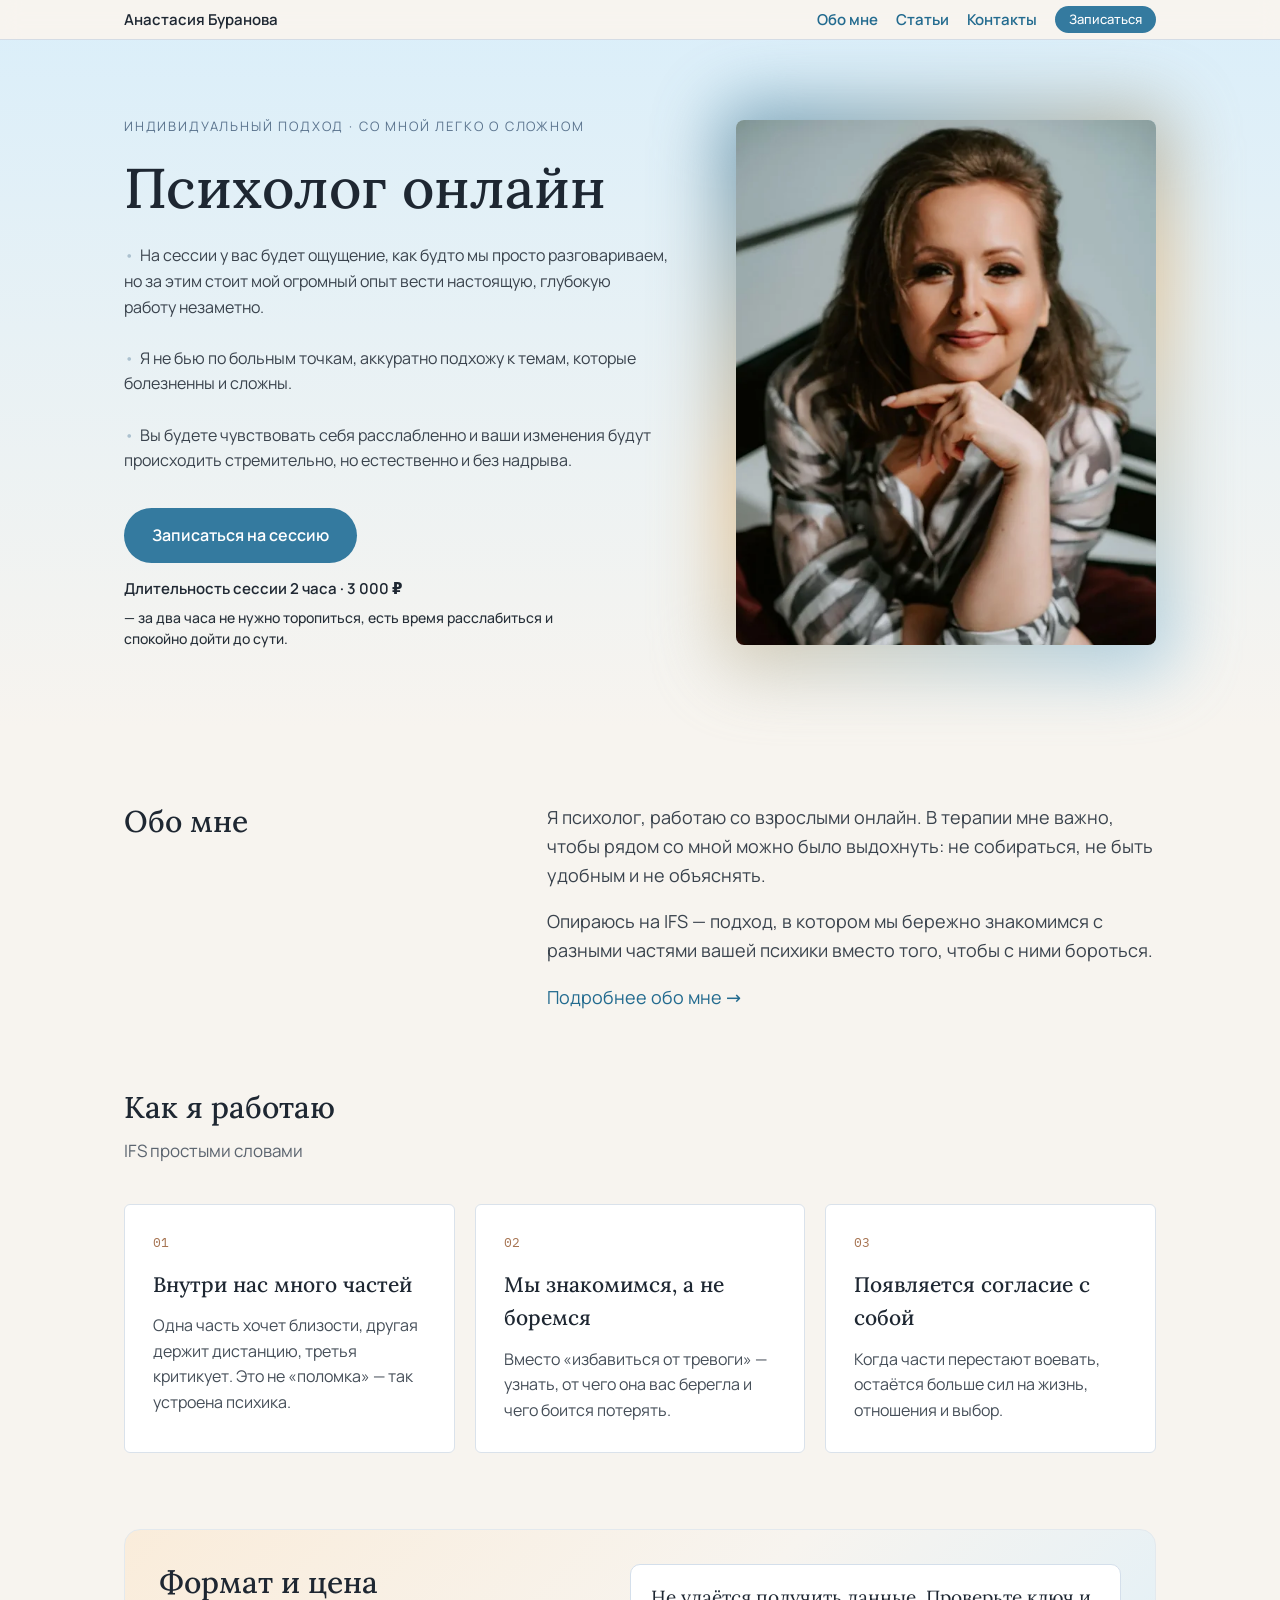
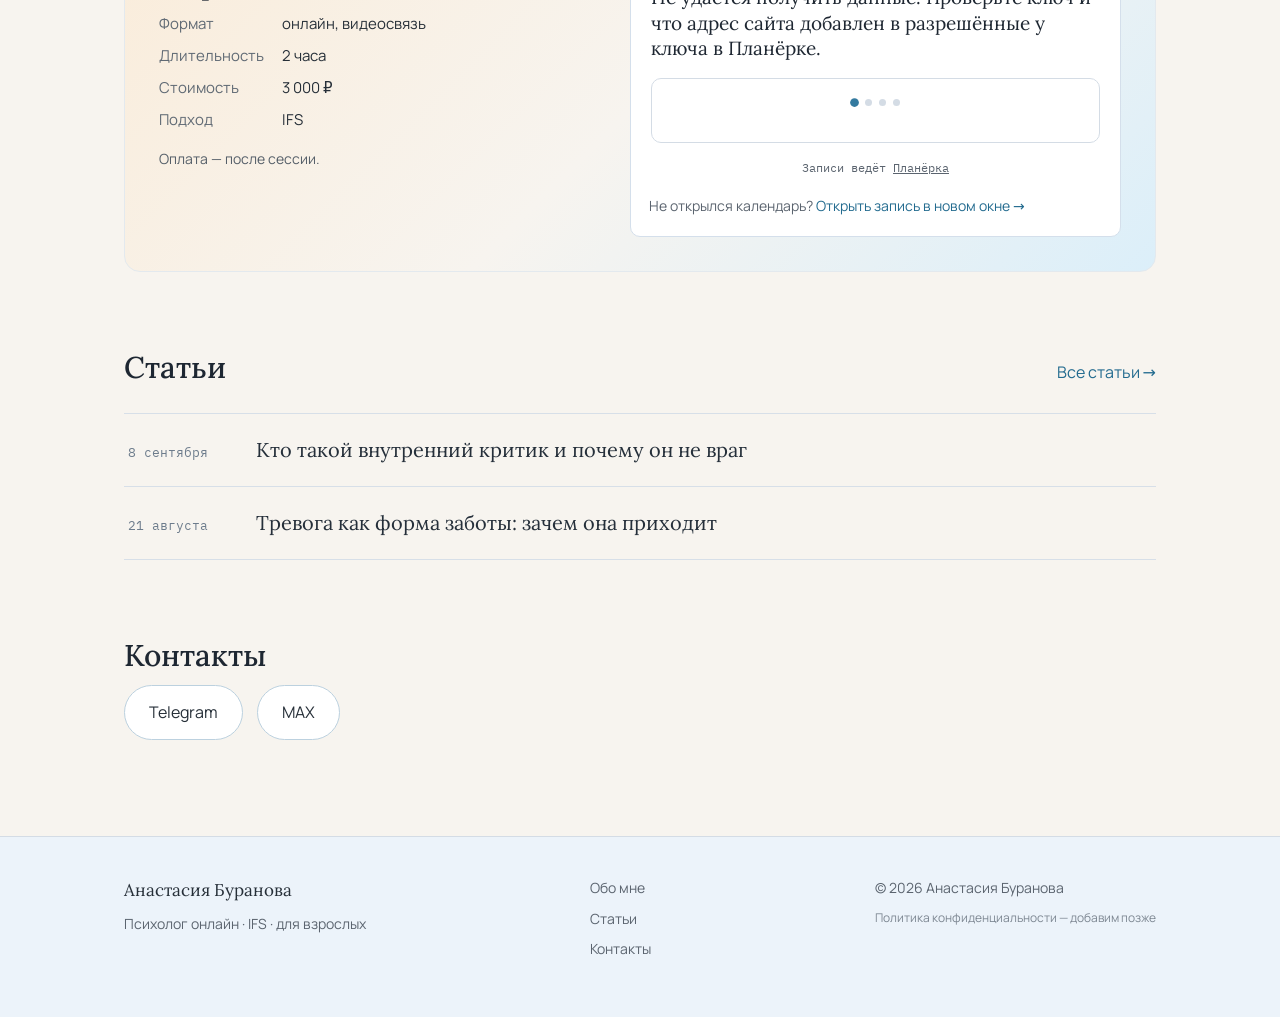
<file: index.html>
<!DOCTYPE html>
<html lang="ru">
<head>
<meta charset="utf-8">
<meta name="viewport" content="width=device-width, initial-scale=1">
<title>Психолог Анастасия Буранова — онлайн, IFS</title>
<meta name="description" content="Психолог Анастасия Буранова — онлайн-терапия для взрослых в подходе IFS. Мягко и без осуждения: тревога, внутренний критик, травма. Сессия 2 часа, 3 000 ₽.">
<link rel="canonical" href="https://buranova-psyholog.ru/">
<meta name="robots" content="index, follow">
<meta property="og:type" content="website">
<meta property="og:locale" content="ru_RU">
<meta property="og:site_name" content="Анастасия Буранова — психолог">
<meta property="og:title" content="Психолог Анастасия Буранова — онлайн, IFS">
<meta property="og:description" content="Психолог Анастасия Буранова — онлайн-терапия для взрослых в подходе IFS. Мягко и без осуждения: тревога, внутренний критик, травма. Сессия 2 часа, 3 000 ₽.">
<meta property="og:url" content="https://buranova-psyholog.ru/">
<meta property="og:image" content="https://buranova-psyholog.ru/assets/og-cover.jpg">
<meta property="og:image:width" content="1200">
<meta property="og:image:height" content="630">
<meta property="og:image:alt" content="Анастасия Буранова — психолог онлайн, метод IFS">
<meta name="twitter:card" content="summary_large_image">
<link rel="icon" href="favicon.svg" type="image/svg+xml">
<link rel="preload" href="assets/fonts/Manrope-400-cyrillic.woff2" as="font" type="font/woff2" crossorigin>
<link rel="preload" href="assets/fonts/Lora-400-cyrillic.woff2" as="font" type="font/woff2" crossorigin>
<link rel="stylesheet" href="assets/fonts.css?v=1">
<link rel="stylesheet" href="styles.css?v=13">
<script type="application/ld+json">{"@context":"https://schema.org","@type":"Person","name":"Анастасия Буранова","jobTitle":"Психолог","description":"Психолог онлайн для взрослых, подход IFS.","url":"https://buranova-psyholog.ru/","image":"https://buranova-psyholog.ru/assets/portrait.jpg","knowsLanguage":"ru","alumniOf":{"@type":"CollegeOrUniversity","name":"Московский институт психоанализа"},"hasCredential":{"@type":"EducationalOccupationalCredential","credentialCategory":"degree","name":"Магистратура «Психотерапия постстрессовых расстройств»","recognizedBy":{"@type":"CollegeOrUniversity","name":"Московский институт психоанализа"}},"sameAs":["https://t.me/PsyhologBuranova","https://max.ru/u/f9LHodD0cOL8QOpXr6cqd1ECvLcNhVSHtKZaXZWHkISdkemHGgjxb85lvxg"],"makesOffer":{"@type":"Offer","price":"3000","priceCurrency":"RUB","itemOffered":{"@type":"Service","name":"Онлайн-консультация психолога (IFS), 2 часа","serviceType":"Психологическая консультация"}}}</script>
  <!-- Yandex.Metrika counter -->
  <script type="text/javascript">
      (function(m,e,t,r,i,k,a){
          m[i]=m[i]||function(){(m[i].a=m[i].a||[]).push(arguments)};
          m[i].l=1*new Date();
          for (var j = 0; j < document.scripts.length; j++) {if (document.scripts[j].src === r) { return; }}
          k=e.createElement(t),a=e.getElementsByTagName(t)[0],k.async=1,k.src=r,a.parentNode.insertBefore(k,a)
      })(window, document,'script','https://mc.yandex.ru/metrika/tag.js?id=112844238', 'ym');

      ym(112844238, 'init', {ssr:true, webvisor:true, clickmap:true, ecommerce:"dataLayer", referrer: document.referrer, url: location.href, accurateTrackBounce:true, trackLinks:true});
  </script>
  <noscript><div><img src="https://mc.yandex.ru/watch/112844238" style="position:absolute; left:-9999px;" alt="" /></div></noscript>
  <!-- /Yandex.Metrika counter -->
<script type="application/ld+json">{"@context":"https://schema.org","@type":"Service","serviceType":"Психологическая консультация онлайн","name":"Онлайн-консультация психолога в подходе IFS","description":"Индивидуальные онлайн-консультации для взрослых в подходе IFS (терапия внутренних семейных систем): тревога, внутренний критик, стыд и вина, принятие себя.","url":"https://buranova-psyholog.ru/","image":"https://buranova-psyholog.ru/assets/og-cover.jpg","provider":{"@type":"Person","name":"Анастасия Буранова","url":"https://buranova-psyholog.ru/about.html"},"areaServed":{"@type":"Country","name":"Россия"},"availableChannel":{"@type":"ServiceChannel","serviceUrl":"https://buranova-psyholog.ru/contacts.html","availableLanguage":{"@type":"Language","name":"Russian","alternateName":"ru"}},"offers":{"@type":"Offer","price":"3000","priceCurrency":"RUB","availability":"https://schema.org/InStock","url":"https://buranova-psyholog.ru/#booking","description":"Сессия 2 часа, онлайн по видеосвязи. Оплата после сессии."}}</script>
</head>
<body>
<div class="page">
  <header class="site-header">
    <div class="bar">
      <a href="index.html" class="brand">Анастасия&nbsp;Буранова</a>
      <nav class="nav">
        <a href="about.html" class="nav-lnk">Обо мне</a>
        <a href="blog.html" class="nav-lnk">Статьи</a>
        <a href="contacts.html" class="nav-lnk">Контакты</a>
        <a href="index.html#booking" class="cta cta-sm">Записаться</a>
      </nav>
    </div>
  </header>
  <main>
    <section class="hero">
      <div class="hero-inner">
        <div class="hero-copy">
          <p class="eyebrow">индивидуальный подход · со мной легко о сложном</p>
          <h1 class="hero-h1">Психолог онлайн</h1>
          <div class="hero-lead">
            <p>На сессии у вас будет ощущение, как будто мы просто разговариваем, но за этим стоит мой огромный опыт вести настоящую, глубокую работу незаметно.</p>
            <p>Я не бью по больным точкам, аккуратно подхожу к темам, которые болезненны и сложны.</p>
            <p>Вы будете чувствовать себя расслабленно и ваши изменения будут происходить стремительно, но естественно и без надрыва.</p>
          </div>
          <div class="hero-cta">
            <a href="#booking" class="cta">Записаться на сессию</a>
            <span class="hero-price">
              <b>Длительность сессии 2 часа · 3 000 ₽</b>
              <span class="hero-price-sub">— за два часа не нужно торопиться, есть время расслабиться и спокойно дойти до сути.</span>
            </span>
          </div>
        </div>
        <div class="hero-photo">
          <picture>
            <source type="image/webp" srcset="assets/portrait-600.webp 600w, assets/portrait-900.webp 900w" sizes="(max-width:760px) 92vw, 420px">
            <img src="assets/portrait.jpg" alt="Анастасия Буранова, психолог" width="420" height="525" fetchpriority="high" decoding="async">
          </picture>
        </div>
      </div>
    </section>

    <section class="wrap sec">
      <div class="about-brief">
        <h2 class="h2">Обо мне</h2>
        <div class="about-brief-text">
          <p>Я психолог, работаю со взрослыми онлайн. В терапии мне важно, чтобы рядом со мной можно было выдохнуть: не собираться, не быть удобным и не объяснять.</p>
          <p>Опираюсь на IFS — подход, в котором мы бережно знакомимся с разными частями вашей психики вместо того, чтобы с ними бороться.</p>
          <p><a href="about.html" class="lnk">Подробнее обо мне →</a></p>
        </div>
      </div>
    </section>

    <section class="wrap sec">
      <h2 class="h2">Как я работаю</h2>
      <p class="sec-sub">IFS простыми словами</p>
      <div class="cards">
        <div class="card"><p class="mono num">01</p><h3 class="card-h">Внутри нас много частей</h3><p class="card-p">Одна часть хочет близости, другая держит дистанцию, третья критикует. Это не «поломка» — так устроена психика.</p></div>
        <div class="card"><p class="mono num">02</p><h3 class="card-h">Мы знакомимся, а не боремся</h3><p class="card-p">Вместо «избавиться от тревоги» — узнать, от чего она вас берегла и чего боится потерять.</p></div>
        <div class="card"><p class="mono num">03</p><h3 class="card-h">Появляется согласие с собой</h3><p class="card-p">Когда части перестают воевать, остаётся больше сил на жизнь, отношения и выбор.</p></div>
      </div>
    </section>

    <section id="booking" class="wrap sec">
      <div class="booking">
        <div class="booking-info">
          <h2 class="h2">Формат и цена</h2>
          <dl class="specs">
            <dt>Формат</dt><dd>онлайн, видеосвязь</dd>
            <dt>Длительность</dt><dd>2 часа</dd>
            <dt>Стоимость</dt><dd>3 000 ₽</dd>
            <dt>Подход</dt><dd>IFS</dd>
          </dl>
          <p class="note-soft">Оплата — после сессии.</p>
        </div>
        <div class="booking-col">
      <div class="booking-embed">
        <iframe src="zapis.html" title="Форма записи на сессию" loading="lazy" class="planerka-frame" style="height:340px;min-height:0" scrolling="no"></iframe>
        <p class="booking-fallback">Не открылся календарь? <a href="https://planerka.app/psyhologburanova/120min" target="_blank" rel="noopener" class="lnk">Открыть запись в новом окне →</a></p>
      </div></div>
      </div>
    </section>

    <section class="wrap sec">
      <div class="teaser-head">
        <h2 class="h2">Статьи</h2>
        <a href="blog.html" class="lnk">Все статьи →</a>
      </div>
      <ul class="teaser-list">
          <li class="teaser-item">
            <a href="blog-kto-takoy-vnutrenniy-kritik.html" class="row teaser-row">
              <span class="mono date">8 сентября</span>
              <span class="teaser-title">Кто такой внутренний критик и почему он не враг</span>
            </a>
          </li>
          <li class="teaser-item">
            <a href="blog-trevoga-kak-zabota.html" class="row teaser-row">
              <span class="mono date">21 августа</span>
              <span class="teaser-title">Тревога как форма заботы: зачем она приходит</span>
            </a>
          </li>
      </ul>
    </section>

    <section class="wrap sec sec-contacts-home">
      <h2 class="h2">Контакты</h2>
      <div class="pills">
        <a href="https://t.me/PsyhologBuranova" target="_blank" rel="noopener" class="pill">Telegram</a>
        <a href="https://max.ru/u/f9LHodD0cOL8QOpXr6cqd1ECvLcNhVSHtKZaXZWHkISdkemHGgjxb85lvxg" target="_blank" rel="noopener" class="pill">MAX</a>
      </div>
    </section>
  </main>
  <footer class="site-footer">
    <div class="foot">
      <div class="foot-col">
        <span class="foot-name">Анастасия Буранова</span>
        <span>Психолог онлайн · IFS · для взрослых</span>
      </div>
      <div class="foot-col">
        <a href="about.html">Обо мне</a>
        <a href="blog.html">Статьи</a>
        <a href="contacts.html">Контакты</a>
      </div>
      <div class="foot-col foot-legal">
        <span>© 2026 Анастасия Буранова</span>
        <span class="muted">Политика конфиденциальности — добавим позже</span>
      </div>
    </div>
  </footer>
</div>
<script>
// Подгоняем высоту окна записи точно под содержимое формы — без пустоты снизу.
(function () {
  var frame = document.querySelector(".planerka-frame");
  if (!frame) return;
  function fit(h) { if (h && h > 40) frame.style.height = (h + 2) + "px"; }
  // способ 1 — форма сама сообщает свою высоту
  window.addEventListener("message", function (e) {
    var d = e.data;
    if (d && d.__planerka && typeof d.height === "number") fit(d.height);
  });
  // способ 2 (запасной, тот же домен) — читаем высоту формы напрямую
  function poll() {
    try {
      var doc = frame.contentWindow && frame.contentWindow.document;
      if (doc && doc.body) fit(doc.body.scrollHeight);
    } catch (e) {}
  }
  frame.addEventListener("load", function () { poll(); setInterval(poll, 400); });
  setInterval(poll, 400);
})();
</script>
<script src="app.js" defer></script>
</body>
</html>
</file>
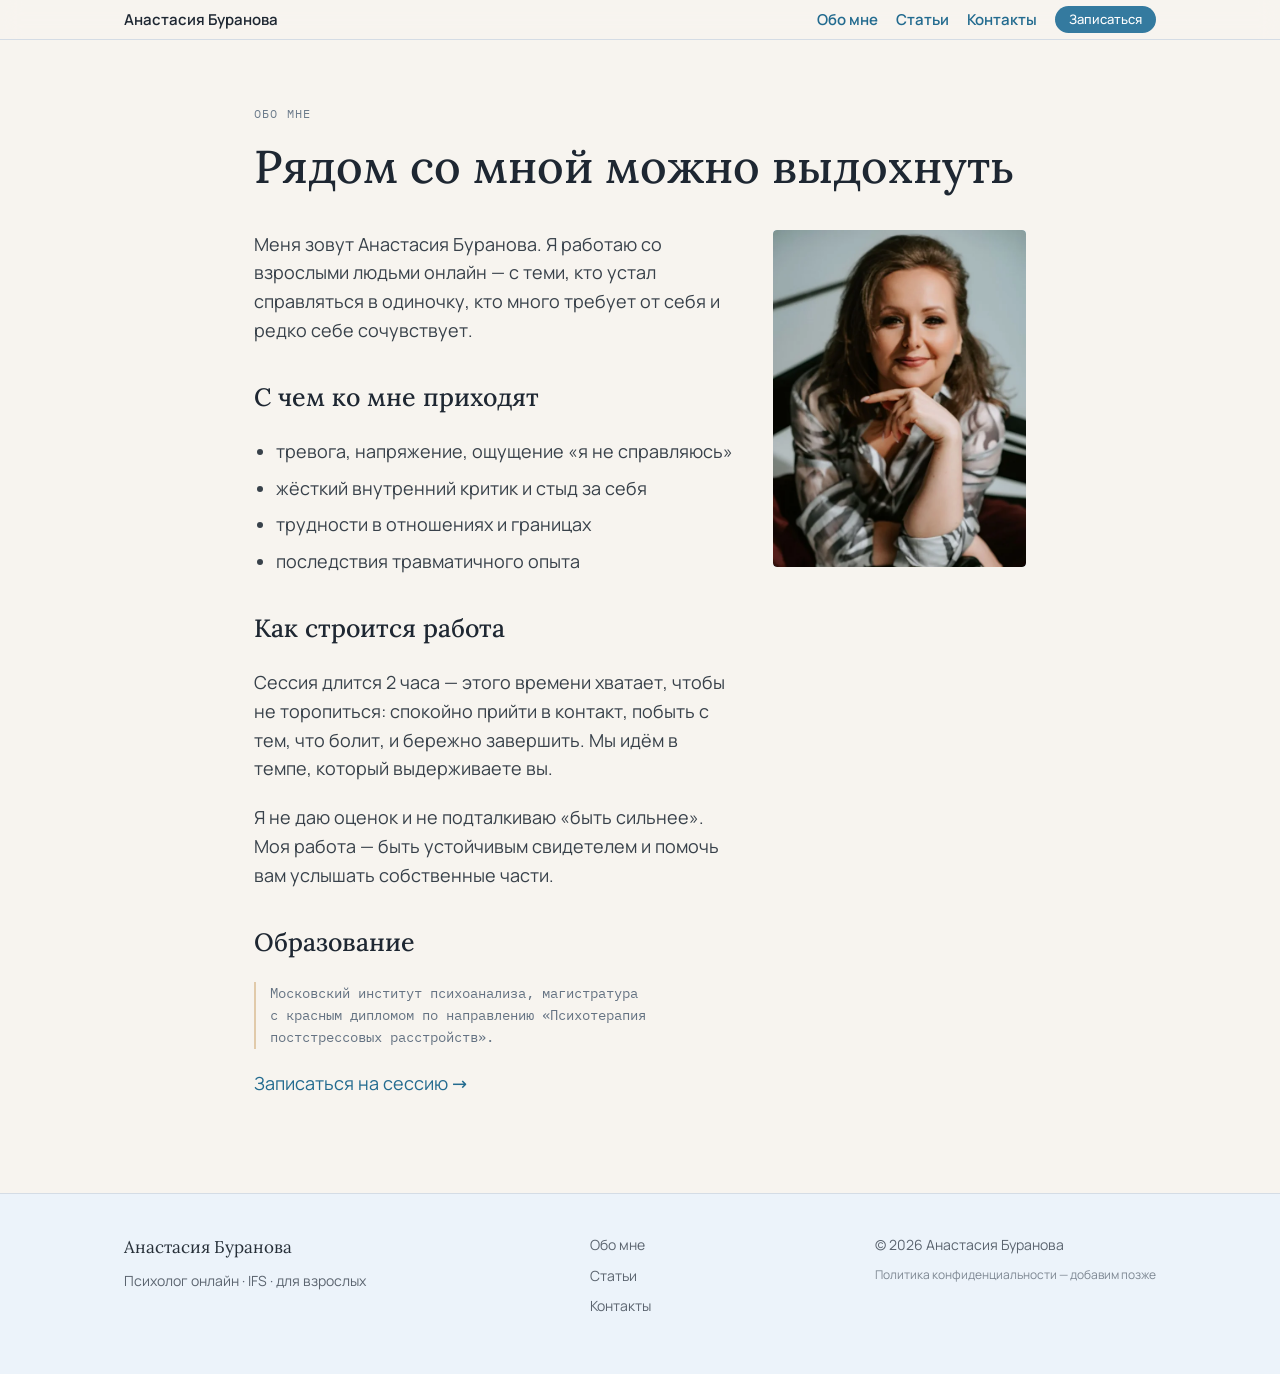
<file: about.html>
<!DOCTYPE html>
<html lang="ru">
<head>
<meta charset="utf-8">
<meta name="viewport" content="width=device-width, initial-scale=1">
<title>Обо мне — Анастасия Буранова, психолог</title>
<meta name="description" content="Анастасия Буранова, психолог онлайн. Работаю со взрослыми в подходе IFS — бережно, без оценок. Образование: Московский институт психоанализа.">
<link rel="canonical" href="https://buranova-psyholog.ru/about.html">
<meta name="robots" content="index, follow">
<meta property="og:type" content="website">
<meta property="og:locale" content="ru_RU">
<meta property="og:site_name" content="Анастасия Буранова — психолог">
<meta property="og:title" content="Обо мне — Анастасия Буранова, психолог">
<meta property="og:description" content="Анастасия Буранова, психолог онлайн. Работаю со взрослыми в подходе IFS — бережно, без оценок. Образование: Московский институт психоанализа.">
<meta property="og:url" content="https://buranova-psyholog.ru/about.html">
<meta property="og:image" content="https://buranova-psyholog.ru/assets/og-cover.jpg">
<meta property="og:image:width" content="1200">
<meta property="og:image:height" content="630">
<meta property="og:image:alt" content="Анастасия Буранова — психолог онлайн, метод IFS">
<meta name="twitter:card" content="summary_large_image">
<link rel="icon" href="favicon.svg" type="image/svg+xml">
<link rel="preload" href="assets/fonts/Manrope-400-cyrillic.woff2" as="font" type="font/woff2" crossorigin>
<link rel="preload" href="assets/fonts/Lora-400-cyrillic.woff2" as="font" type="font/woff2" crossorigin>
<link rel="stylesheet" href="assets/fonts.css?v=1">
<link rel="stylesheet" href="styles.css">

  <!-- Yandex.Metrika counter -->
  <script type="text/javascript">
      (function(m,e,t,r,i,k,a){
          m[i]=m[i]||function(){(m[i].a=m[i].a||[]).push(arguments)};
          m[i].l=1*new Date();
          for (var j = 0; j < document.scripts.length; j++) {if (document.scripts[j].src === r) { return; }}
          k=e.createElement(t),a=e.getElementsByTagName(t)[0],k.async=1,k.src=r,a.parentNode.insertBefore(k,a)
      })(window, document,'script','https://mc.yandex.ru/metrika/tag.js?id=112844238', 'ym');

      ym(112844238, 'init', {ssr:true, webvisor:true, clickmap:true, ecommerce:"dataLayer", referrer: document.referrer, url: location.href, accurateTrackBounce:true, trackLinks:true});
  </script>
  <noscript><div><img src="https://mc.yandex.ru/watch/112844238" style="position:absolute; left:-9999px;" alt="" /></div></noscript>
  <!-- /Yandex.Metrika counter -->
</head>
<body>
<div class="page">
  <header class="site-header">
    <div class="bar">
      <a href="index.html" class="brand">Анастасия&nbsp;Буранова</a>
      <nav class="nav">
        <a href="about.html" class="nav-lnk">Обо мне</a>
        <a href="blog.html" class="nav-lnk">Статьи</a>
        <a href="contacts.html" class="nav-lnk">Контакты</a>
        <a href="index.html#booking" class="cta cta-sm">Записаться</a>
      </nav>
    </div>
  </header>
  <main class="narrow">
    <p class="mono kicker">ОБО МНЕ</p>
    <h1 class="page-h1">Рядом со мной можно выдохнуть</h1>
    <div class="about-grid">
      <div class="about-body">
        <p>Меня зовут Анастасия Буранова. Я работаю со взрослыми людьми онлайн — с теми, кто устал справляться в одиночку, кто много требует от себя и редко себе сочувствует.</p>
        <h2 class="h2-sm">С чем ко мне приходят</h2>
        <ul class="dash-list">
          <li>тревога, напряжение, ощущение «я не справляюсь»</li>
          <li>жёсткий внутренний критик и стыд за себя</li>
          <li>трудности в отношениях и границах</li>
          <li>последствия травматичного опыта</li>
        </ul>
        <h2 class="h2-sm">Как строится работа</h2>
        <p>Сессия длится 2 часа — этого времени хватает, чтобы не торопиться: спокойно прийти в контакт, побыть с тем, что болит, и бережно завершить. Мы идём в темпе, который выдерживаете вы.</p>
        <p>Я не даю оценок и не подталкиваю «быть сильнее». Моя работа — быть устойчивым свидетелем и помочь вам услышать собственные части.</p>
        <h2 class="h2-sm">Образование</h2>
        <p class="edu-note">Московский институт психоанализа, магистратура с красным дипломом по направлению «Психотерапия постстрессовых расстройств».</p>
        <p><a href="index.html#booking" class="lnk">Записаться на сессию →</a></p>
      </div>
      <picture class="about-photo">
        <source type="image/webp" srcset="assets/portrait-600.webp 600w, assets/portrait-900.webp 900w" sizes="(max-width:700px) 60vw, 300px">
        <img src="assets/portrait.jpg" alt="Анастасия Буранова, психолог" width="300" height="400" loading="lazy" decoding="async">
      </picture>
    </div>
  </main>
  <footer class="site-footer">
    <div class="foot">
      <div class="foot-col">
        <span class="foot-name">Анастасия Буранова</span>
        <span>Психолог онлайн · IFS · для взрослых</span>
      </div>
      <div class="foot-col">
        <a href="about.html">Обо мне</a>
        <a href="blog.html">Статьи</a>
        <a href="contacts.html">Контакты</a>
      </div>
      <div class="foot-col foot-legal">
        <span>© 2026 Анастасия Буранова</span>
        <span class="muted">Политика конфиденциальности — добавим позже</span>
      </div>
    </div>
  </footer>
</div>
<script src="app.js" defer></script>
</body>
</html>
</file>
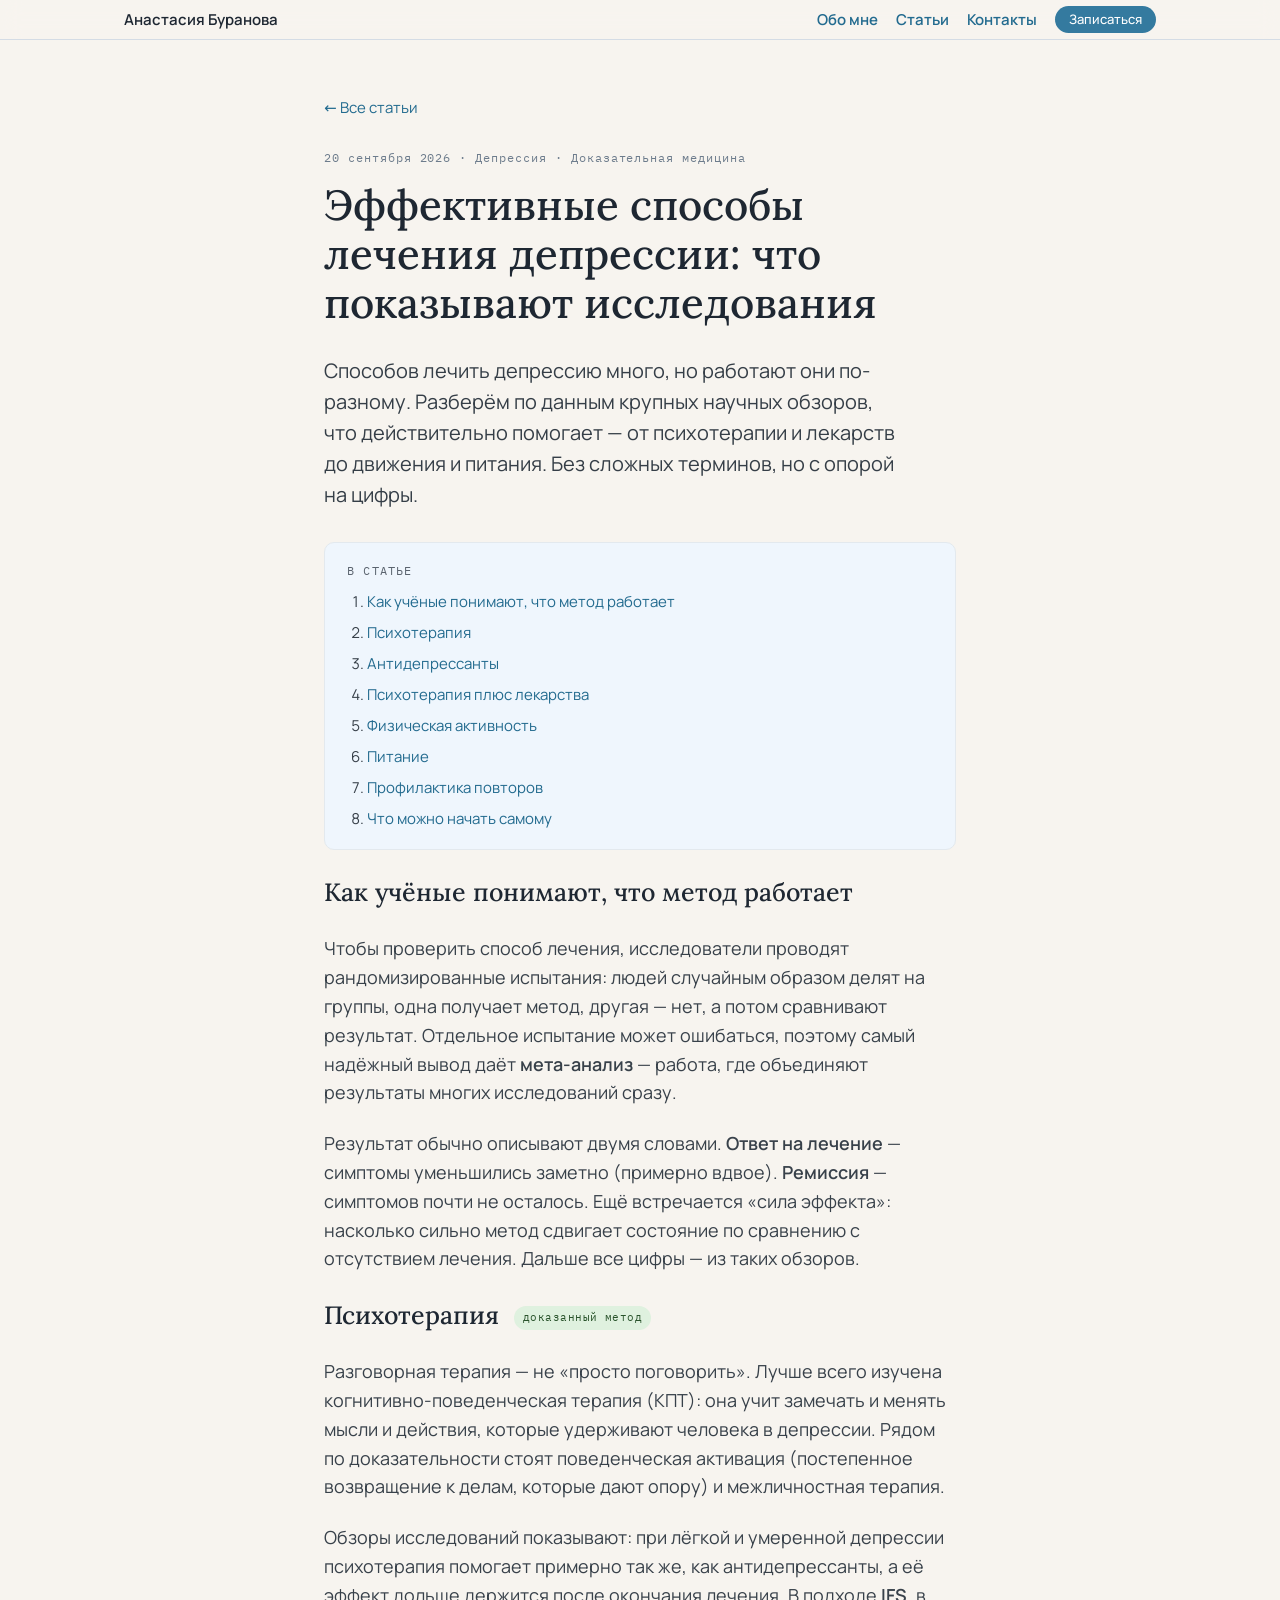
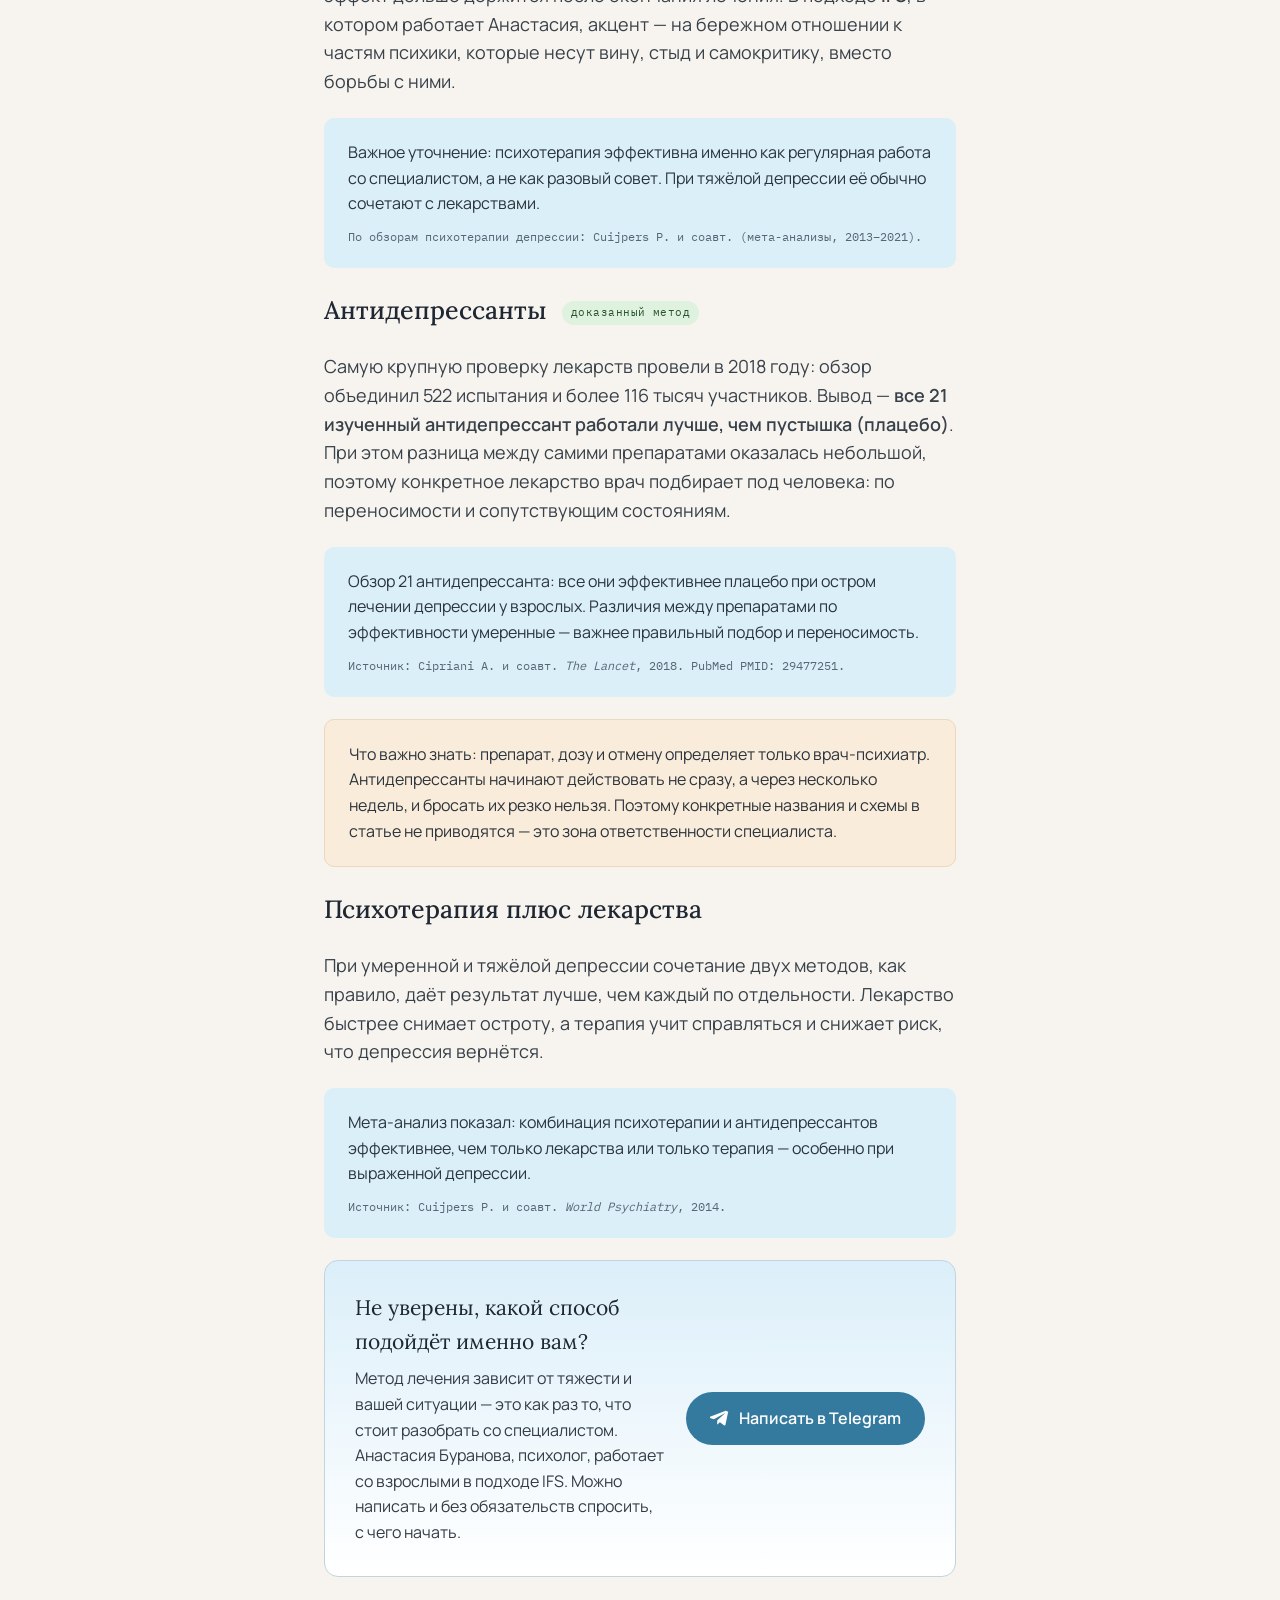
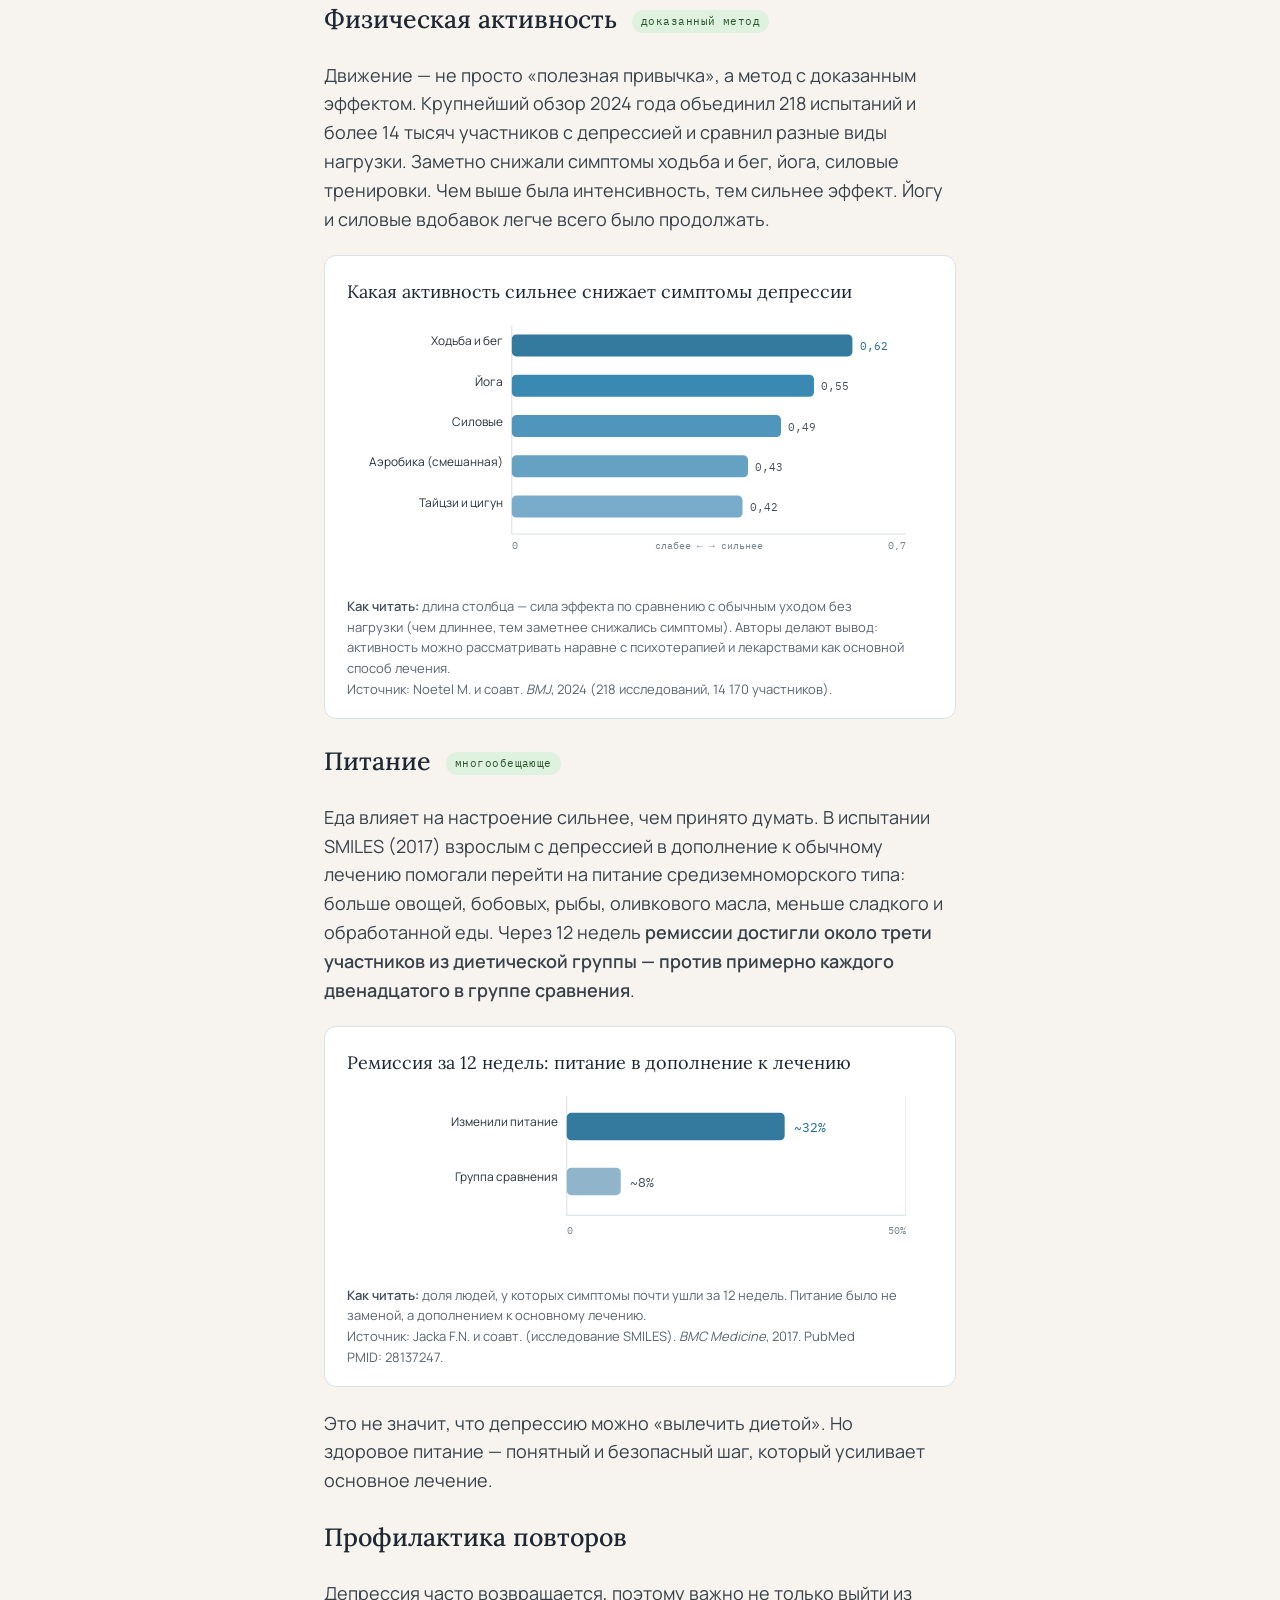
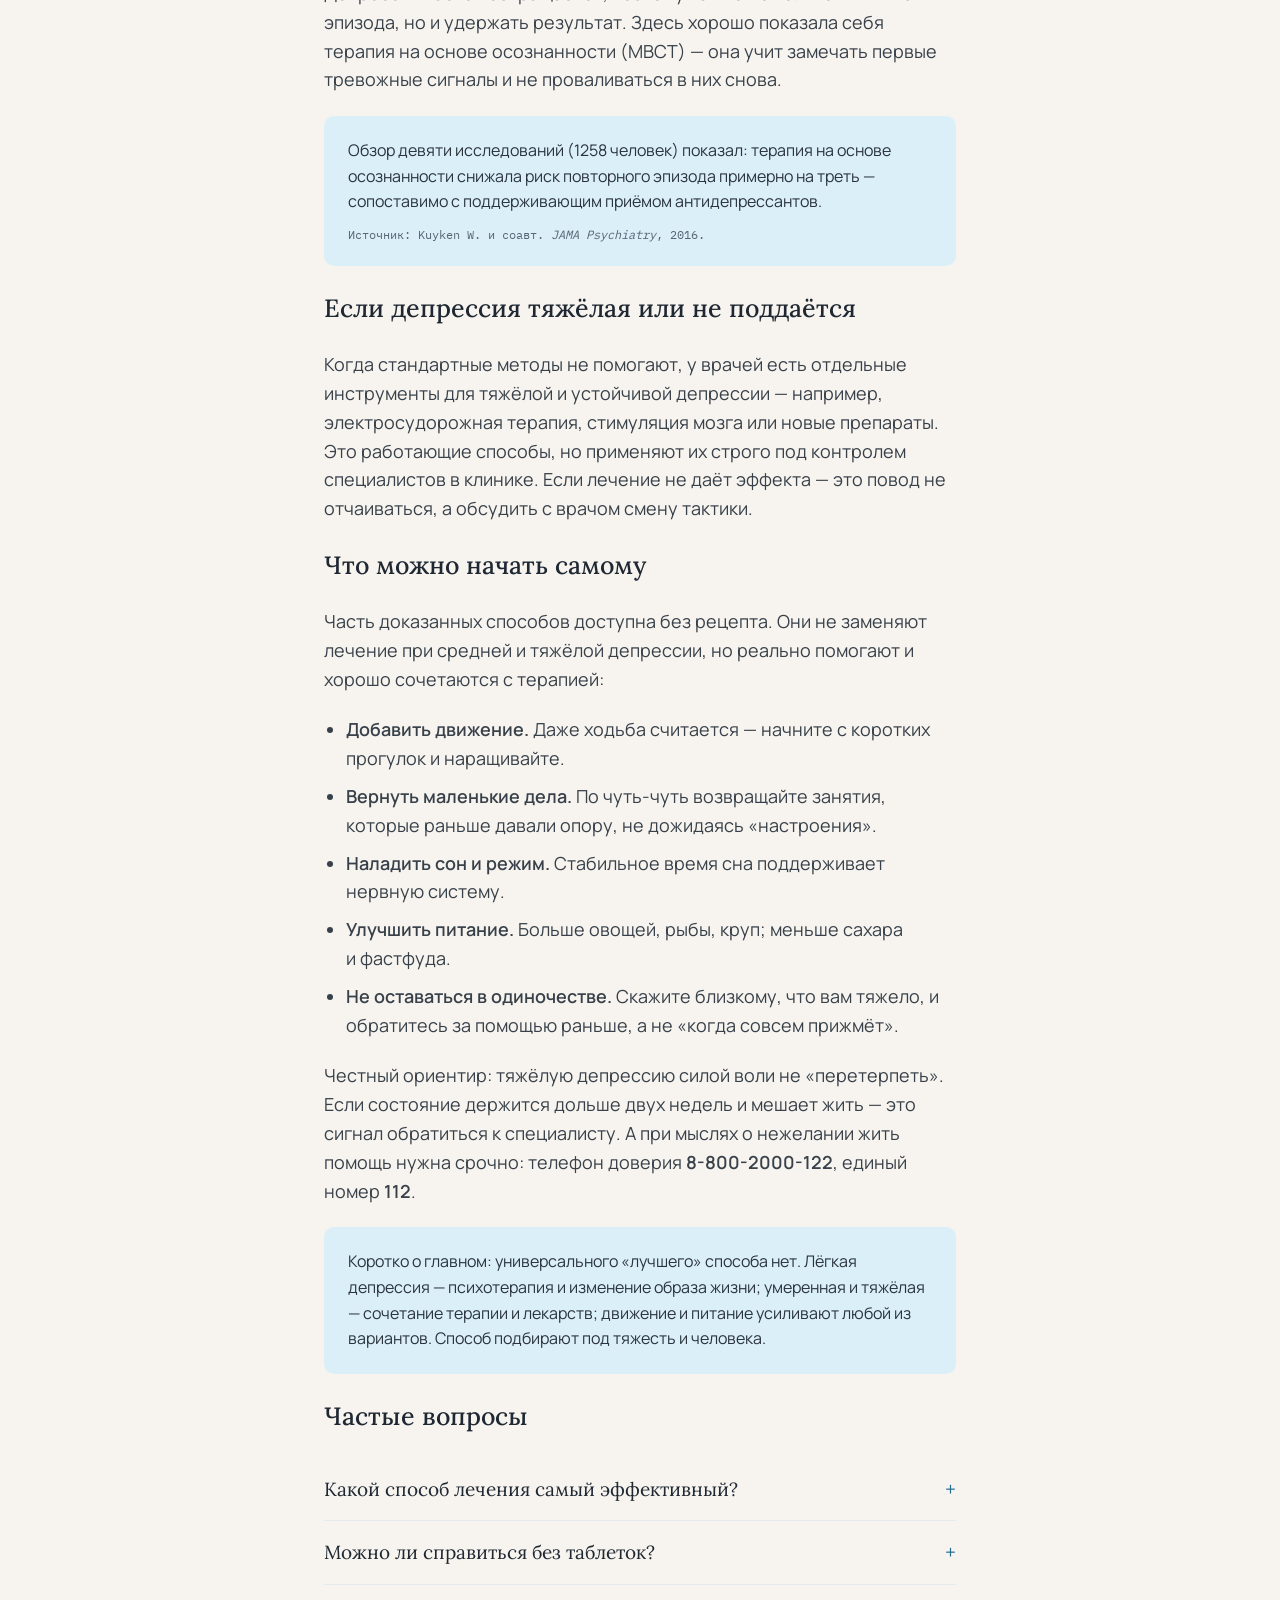
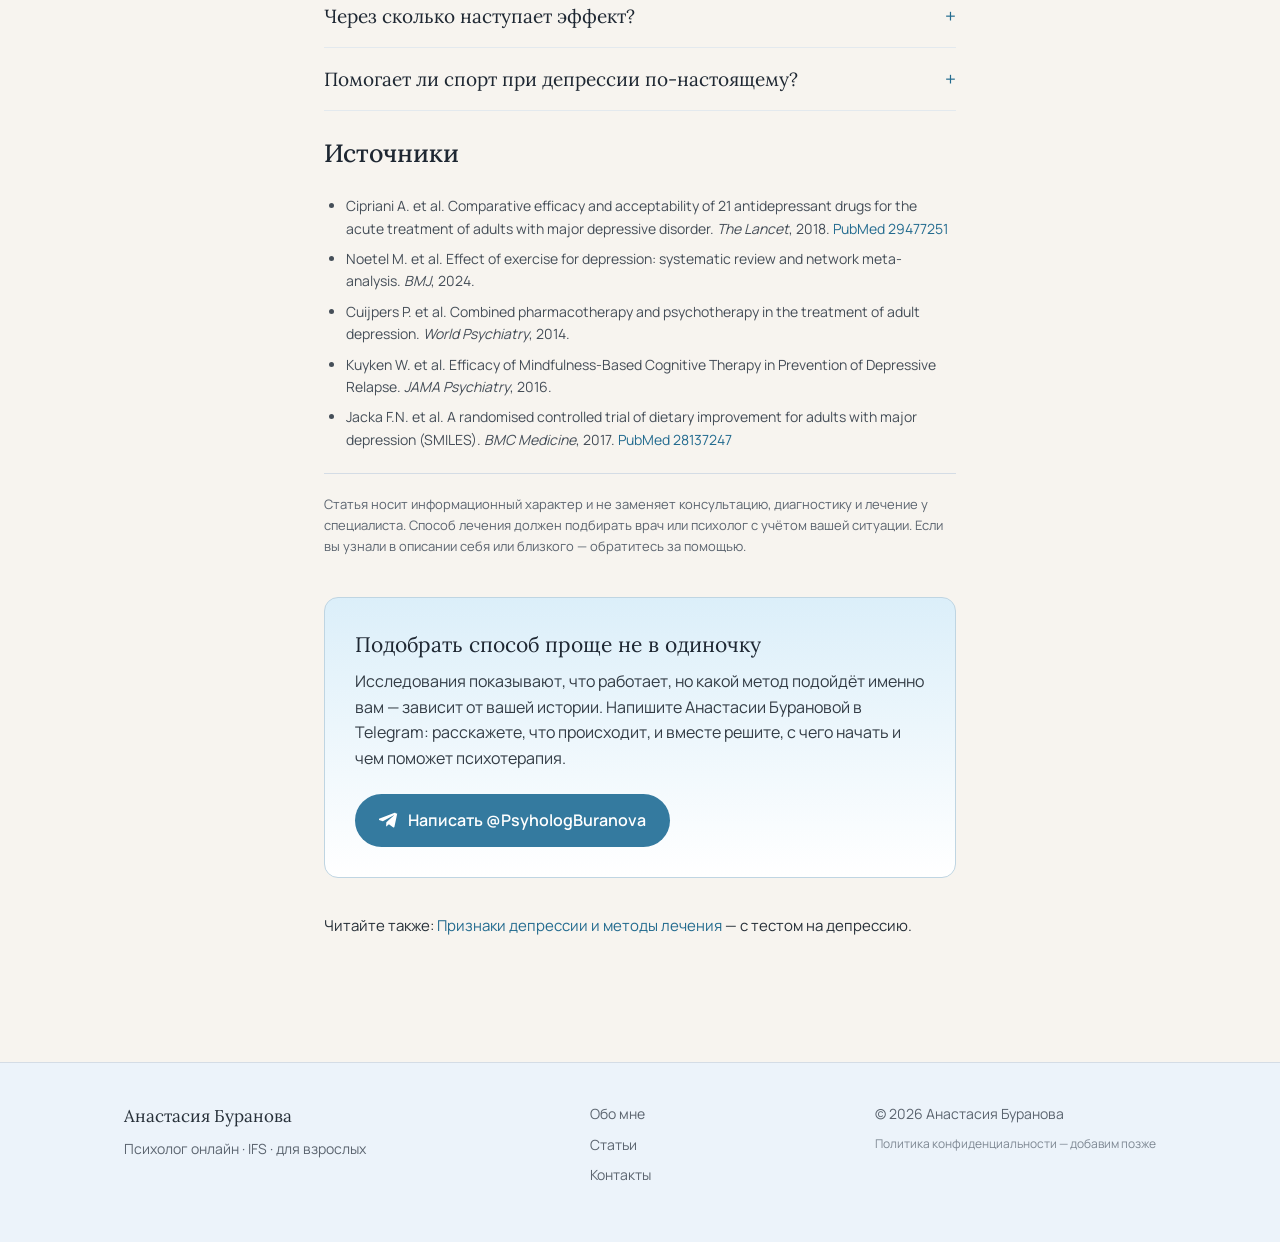
<file: blog-effektivnye-sposoby-lecheniya-depressii.html>
<!DOCTYPE html>
<html lang="ru">
<head>
<meta charset="utf-8">
<meta name="viewport" content="width=device-width, initial-scale=1">
<title>Эффективные способы лечения депрессии: что показывают исследования — Анастасия Буранова</title>
<meta name="description" content="Какие методы лечения депрессии действительно работают — по данным крупных исследований из PubMed. Психотерапия, антидепрессанты, физическая активность, питание и профилактика рецидивов простым языком.">
<link rel="canonical" href="https://buranova-psyholog.ru/blog-effektivnye-sposoby-lecheniya-depressii.html">
<meta name="robots" content="index, follow">
<meta property="og:type" content="article">
<meta property="og:locale" content="ru_RU">
<meta property="og:site_name" content="Анастасия Буранова — психолог">
<meta property="og:title" content="Эффективные способы лечения депрессии: что показывают исследования">
<meta property="og:description" content="Обзор доказанных методов лечения депрессии по крупным научным исследованиям — простым языком.">
<meta property="og:url" content="https://buranova-psyholog.ru/blog-effektivnye-sposoby-lecheniya-depressii.html">
<meta property="og:image" content="https://buranova-psyholog.ru/assets/og-cover.jpg">
<meta property="og:image:width" content="1200">
<meta property="og:image:height" content="630">
<meta property="og:image:alt" content="Анастасия Буранова — психолог онлайн, метод IFS">
<meta name="twitter:card" content="summary_large_image">
<link rel="icon" href="favicon.svg" type="image/svg+xml">
<link rel="preload" href="assets/fonts/Manrope-400-cyrillic.woff2" as="font" type="font/woff2" crossorigin>
<link rel="preload" href="assets/fonts/Lora-400-cyrillic.woff2" as="font" type="font/woff2" crossorigin>
<link rel="stylesheet" href="assets/fonts.css?v=1">
<link rel="stylesheet" href="styles.css">
<script type="application/ld+json">{"@context":"https://schema.org","@type":"BlogPosting","headline":"Эффективные способы лечения депрессии: что показывают исследования","description":"Обзор доказанных методов лечения депрессии по крупным научным исследованиям — простым языком.","datePublished":"2026-09-20","dateModified":"2026-09-20","inLanguage":"ru","keywords":"способы лечения депрессии, методы лечения депрессии, эффективное лечение депрессии, как лечить депрессию, антидепрессанты, психотерапия","image":"https://buranova-psyholog.ru/assets/portrait.jpg","author":{"@type":"Person","name":"Анастасия Буранова","jobTitle":"Психолог","url":"https://buranova-psyholog.ru/about.html"},"publisher":{"@type":"Person","name":"Анастасия Буранова"},"mainEntityOfPage":"https://buranova-psyholog.ru/blog-effektivnye-sposoby-lecheniya-depressii.html"}</script>
<script type="application/ld+json">{"@context":"https://schema.org","@type":"FAQPage","mainEntity":[{"@type":"Question","name":"Какой способ лечения депрессии самый эффективный?","acceptedAnswer":{"@type":"Answer","text":"Единого «самого лучшего» способа нет. При лёгкой и умеренной депрессии хорошо работает психотерапия, при умеренной и тяжёлой — сочетание психотерапии и антидепрессантов. Метод подбирают под тяжесть состояния."}},{"@type":"Question","name":"Можно ли вылечить депрессию без таблеток?","acceptedAnswer":{"@type":"Answer","text":"При лёгкой и умеренной депрессии часто достаточно психотерапии, регулярной физической активности и изменения образа жизни. При тяжёлой форме обычно нужны лекарства, которые назначает врач."}},{"@type":"Question","name":"Через сколько времени наступает эффект от лечения?","acceptedAnswer":{"@type":"Answer","text":"Первые улучшения от психотерапии и антидепрессантов обычно появляются через несколько недель. Полный курс занимает месяцы; при физической активности и питании эффект тоже накапливается постепенно."}}]}</script>
<style>
.art-body h3.art-h3{font-family:Lora,Georgia,serif;font-weight:500;font-size:20px;margin:6px 0 -6px;color:var(--ink-strong)}
.art-body ul.art-ul{margin:0;padding-left:22px;display:flex;flex-direction:column;gap:9px}
.art-body ul.art-ul li{text-wrap:pretty}
.callout{background:var(--sky);border-radius:10px;padding:22px 24px;font-size:16px;color:oklch(0.32 0.02 250)}
.callout .src{display:block;margin-top:10px;font-family:'IBM Plex Mono',monospace;font-size:12px;color:oklch(0.5 0.03 250)}
.callout.warm{background:var(--sand);border:1px solid oklch(0.89 0.04 75)}
.stat-cards{display:grid;grid-template-columns:repeat(auto-fit,minmax(150px,1fr));gap:14px}
.stat-card{background:#fff;border:1px solid oklch(0.91 0.015 250);border-radius:10px;padding:20px}
.stat-num{font-family:Lora,Georgia,serif;font-weight:600;font-size:30px;line-height:1;color:var(--accent-ink)}
.stat-label{margin-top:10px;font-size:14px;color:var(--muted2);line-height:1.4}
figure.fig{margin:0;background:#fff;border:1px solid oklch(0.91 0.015 250);border-radius:12px;padding:22px 22px 18px}
figure.fig svg{width:100%;height:auto;display:block}
figure.fig figcaption{margin-top:14px;font-size:13px;color:var(--muted);text-wrap:pretty}
figure.fig figcaption b{color:var(--muted2);font-weight:600}
.chart-title{font-family:Lora,Georgia,serif;font-size:18px;color:var(--ink-strong);margin:0 0 16px}
.vtable{width:100%;border-collapse:collapse;font-size:15px;overflow:hidden;border-radius:10px;border:1px solid var(--line)}
.vtable th,.vtable td{text-align:left;padding:13px 16px;border-bottom:1px solid var(--line-soft);vertical-align:top}
.vtable th{background:var(--sky);font-family:Manrope;font-weight:600;color:var(--ink-strong);font-size:14px}
.vtable td:first-child{font-weight:600;color:var(--ink-strong)}
.vtable tr:last-child td{border-bottom:0}
.tg-cta{background:linear-gradient(180deg,var(--sky),#fff);border:1px solid oklch(0.86 0.03 235);border-radius:14px;padding:clamp(22px,3vw,30px);display:flex;gap:22px;align-items:center;flex-wrap:wrap}
.tg-cta .tg-body{flex:1 1 300px;min-width:0}
.tg-cta .tg-h{font-family:Lora,Georgia,serif;font-size:21px;color:var(--ink-strong);margin:0 0 8px;text-wrap:pretty}
.tg-cta .tg-p{margin:0;font-size:16px;color:oklch(0.35 0.02 250);text-wrap:pretty}
.tg-btn{display:inline-flex;align-items:center;gap:9px;background:var(--accent);color:#fff;padding:14px 24px;border-radius:999px;font-weight:600;font-size:16px;white-space:nowrap}
.tg-btn:hover{background:var(--accent-hover);color:#fff;text-decoration:none}
.tg-btn svg{width:20px;height:20px;flex:none}
.src-list{margin:0;padding-left:22px;font-size:14px;color:var(--muted2);display:flex;flex-direction:column;gap:8px}
.src-list a{color:var(--accent-ink)}
.disclaimer{font-size:13px;color:var(--muted);border-top:1px solid var(--line);padding-top:20px;text-wrap:pretty}
.faq details{border-bottom:1px solid var(--line-soft);padding:4px 0}
.faq summary{cursor:pointer;font-family:Lora,Georgia,serif;font-size:19px;color:var(--ink-strong);padding:12px 0;list-style:none}
.faq summary::-webkit-details-marker{display:none}
.faq summary::after{content:'+';float:right;color:var(--accent-ink);font-family:Manrope}
.faq details[open] summary::after{content:'–'}
.faq .faq-a{font-size:16px;color:var(--muted2);padding:0 0 14px;margin:0;text-wrap:pretty}
.toc{background:oklch(0.97 0.012 250);border:1px solid var(--line-soft);border-radius:10px;padding:18px 22px}
.toc p{margin:0 0 10px;font-family:'IBM Plex Mono',monospace;font-size:12px;letter-spacing:.1em;color:var(--muted);text-transform:uppercase}
.toc ol{margin:0;padding-left:20px;display:flex;flex-direction:column;gap:7px;font-size:15px}
.method-badge{display:inline-block;font-family:'IBM Plex Mono',monospace;font-size:11px;letter-spacing:.04em;padding:3px 9px;border-radius:999px;background:oklch(0.94 0.03 145);color:oklch(0.4 0.08 145);margin-left:8px;vertical-align:middle}
</style>
  <!-- Yandex.Metrika counter -->
  <script type="text/javascript">
      (function(m,e,t,r,i,k,a){
          m[i]=m[i]||function(){(m[i].a=m[i].a||[]).push(arguments)};
          m[i].l=1*new Date();
          for (var j = 0; j < document.scripts.length; j++) {if (document.scripts[j].src === r) { return; }}
          k=e.createElement(t),a=e.getElementsByTagName(t)[0],k.async=1,k.src=r,a.parentNode.insertBefore(k,a)
      })(window, document,'script','https://mc.yandex.ru/metrika/tag.js?id=112844238', 'ym');

      ym(112844238, 'init', {ssr:true, webvisor:true, clickmap:true, ecommerce:"dataLayer", referrer: document.referrer, url: location.href, accurateTrackBounce:true, trackLinks:true});
  </script>
  <noscript><div><img src="https://mc.yandex.ru/watch/112844238" style="position:absolute; left:-9999px;" alt="" /></div></noscript>
  <!-- /Yandex.Metrika counter -->
</head>
<body>
<div class="page">
  <header class="site-header">
    <div class="bar">
      <a href="index.html" class="brand">Анастасия&nbsp;Буранова</a>
      <nav class="nav">
        <a href="about.html" class="nav-lnk">Обо мне</a>
        <a href="blog.html" class="nav-lnk">Статьи</a>
        <a href="contacts.html" class="nav-lnk">Контакты</a>
        <a href="index.html#booking" class="cta cta-sm">Записаться</a>
      </nav>
    </div>
  </header>
  <main class="narrow article">
    <p class="art-back"><a href="blog.html" class="lnk">← Все статьи</a></p>
    <p class="mono art-meta">20 сентября 2026 · Депрессия · Доказательная медицина</p>
    <h1 class="art-h1">Эффективные способы лечения депрессии: что показывают исследования</h1>
    <p class="art-lead">Способов лечить депрессию много, но работают они по-разному. Разберём по данным крупных научных обзоров, что действительно помогает — от психотерапии и лекарств до движения и питания. Без сложных терминов, но с опорой на цифры.</p>
    <div class="art-body">

      <div class="toc">
        <p>В статье</p>
        <ol>
          <li><a class="lnk" href="#kak-znaem">Как учёные понимают, что метод работает</a></li>
          <li><a class="lnk" href="#psiho">Психотерапия</a></li>
          <li><a class="lnk" href="#lekarstva">Антидепрессанты</a></li>
          <li><a class="lnk" href="#kombinacia">Психотерапия плюс лекарства</a></li>
          <li><a class="lnk" href="#sport">Физическая активность</a></li>
          <li><a class="lnk" href="#pitanie">Питание</a></li>
          <li><a class="lnk" href="#recidiv">Профилактика повторов</a></li>
          <li><a class="lnk" href="#sam">Что можно начать самому</a></li>
        </ol>
      </div>

      <!-- методология -->
      <h2 class="art-h2" id="kak-znaem">Как учёные понимают, что метод работает</h2>
      <p>Чтобы проверить способ лечения, исследователи проводят рандомизированные испытания: людей случайным образом делят на группы, одна получает метод, другая — нет, а потом сравнивают результат. Отдельное испытание может ошибаться, поэтому самый надёжный вывод даёт <b>мета-анализ</b> — работа, где объединяют результаты многих исследований сразу.</p>
      <p>Результат обычно описывают двумя словами. <b>Ответ на лечение</b> — симптомы уменьшились заметно (примерно вдвое). <b>Ремиссия</b> — симптомов почти не осталось. Ещё встречается «сила эффекта»: насколько сильно метод сдвигает состояние по сравнению с отсутствием лечения. Дальше все цифры — из таких обзоров.</p>

      <!-- психотерапия -->
      <h2 class="art-h2" id="psiho">Психотерапия <span class="method-badge">доказанный метод</span></h2>
      <p>Разговорная терапия — не «просто поговорить». Лучше всего изучена когнитивно-поведенческая терапия (КПТ): она учит замечать и менять мысли и действия, которые удерживают человека в депрессии. Рядом по доказательности стоят поведенческая активация (постепенное возвращение к делам, которые дают опору) и межличностная терапия.</p>
      <p>Обзоры исследований показывают: при лёгкой и умеренной депрессии психотерапия помогает примерно так же, как антидепрессанты, а её эффект дольше держится после окончания лечения. В подходе <b>IFS</b>, в котором работает Анастасия, акцент — на бережном отношении к частям психики, которые несут вину, стыд и самокритику, вместо борьбы с ними.</p>
      <div class="callout">Важное уточнение: психотерапия эффективна именно как регулярная работа со специалистом, а не как разовый совет. При тяжёлой депрессии её обычно сочетают с лекарствами.
        <span class="src">По обзорам психотерапии депрессии: Cuijpers P. и соавт. (мета-анализы, 2013–2021).</span>
      </div>

      <!-- лекарства -->
      <h2 class="art-h2" id="lekarstva">Антидепрессанты <span class="method-badge">доказанный метод</span></h2>
      <p>Самую крупную проверку лекарств провели в 2018 году: обзор объединил 522 испытания и более 116 тысяч участников. Вывод — <b>все 21 изученный антидепрессант работали лучше, чем пустышка (плацебо)</b>. При этом разница между самими препаратами оказалась небольшой, поэтому конкретное лекарство врач подбирает под человека: по переносимости и сопутствующим состояниям.</p>
      <div class="callout">Обзор 21 антидепрессанта: все они эффективнее плацебо при остром лечении депрессии у взрослых. Различия между препаратами по эффективности умеренные — важнее правильный подбор и переносимость.
        <span class="src">Источник: Cipriani A. и соавт. <i>The Lancet</i>, 2018. PubMed PMID: 29477251.</span>
      </div>
      <div class="callout warm">Что важно знать: препарат, дозу и отмену определяет только врач-психиатр. Антидепрессанты начинают действовать не сразу, а через несколько недель, и бросать их резко нельзя. Поэтому конкретные названия и схемы в статье не приводятся — это зона ответственности специалиста.</div>

      <!-- комбинация -->
      <h2 class="art-h2" id="kombinacia">Психотерапия плюс лекарства</h2>
      <p>При умеренной и тяжёлой депрессии сочетание двух методов, как правило, даёт результат лучше, чем каждый по отдельности. Лекарство быстрее снимает остроту, а терапия учит справляться и снижает риск, что депрессия вернётся.</p>
      <div class="callout">Мета-анализ показал: комбинация психотерапии и антидепрессантов эффективнее, чем только лекарства или только терапия — особенно при выраженной депрессии.
        <span class="src">Источник: Cuijpers P. и соавт. <i>World Psychiatry</i>, 2014.</span>
      </div>

      <!-- TG-блок №1 (середина) -->
      <div class="tg-cta">
        <div class="tg-body">
          <p class="tg-h">Не уверены, какой способ подойдёт именно вам?</p>
          <p class="tg-p">Метод лечения зависит от тяжести и вашей ситуации — это как раз то, что стоит разобрать со специалистом. Анастасия Буранова, психолог, работает со взрослыми в подходе IFS. Можно написать и без обязательств спросить, с чего начать.</p>
        </div>
        <a href="https://t.me/PsyhologBuranova" target="_blank" rel="noopener" class="tg-btn"><svg viewBox="0 0 24 24" fill="currentColor" aria-hidden="true"><path d="M21.9 4.3 18.6 19.8c-.2 1.1-.9 1.3-1.8.8l-4.9-3.6-2.4 2.3c-.3.3-.5.5-1 .5l.3-5 9-8.1c.4-.3-.1-.5-.6-.2L4.6 13.5l-4.8-1.5c-1-.3-1-1 .2-1.5l18.8-7.2c.9-.3 1.6.2 1.3 1z"/></svg>Написать в Telegram</a>
      </div>

      <!-- спорт -->
      <h2 class="art-h2" id="sport">Физическая активность <span class="method-badge">доказанный метод</span></h2>
      <p>Движение — не просто «полезная привычка», а метод с доказанным эффектом. Крупнейший обзор 2024 года объединил 218 испытаний и более 14 тысяч участников с депрессией и сравнил разные виды нагрузки. Заметно снижали симптомы ходьба и бег, йога, силовые тренировки. Чем выше была интенсивность, тем сильнее эффект. Йогу и силовые вдобавок легче всего было продолжать.</p>

      <figure class="fig">
        <p class="chart-title">Какая активность сильнее снижает симптомы депрессии</p>
        <svg viewBox="0 0 640 300" role="img" aria-label="Столбчатая диаграмма силы эффекта разных видов физической активности при депрессии">
          <title>Сила эффекта видов физической активности</title>
          <line x1="180" y1="20" x2="180" y2="248" stroke="var(--line)" stroke-width="1"/>
          <line x1="180" y1="248" x2="610" y2="248" stroke="var(--line)" stroke-width="1"/>
          <g font-family="IBM Plex Mono, monospace" font-size="11" fill="oklch(0.6 0.02 250)">
            <text x="180" y="264">0</text>
            <text x="395" y="264" text-anchor="middle">слабее ← → сильнее</text>
            <text x="610" y="264" text-anchor="end">0,7</text>
          </g>
          <!-- бары: значения g (абс.) масштаб *600 -->
          <g font-family="Manrope, sans-serif" font-size="13" fill="var(--ink)">
            <text x="170" y="42" text-anchor="end">Ходьба и бег</text>
            <rect x="180" y="30" width="372" height="24" rx="5" fill="var(--accent)"/>
            <text x="560" y="47" font-family="IBM Plex Mono, monospace" font-size="12" fill="var(--accent-ink)">0,62</text>

            <text x="170" y="86" text-anchor="end">Йога</text>
            <rect x="180" y="74" width="330" height="24" rx="5" fill="oklch(0.6 0.1 235)"/>
            <text x="518" y="91" font-family="IBM Plex Mono, monospace" font-size="12" fill="var(--muted2)">0,55</text>

            <text x="170" y="130" text-anchor="end">Силовые</text>
            <rect x="180" y="118" width="294" height="24" rx="5" fill="oklch(0.64 0.09 235)"/>
            <text x="482" y="135" font-family="IBM Plex Mono, monospace" font-size="12" fill="var(--muted2)">0,49</text>

            <text x="170" y="174" text-anchor="end">Аэробика (смешанная)</text>
            <rect x="180" y="162" width="258" height="24" rx="5" fill="oklch(0.68 0.08 235)"/>
            <text x="446" y="179" font-family="IBM Plex Mono, monospace" font-size="12" fill="var(--muted2)">0,43</text>

            <text x="170" y="218" text-anchor="end">Тайцзи и цигун</text>
            <rect x="180" y="206" width="252" height="24" rx="5" fill="oklch(0.72 0.07 235)"/>
            <text x="440" y="223" font-family="IBM Plex Mono, monospace" font-size="12" fill="var(--muted2)">0,42</text>
          </g>
        </svg>
        <figcaption><b>Как читать:</b> длина столбца — сила эффекта по сравнению с обычным уходом без нагрузки (чем длиннее, тем заметнее снижались симптомы). Авторы делают вывод: активность можно рассматривать наравне с психотерапией и лекарствами как основной способ лечения. <br>Источник: Noetel M. и соавт. <i>BMJ</i>, 2024 (218 исследований, 14 170 участников).</figcaption>
      </figure>

      <!-- питание -->
      <h2 class="art-h2" id="pitanie">Питание <span class="method-badge">многообещающе</span></h2>
      <p>Еда влияет на настроение сильнее, чем принято думать. В испытании SMILES (2017) взрослым с депрессией в дополнение к обычному лечению помогали перейти на питание средиземноморского типа: больше овощей, бобовых, рыбы, оливкового масла, меньше сладкого и обработанной еды. Через 12 недель <b>ремиссии достигли около трети участников из диетической группы — против примерно каждого двенадцатого в группе сравнения</b>.</p>

      <figure class="fig">
        <p class="chart-title">Ремиссия за 12 недель: питание в дополнение к лечению</p>
        <svg viewBox="0 0 640 210" role="img" aria-label="Сравнение доли ремиссии в диетической группе и группе сравнения в исследовании SMILES">
          <title>Ремиссия в исследовании SMILES</title>
          <line x1="240" y1="20" x2="240" y2="150" stroke="var(--line)" stroke-width="1"/>
          <line x1="240" y1="150" x2="610" y2="150" stroke="var(--line)" stroke-width="1"/>
          <g font-family="Manrope, sans-serif" font-size="13" fill="var(--ink)">
            <text x="230" y="52" text-anchor="end">Изменили питание</text>
            <rect x="240" y="38" width="238" height="30" rx="5" fill="var(--accent)"/>
            <text x="488" y="59" font-family="IBM Plex Mono, monospace" font-size="14" fill="var(--accent-ink)">~32%</text>

            <text x="230" y="112" text-anchor="end">Группа сравнения</text>
            <rect x="240" y="98" width="59" height="30" rx="5" fill="oklch(0.75 0.05 235)"/>
            <text x="309" y="119" font-family="IBM Plex Mono, monospace" font-size="14" fill="var(--muted2)">~8%</text>
          </g>
          <g font-family="IBM Plex Mono, monospace" font-size="11" fill="oklch(0.6 0.02 250)">
            <text x="240" y="170">0</text>
            <text x="610" y="170" text-anchor="end">50%</text>
          </g>
          <line x1="610" y1="20" x2="610" y2="150" stroke="var(--line-soft)" stroke-width="1"/>
        </svg>
        <figcaption><b>Как читать:</b> доля людей, у которых симптомы почти ушли за 12 недель. Питание было не заменой, а дополнением к основному лечению. <br>Источник: Jacka F.N. и соавт. (исследование SMILES). <i>BMC Medicine</i>, 2017. PubMed PMID: 28137247.</figcaption>
      </figure>
      <p>Это не значит, что депрессию можно «вылечить диетой». Но здоровое питание — понятный и безопасный шаг, который усиливает основное лечение.</p>

      <!-- рецидив -->
      <h2 class="art-h2" id="recidiv">Профилактика повторов</h2>
      <p>Депрессия часто возвращается, поэтому важно не только выйти из эпизода, но и удержать результат. Здесь хорошо показала себя терапия на основе осознанности (MBCT) — она учит замечать первые тревожные сигналы и не проваливаться в них снова.</p>
      <div class="callout">Обзор девяти исследований (1258 человек) показал: терапия на основе осознанности снижала риск повторного эпизода примерно на треть — сопоставимо с поддерживающим приёмом антидепрессантов.
        <span class="src">Источник: Kuyken W. и соавт. <i>JAMA Psychiatry</i>, 2016.</span>
      </div>

      <!-- тяжёлые формы -->
      <h2 class="art-h2">Если депрессия тяжёлая или не поддаётся</h2>
      <p>Когда стандартные методы не помогают, у врачей есть отдельные инструменты для тяжёлой и устойчивой депрессии — например, электросудорожная терапия, стимуляция мозга или новые препараты. Это работающие способы, но применяют их строго под контролем специалистов в клинике. Если лечение не даёт эффекта — это повод не отчаиваться, а обсудить с врачом смену тактики.</p>

      <!-- самопомощь -->
      <h2 class="art-h2" id="sam">Что можно начать самому</h2>
      <p>Часть доказанных способов доступна без рецепта. Они не заменяют лечение при средней и тяжёлой депрессии, но реально помогают и хорошо сочетаются с терапией:</p>
      <ul class="art-ul">
        <li><b>Добавить движение.</b> Даже ходьба считается — начните с коротких прогулок и наращивайте.</li>
        <li><b>Вернуть маленькие дела.</b> По чуть-чуть возвращайте занятия, которые раньше давали опору, не дожидаясь «настроения».</li>
        <li><b>Наладить сон и режим.</b> Стабильное время сна поддерживает нервную систему.</li>
        <li><b>Улучшить питание.</b> Больше овощей, рыбы, круп; меньше сахара и фастфуда.</li>
        <li><b>Не оставаться в одиночестве.</b> Скажите близкому, что вам тяжело, и обратитесь за помощью раньше, а не «когда совсем прижмёт».</li>
      </ul>
      <p>Честный ориентир: тяжёлую депрессию силой воли не «перетерпеть». Если состояние держится дольше двух недель и мешает жить — это сигнал обратиться к специалисту. А при мыслях о нежелании жить помощь нужна срочно: телефон доверия <b>8-800-2000-122</b>, единый номер <b>112</b>.</p>

      <div class="callout">Коротко о главном: универсального «лучшего» способа нет. Лёгкая депрессия — психотерапия и изменение образа жизни; умеренная и тяжёлая — сочетание терапии и лекарств; движение и питание усиливают любой из вариантов. Способ подбирают под тяжесть и человека.</div>

      <!-- FAQ -->
      <h2 class="art-h2">Частые вопросы</h2>
      <div class="faq">
        <details><summary>Какой способ лечения самый эффективный?</summary><p class="faq-a">Единого «самого лучшего» нет. При лёгкой и умеренной депрессии хорошо работает психотерапия, при умеренной и тяжёлой — её сочетание с антидепрессантами. Метод подбирают под тяжесть состояния.</p></details>
        <details><summary>Можно ли справиться без таблеток?</summary><p class="faq-a">При лёгкой и умеренной депрессии часто достаточно психотерапии, физической активности и изменения образа жизни. При тяжёлой форме обычно нужны лекарства, которые назначает врач.</p></details>
        <details><summary>Через сколько наступает эффект?</summary><p class="faq-a">Первые улучшения от психотерапии и антидепрессантов обычно заметны через несколько недель. От движения и питания эффект тоже накапливается постепенно, а не мгновенно.</p></details>
        <details><summary>Помогает ли спорт при депрессии по-настоящему?</summary><p class="faq-a">Да. Крупный обзор 2024 года показал, что регулярная активность — ходьба, бег, йога, силовые — заметно снижает симптомы, и её можно рассматривать как полноценный способ лечения, особенно вместе с терапией.</p></details>
      </div>

      <!-- Источники -->
      <h2 class="art-h2">Источники</h2>
      <ul class="src-list">
        <li>Cipriani A. et al. Comparative efficacy and acceptability of 21 antidepressant drugs for the acute treatment of adults with major depressive disorder. <i>The Lancet</i>, 2018. <a href="https://pubmed.ncbi.nlm.nih.gov/29477251/" target="_blank" rel="noopener">PubMed 29477251</a></li>
        <li>Noetel M. et al. Effect of exercise for depression: systematic review and network meta-analysis. <i>BMJ</i>, 2024.</li>
        <li>Cuijpers P. et al. Combined pharmacotherapy and psychotherapy in the treatment of adult depression. <i>World Psychiatry</i>, 2014.</li>
        <li>Kuyken W. et al. Efficacy of Mindfulness-Based Cognitive Therapy in Prevention of Depressive Relapse. <i>JAMA Psychiatry</i>, 2016.</li>
        <li>Jacka F.N. et al. A randomised controlled trial of dietary improvement for adults with major depression (SMILES). <i>BMC Medicine</i>, 2017. <a href="https://pubmed.ncbi.nlm.nih.gov/28137247/" target="_blank" rel="noopener">PubMed 28137247</a></li>
      </ul>

      <p class="disclaimer">Статья носит информационный характер и не заменяет консультацию, диагностику и лечение у специалиста. Способ лечения должен подбирать врач или психолог с учётом вашей ситуации. Если вы узнали в описании себя или близкого — обратитесь за помощью.</p>
    </div>

    <!-- Финальный TG-блок -->
    <div class="tg-cta" style="margin-top:40px">
      <div class="tg-body">
        <p class="tg-h">Подобрать способ проще не в одиночку</p>
        <p class="tg-p">Исследования показывают, что работает, но какой метод подойдёт именно вам — зависит от вашей истории. Напишите Анастасии Бурановой в Telegram: расскажете, что происходит, и вместе решите, с чего начать и чем поможет психотерапия.</p>
      </div>
      <a href="https://t.me/PsyhologBuranova" target="_blank" rel="noopener" class="tg-btn"><svg viewBox="0 0 24 24" fill="currentColor" aria-hidden="true"><path d="M21.9 4.3 18.6 19.8c-.2 1.1-.9 1.3-1.8.8l-4.9-3.6-2.4 2.3c-.3.3-.5.5-1 .5l.3-5 9-8.1c.4-.3-.1-.5-.6-.2L4.6 13.5l-4.8-1.5c-1-.3-1-1 .2-1.5l18.8-7.2c.9-.3 1.6.2 1.3 1z"/></svg>Написать @PsyhologBuranova</a>
    </div>

    <p class="art-back" style="margin-top:36px">Читайте также: <a class="lnk" href="blog-priznaki-depressii-simptomy-lechenie.html">Признаки депрессии и методы лечения</a> — с тестом на депрессию.</p>
  </main>
  <footer class="site-footer">
    <div class="foot">
      <div class="foot-col">
        <span class="foot-name">Анастасия Буранова</span>
        <span>Психолог онлайн · IFS · для взрослых</span>
      </div>
      <div class="foot-col">
        <a href="about.html">Обо мне</a>
        <a href="blog.html">Статьи</a>
        <a href="contacts.html">Контакты</a>
      </div>
      <div class="foot-col foot-legal">
        <span>© 2026 Анастасия Буранова</span>
        <span class="muted">Политика конфиденциальности — добавим позже</span>
      </div>
    </div>
  </footer>
</div>
<script src="app.js" defer></script>
</body>
</html>
</file>
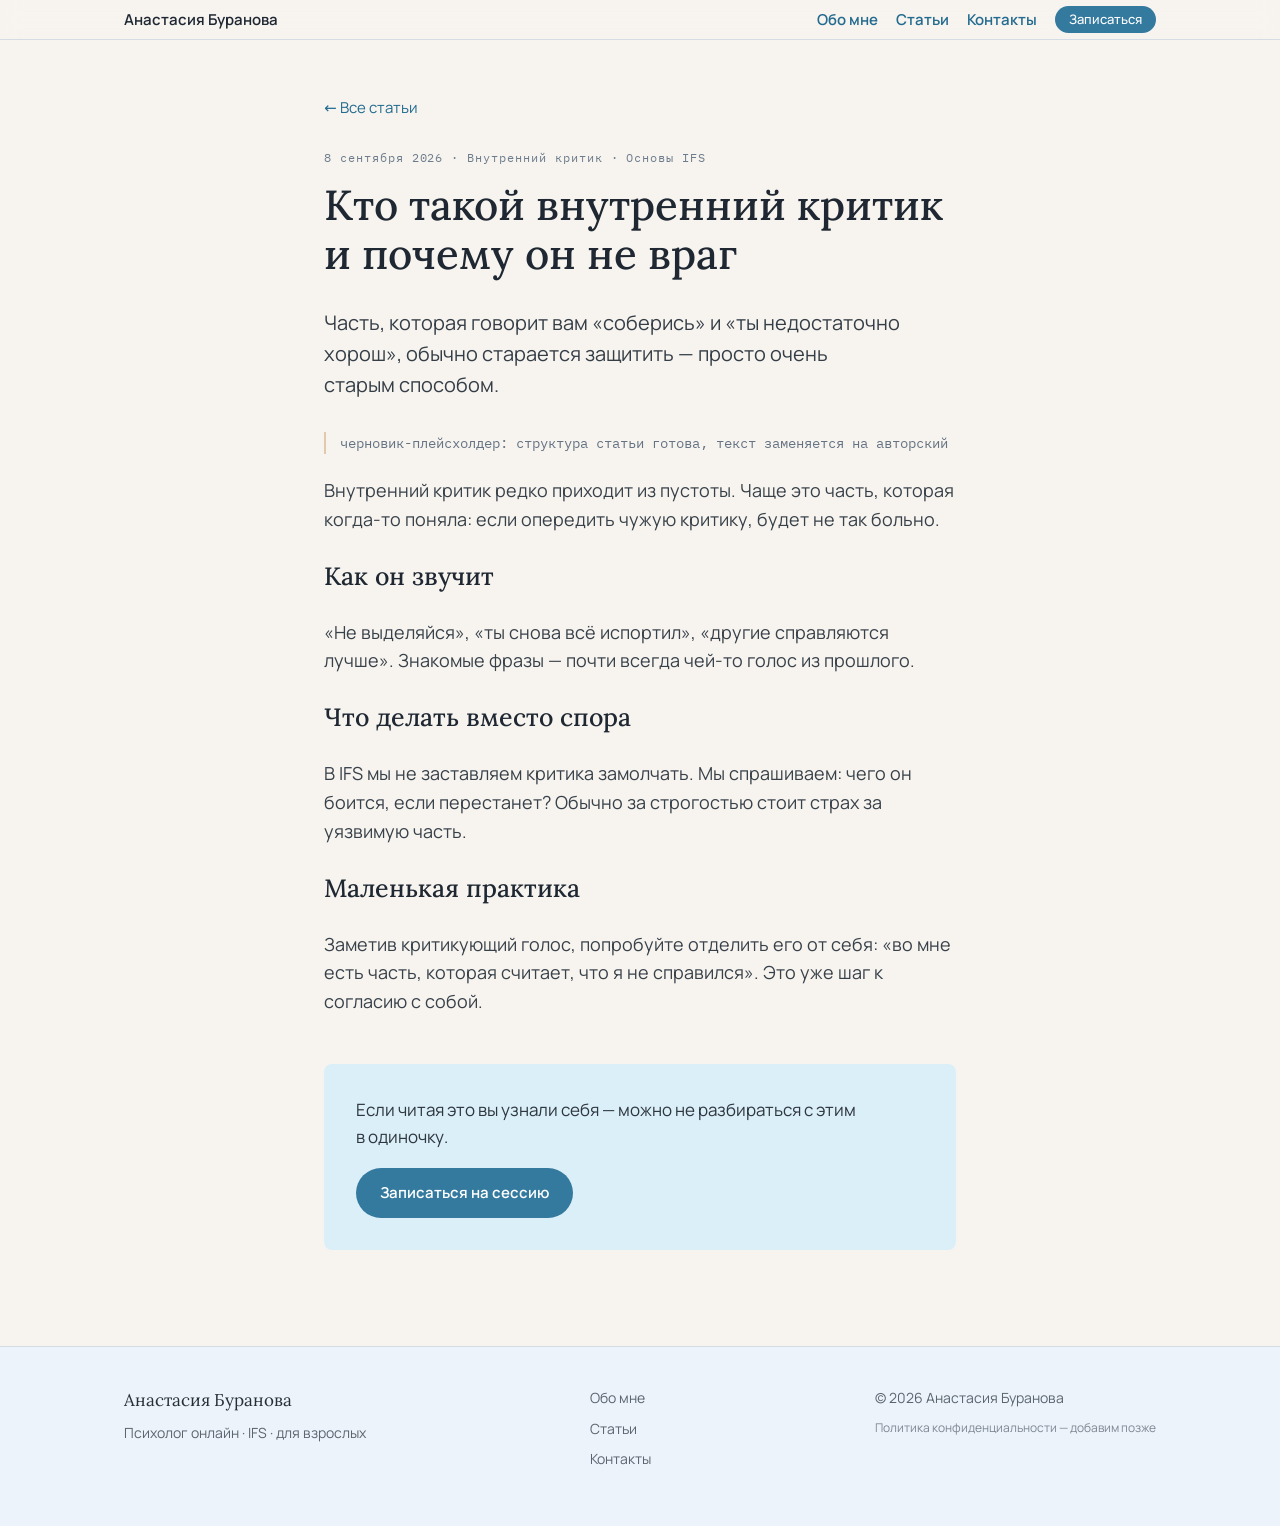
<file: blog-kto-takoy-vnutrenniy-kritik.html>
<!DOCTYPE html>
<html lang="ru">
<head>
<meta charset="utf-8">
<meta name="viewport" content="width=device-width, initial-scale=1">
<title>Кто такой внутренний критик и почему он не враг — Анастасия Буранова</title>
<meta name="description" content="Часть, которая говорит вам «соберись» и «ты недостаточно хорош», обычно старается защитить — просто очень старым способом.">
<link rel="canonical" href="https://buranova-psyholog.ru/blog-kto-takoy-vnutrenniy-kritik.html">
<!-- TODO: после дописывания статьи вернуть index, follow и строку в sitemap.xml -->
<meta name="robots" content="noindex, follow">
<meta property="og:type" content="article">
<meta property="og:locale" content="ru_RU">
<meta property="og:site_name" content="Анастасия Буранова — психолог">
<meta property="og:title" content="Кто такой внутренний критик и почему он не враг — Анастасия Буранова">
<meta property="og:description" content="Часть, которая говорит вам «соберись» и «ты недостаточно хорош», обычно старается защитить — просто очень старым способом.">
<meta property="og:url" content="https://buranova-psyholog.ru/blog-kto-takoy-vnutrenniy-kritik.html">
<meta property="og:image" content="https://buranova-psyholog.ru/assets/og-cover.jpg">
<meta property="og:image:width" content="1200">
<meta property="og:image:height" content="630">
<meta property="og:image:alt" content="Анастасия Буранова — психолог онлайн, метод IFS">
<meta name="twitter:card" content="summary_large_image">
<link rel="icon" href="favicon.svg" type="image/svg+xml">
<link rel="preload" href="assets/fonts/Manrope-400-cyrillic.woff2" as="font" type="font/woff2" crossorigin>
<link rel="preload" href="assets/fonts/Lora-400-cyrillic.woff2" as="font" type="font/woff2" crossorigin>
<link rel="stylesheet" href="assets/fonts.css?v=1">
<link rel="stylesheet" href="styles.css">
<script type="application/ld+json">{"@context":"https://schema.org","@type":"BlogPosting","headline":"Кто такой внутренний критик и почему он не враг","description":"Часть, которая говорит вам «соберись» и «ты недостаточно хорош», обычно старается защитить — просто очень старым способом.","datePublished":"2026-09-08","inLanguage":"ru","keywords":"Внутренний критик, Основы IFS","image":"https://buranova-psyholog.ru/assets/portrait.jpg","author":{"@type":"Person","name":"Анастасия Буранова"},"mainEntityOfPage":"https://buranova-psyholog.ru/blog-kto-takoy-vnutrenniy-kritik.html"}</script>
  <!-- Yandex.Metrika counter -->
  <script type="text/javascript">
      (function(m,e,t,r,i,k,a){
          m[i]=m[i]||function(){(m[i].a=m[i].a||[]).push(arguments)};
          m[i].l=1*new Date();
          for (var j = 0; j < document.scripts.length; j++) {if (document.scripts[j].src === r) { return; }}
          k=e.createElement(t),a=e.getElementsByTagName(t)[0],k.async=1,k.src=r,a.parentNode.insertBefore(k,a)
      })(window, document,'script','https://mc.yandex.ru/metrika/tag.js?id=112844238', 'ym');

      ym(112844238, 'init', {ssr:true, webvisor:true, clickmap:true, ecommerce:"dataLayer", referrer: document.referrer, url: location.href, accurateTrackBounce:true, trackLinks:true});
  </script>
  <noscript><div><img src="https://mc.yandex.ru/watch/112844238" style="position:absolute; left:-9999px;" alt="" /></div></noscript>
  <!-- /Yandex.Metrika counter -->
</head>
<body>
<div class="page">
  <header class="site-header">
    <div class="bar">
      <a href="index.html" class="brand">Анастасия&nbsp;Буранова</a>
      <nav class="nav">
        <a href="about.html" class="nav-lnk">Обо мне</a>
        <a href="blog.html" class="nav-lnk">Статьи</a>
        <a href="contacts.html" class="nav-lnk">Контакты</a>
        <a href="index.html#booking" class="cta cta-sm">Записаться</a>
      </nav>
    </div>
  </header>
  <main class="narrow article">
    <p class="art-back"><a href="blog.html" class="lnk">← Все статьи</a></p>
    <p class="mono art-meta">8 сентября 2026 · Внутренний критик · Основы IFS</p>
    <h1 class="art-h1">Кто такой внутренний критик и почему он не враг</h1>
    <p class="art-lead">Часть, которая говорит вам «соберись» и «ты недостаточно хорош», обычно старается защитить — просто очень старым способом.</p>
    <div class="art-body">
      <p class="art-note">черновик-плейсхолдер: структура статьи готова, текст заменяется на авторский</p>
      <p>Внутренний критик редко приходит из пустоты. Чаще это часть, которая когда-то поняла: если опередить чужую критику, будет не так больно.</p>
      <h2 class="art-h2">Как он звучит</h2>
      <p>«Не выделяйся», «ты снова всё испортил», «другие справляются лучше». Знакомые фразы — почти всегда чей-то голос из прошлого.</p>
      <h2 class="art-h2">Что делать вместо спора</h2>
      <p>В IFS мы не заставляем критика замолчать. Мы спрашиваем: чего он боится, если перестанет? Обычно за строгостью стоит страх за уязвимую часть.</p>
      <h2 class="art-h2">Маленькая практика</h2>
      <p>Заметив критикующий голос, попробуйте отделить его от себя: «во мне есть часть, которая считает, что я не справился». Это уже шаг к согласию с собой.</p>
    </div>
    <div class="art-cta">
      <p>Если читая это вы узнали себя — можно не разбираться с этим в одиночку.</p>
      <a href="index.html#booking" class="cta">Записаться на сессию</a>
    </div>
  </main>
  <footer class="site-footer">
    <div class="foot">
      <div class="foot-col">
        <span class="foot-name">Анастасия Буранова</span>
        <span>Психолог онлайн · IFS · для взрослых</span>
      </div>
      <div class="foot-col">
        <a href="about.html">Обо мне</a>
        <a href="blog.html">Статьи</a>
        <a href="contacts.html">Контакты</a>
      </div>
      <div class="foot-col foot-legal">
        <span>© 2026 Анастасия Буранова</span>
        <span class="muted">Политика конфиденциальности — добавим позже</span>
      </div>
    </div>
  </footer>
</div>
<script src="app.js" defer></script>
</body>
</html>
</file>
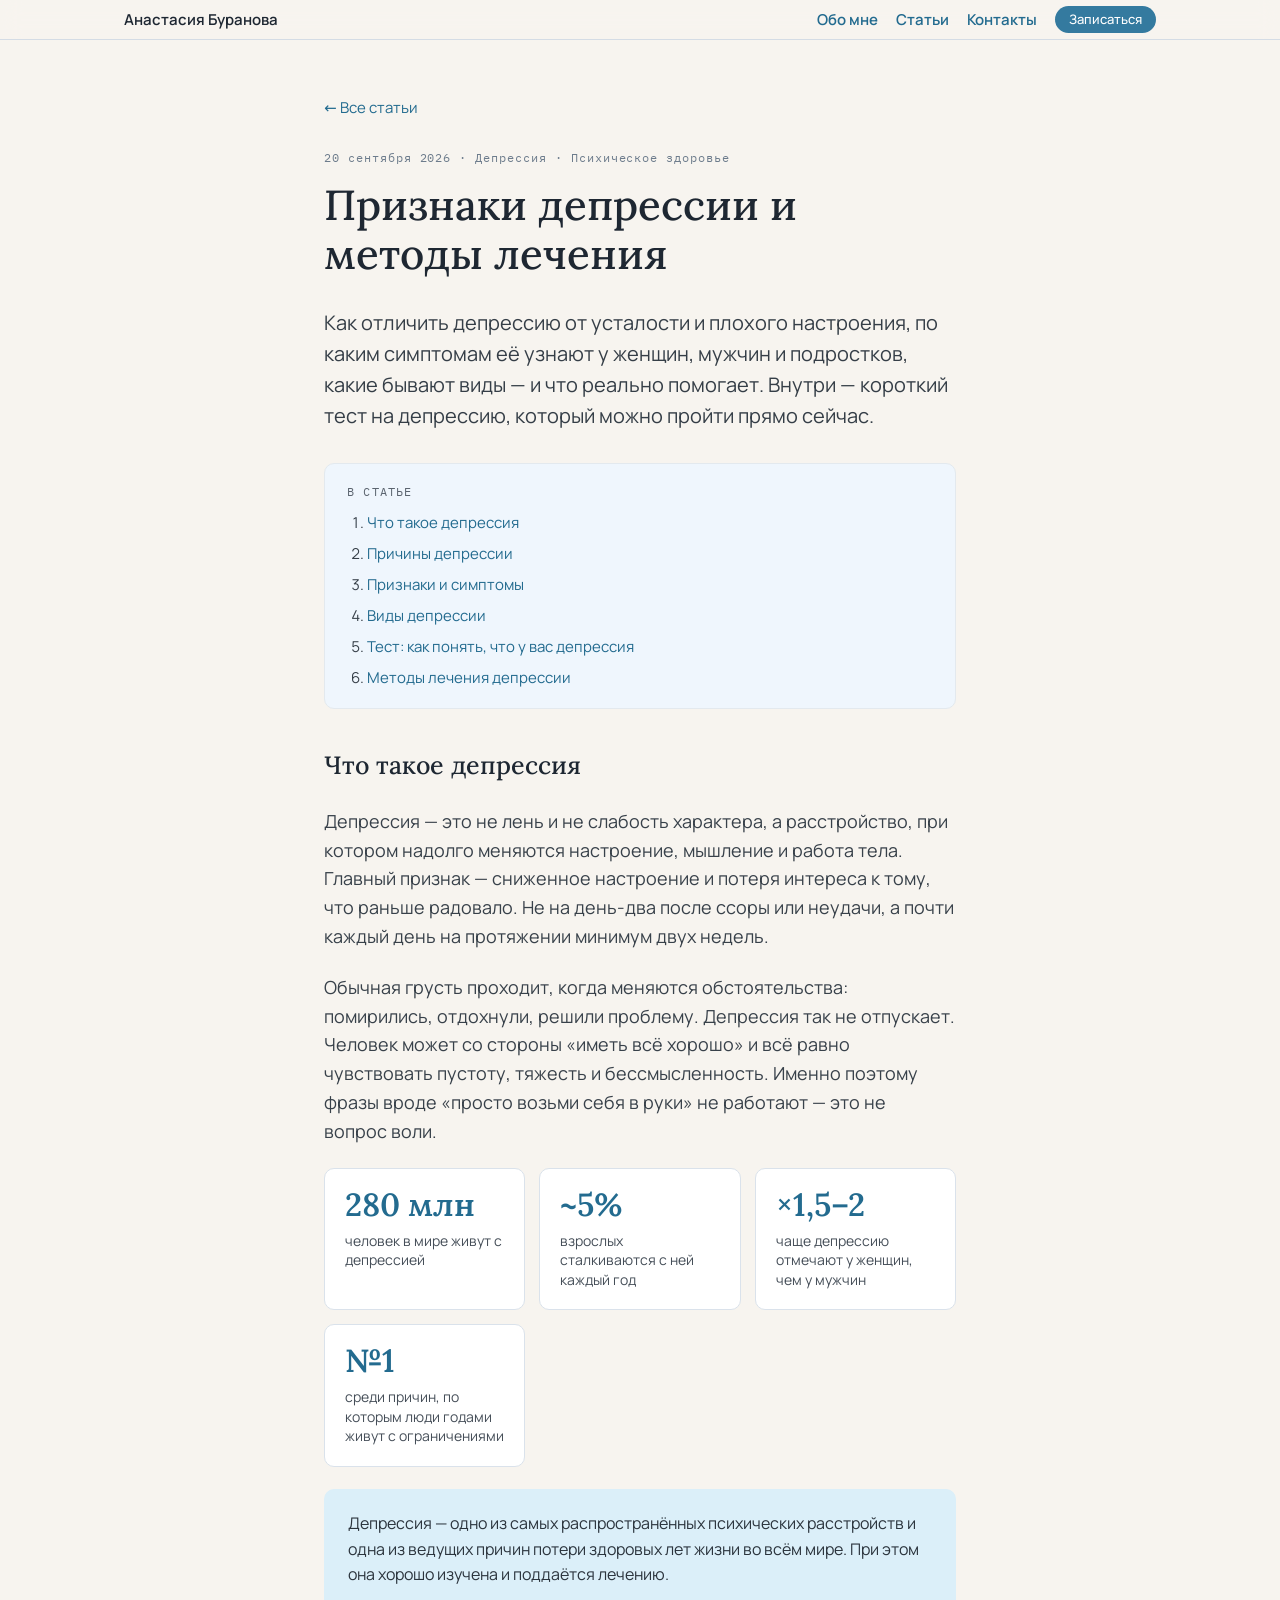
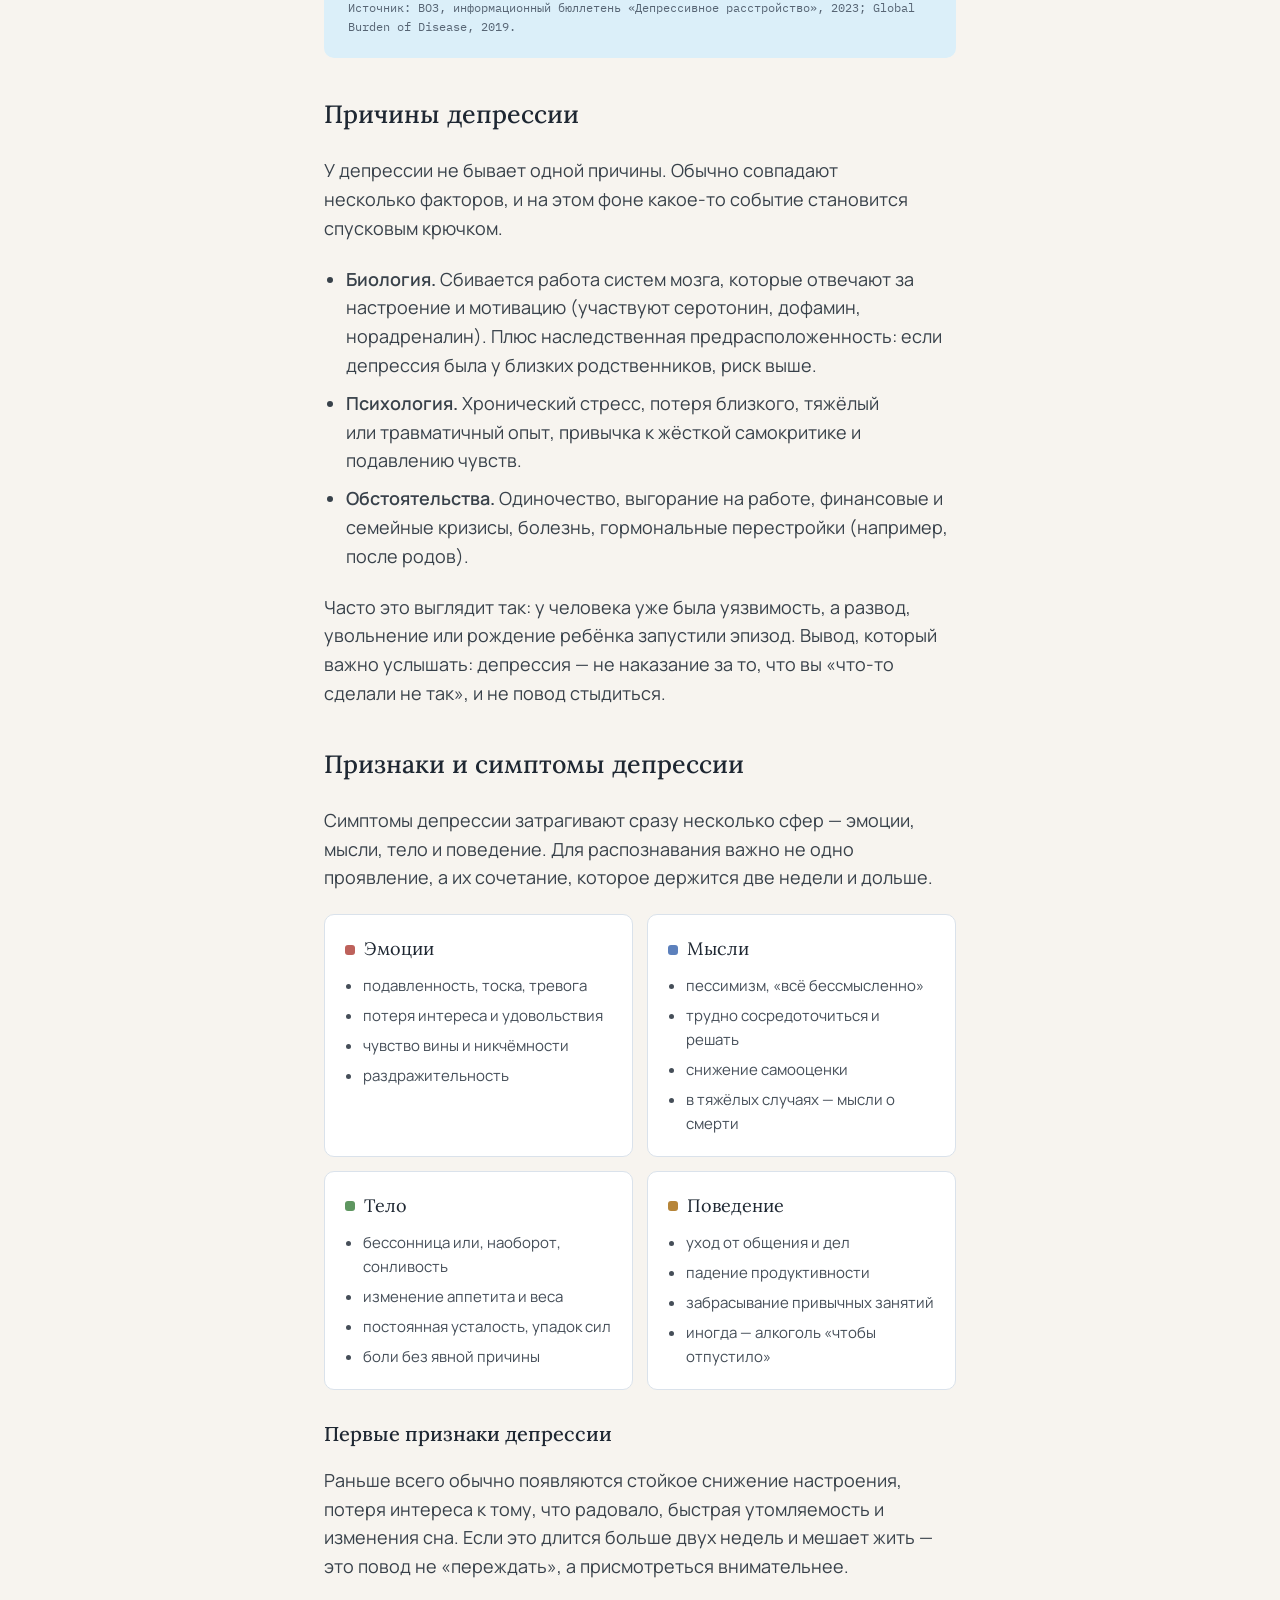
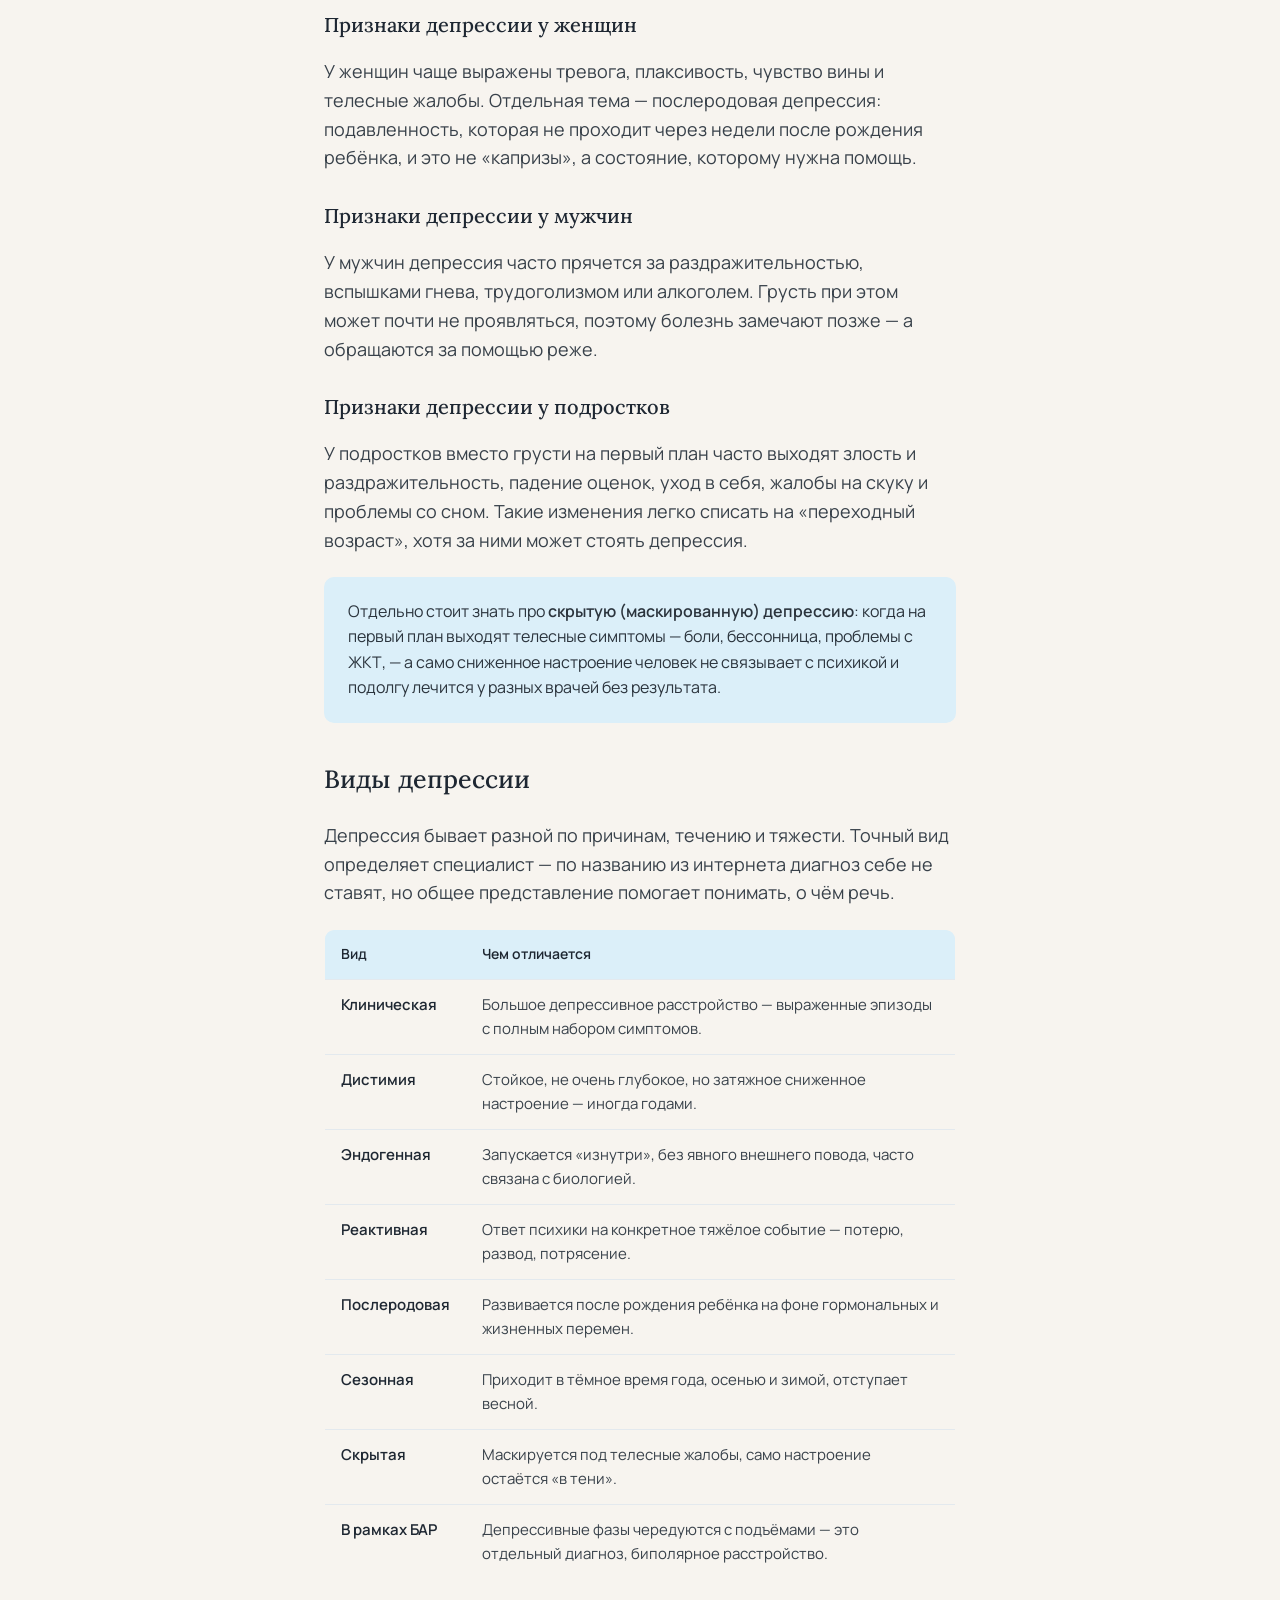
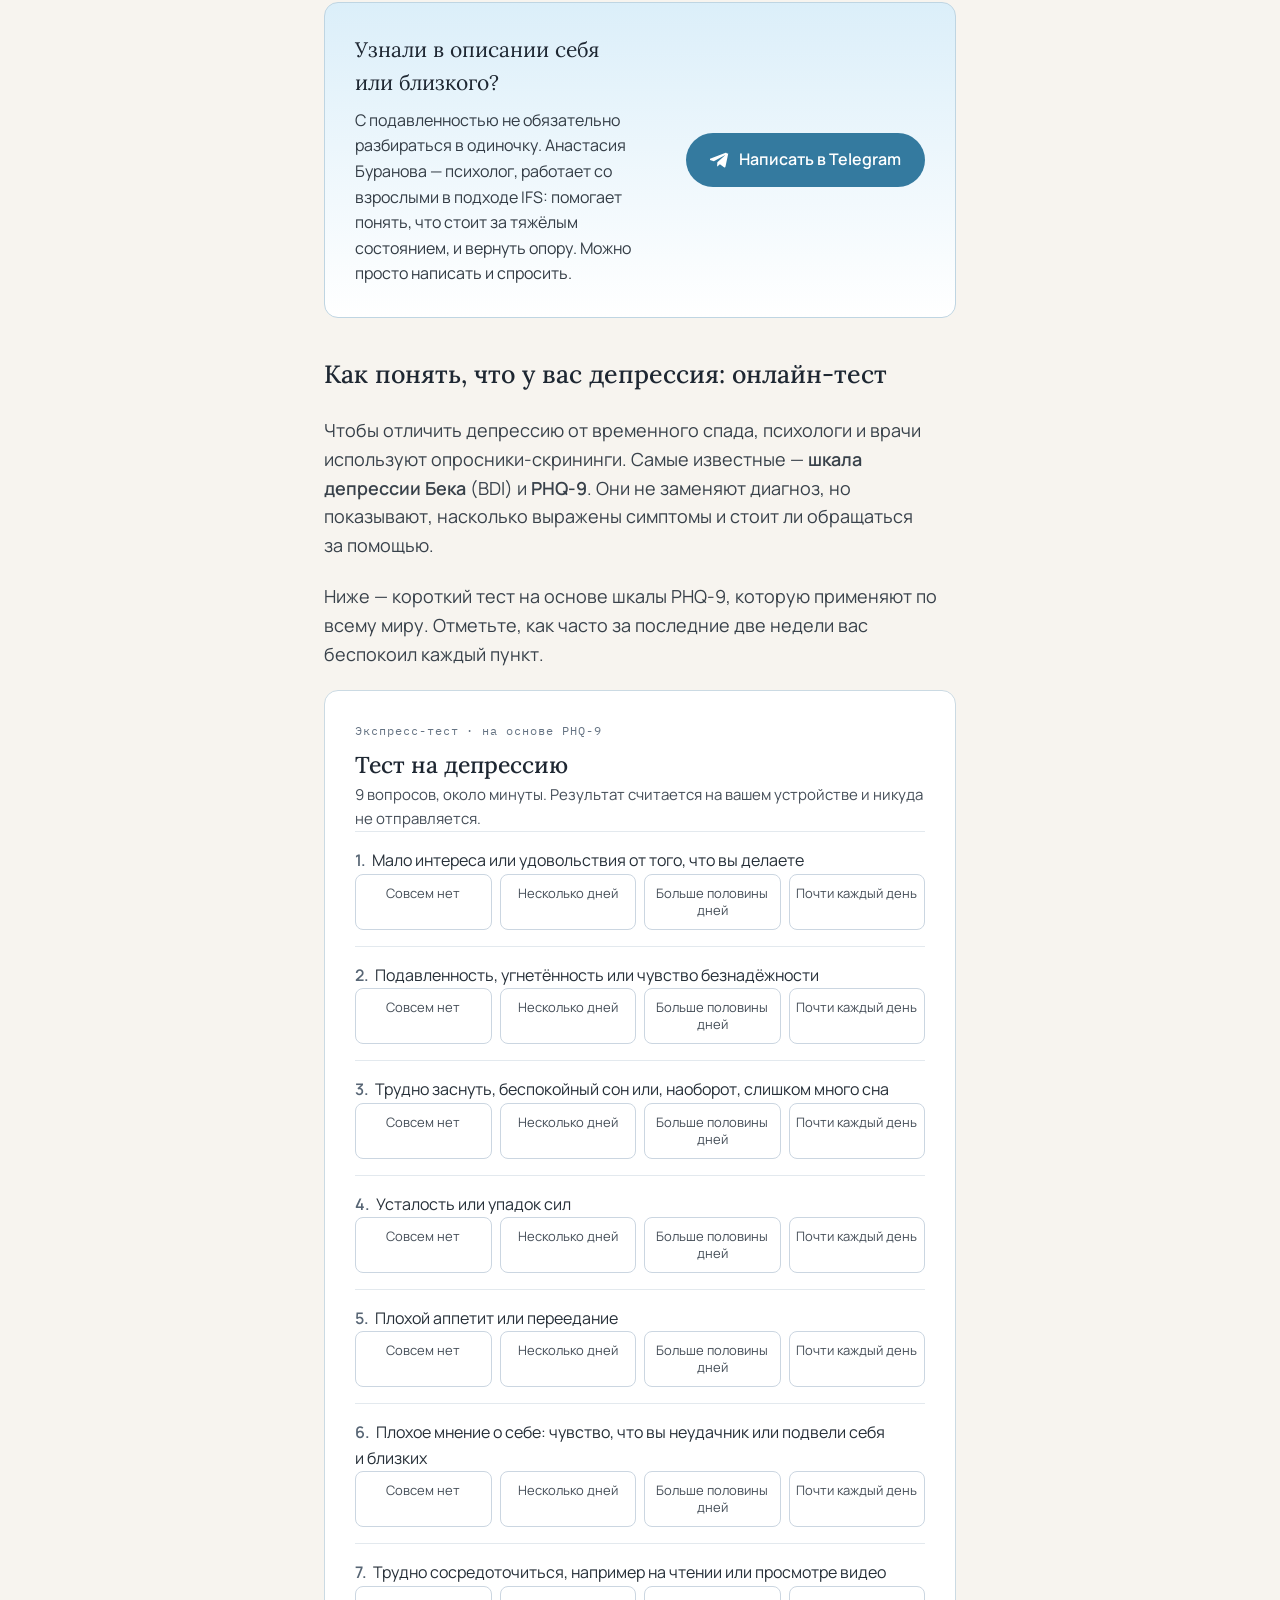
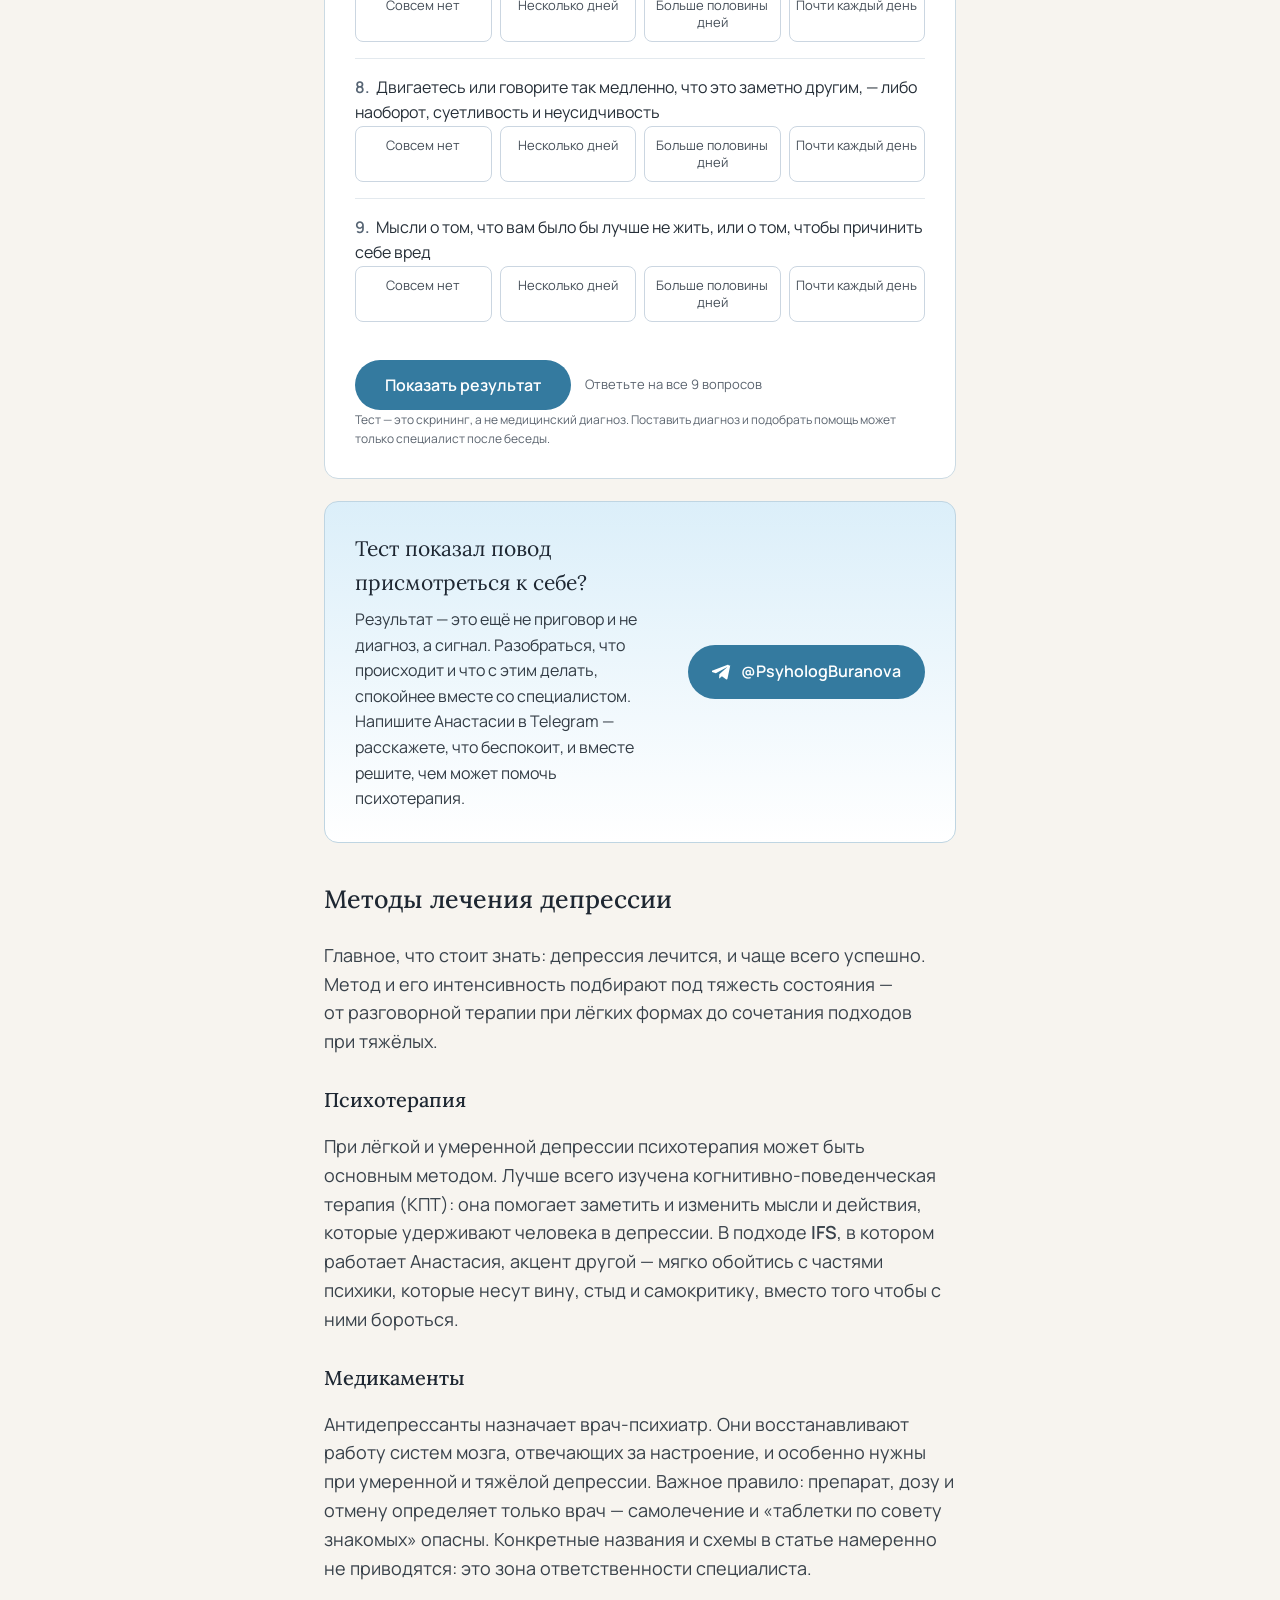
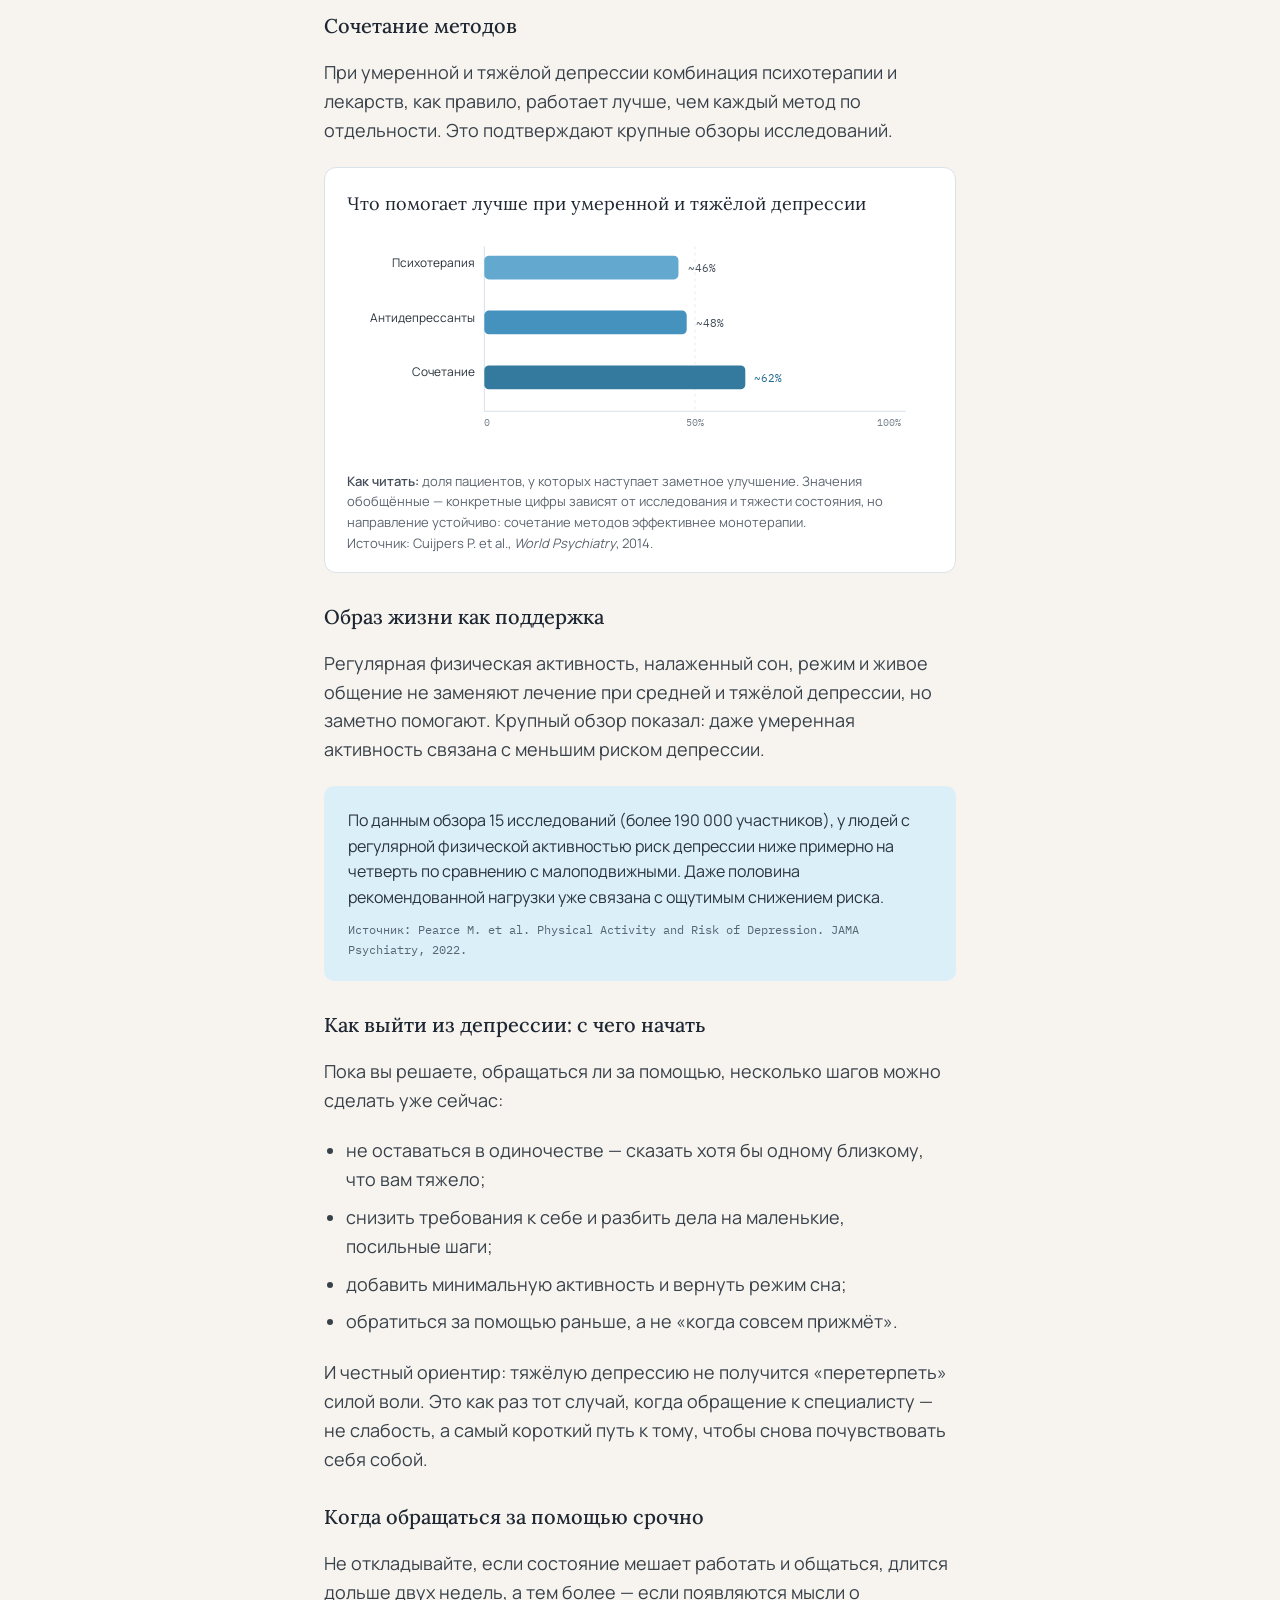
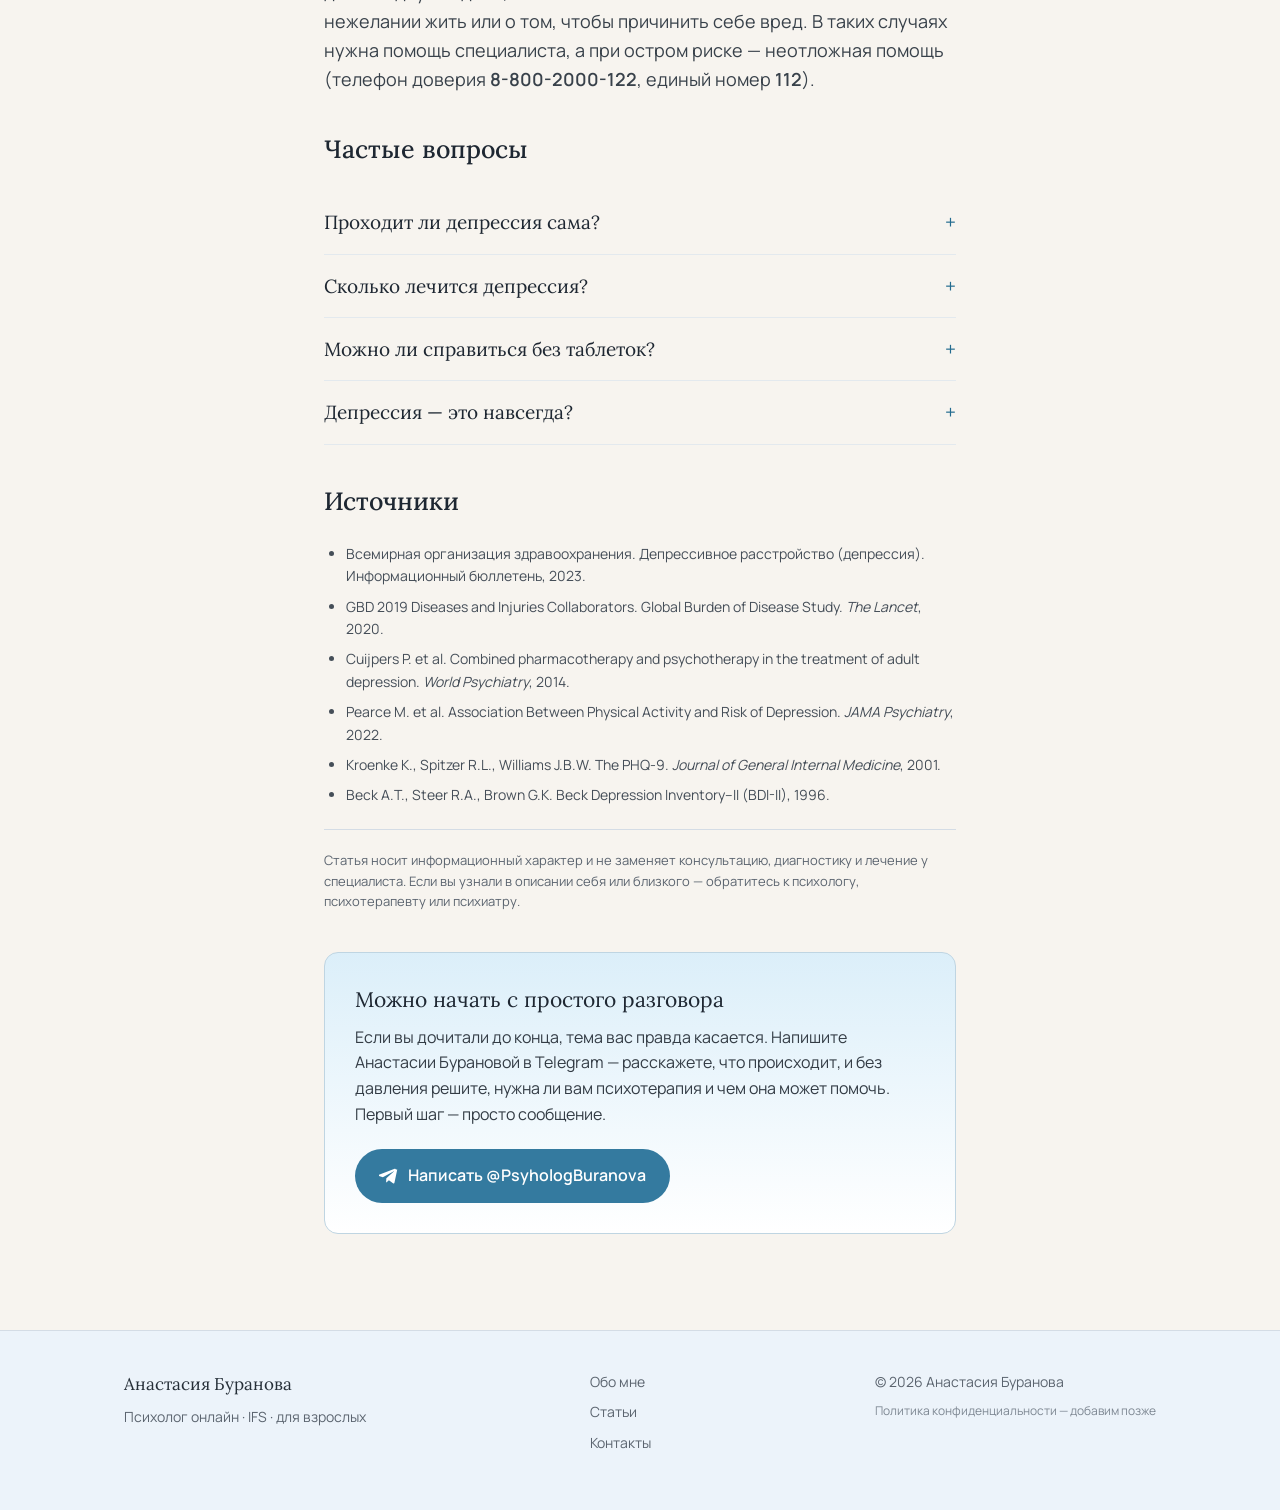
<file: blog-priznaki-depressii-simptomy-lechenie.html>
<!DOCTYPE html>
<html lang="ru">
<head>
<meta charset="utf-8">
<meta name="viewport" content="width=device-width, initial-scale=1">
<title>Признаки депрессии и методы лечения: симптомы, виды и онлайн-тест — Анастасия Буранова</title>
<meta name="description" content="Как распознать депрессию: эмоциональные и телесные признаки, причины и виды. Пройдите онлайн-тест на депрессию и разберитесь в методах лечения — с опорой на данные ВОЗ и исследования.">
<link rel="canonical" href="https://buranova-psyholog.ru/blog-priznaki-depressii-simptomy-lechenie.html">
<meta name="robots" content="index, follow">
<meta property="og:type" content="article">
<meta property="og:locale" content="ru_RU">
<meta property="og:site_name" content="Анастасия Буранова — психолог">
<meta property="og:title" content="Признаки депрессии и методы лечения: симптомы, виды и онлайн-тест">
<meta property="og:description" content="Как распознать депрессию, чем она отличается от усталости, какие бывают виды и как её лечат. Онлайн-тест на депрессию прямо в статье.">
<meta property="og:url" content="https://buranova-psyholog.ru/blog-priznaki-depressii-simptomy-lechenie.html">
<meta property="og:image" content="https://buranova-psyholog.ru/assets/og-cover.jpg">
<meta property="og:image:width" content="1200">
<meta property="og:image:height" content="630">
<meta property="og:image:alt" content="Анастасия Буранова — психолог онлайн, метод IFS">
<meta name="twitter:card" content="summary_large_image">
<link rel="icon" href="favicon.svg" type="image/svg+xml">
<link rel="preload" href="assets/fonts/Manrope-400-cyrillic.woff2" as="font" type="font/woff2" crossorigin>
<link rel="preload" href="assets/fonts/Lora-400-cyrillic.woff2" as="font" type="font/woff2" crossorigin>
<link rel="stylesheet" href="assets/fonts.css?v=1">
<link rel="stylesheet" href="styles.css">
<script type="application/ld+json">{"@context":"https://schema.org","@type":"BlogPosting","headline":"Признаки депрессии и методы лечения: симптомы, виды и онлайн-тест","description":"Как распознать депрессию, чем она отличается от усталости, какие бывают виды и как её лечат. Онлайн-тест на депрессию прямо в статье.","datePublished":"2026-09-20","dateModified":"2026-09-20","inLanguage":"ru","keywords":"признаки депрессии, симптомы депрессии, виды депрессии, тест на депрессию, методы лечения депрессии","image":"https://buranova-psyholog.ru/assets/portrait.jpg","author":{"@type":"Person","name":"Анастасия Буранова","jobTitle":"Психолог","url":"https://buranova-psyholog.ru/about.html"},"publisher":{"@type":"Person","name":"Анастасия Буранова"},"mainEntityOfPage":"https://buranova-psyholog.ru/blog-priznaki-depressii-simptomy-lechenie.html"}</script>
<script type="application/ld+json">{"@context":"https://schema.org","@type":"FAQPage","mainEntity":[{"@type":"Question","name":"Проходит ли депрессия сама?","acceptedAnswer":{"@type":"Answer","text":"Лёгкий эпизод иногда отступает сам, но умеренная и затяжная депрессия без помощи может длиться месяцами и возвращаться. Лечение ускоряет выздоровление и снижает риск повторов."}},{"@type":"Question","name":"Сколько лечится депрессия?","acceptedAnswer":{"@type":"Answer","text":"Первые улучшения обычно заметны через несколько недель, а полный курс занимает месяцы. Сроки зависят от тяжести и того, как рано началось лечение."}},{"@type":"Question","name":"Можно ли вылечить депрессию без таблеток?","acceptedAnswer":{"@type":"Answer","text":"При лёгкой и умеренной депрессии часто достаточно психотерапии и изменения образа жизни. При тяжёлой форме, как правило, нужны лекарства, которые назначает врач."}},{"@type":"Question","name":"Депрессия — это навсегда?","acceptedAnswer":{"@type":"Answer","text":"Нет. Большинство людей выздоравливают. При склонности к повторам помогает поддерживающая терапия."}}]}</script>
<style>
/* Компоненты статьи о депрессии — на токенах сайта */
.art-body h2.art-h2{margin-top:14px}
.art-body h3.art-h3{font-family:Lora,Georgia,serif;font-weight:500;font-size:20px;margin:6px 0 -6px;color:var(--ink-strong)}
.art-body ul.art-ul{margin:0;padding-left:22px;display:flex;flex-direction:column;gap:9px}
.art-body ul.art-ul li{text-wrap:pretty}
.lede-updated{font-size:13px;color:oklch(0.58 0.03 250)}
/* Врезка с исследованием */
.callout{background:var(--sky);border-radius:10px;padding:22px 24px;font-size:16px;color:oklch(0.32 0.02 250)}
.callout .src{display:block;margin-top:10px;font-family:'IBM Plex Mono',monospace;font-size:12px;color:oklch(0.5 0.03 250)}
/* Карточки-статистика */
.stat-cards{display:grid;grid-template-columns:repeat(auto-fit,minmax(150px,1fr));gap:14px}
.stat-card{background:#fff;border:1px solid oklch(0.91 0.015 250);border-radius:10px;padding:20px}
.stat-num{font-family:Lora,Georgia,serif;font-weight:600;font-size:32px;line-height:1;color:var(--accent-ink)}
.stat-label{margin-top:10px;font-size:14px;color:var(--muted2);line-height:1.4}
/* Фигуры и графики */
figure.fig{margin:0;background:#fff;border:1px solid oklch(0.91 0.015 250);border-radius:12px;padding:22px 22px 18px}
figure.fig svg{width:100%;height:auto;display:block}
figure.fig figcaption{margin-top:14px;font-size:13px;color:var(--muted);text-wrap:pretty}
figure.fig figcaption b{color:var(--muted2);font-weight:600}
.chart-title{font-family:Lora,Georgia,serif;font-size:18px;color:var(--ink-strong);margin:0 0 16px}
/* Инфографика симптомов */
.sym-grid{display:grid;grid-template-columns:repeat(auto-fit,minmax(220px,1fr));gap:14px}
.sym-card{background:#fff;border:1px solid oklch(0.91 0.015 250);border-radius:10px;padding:20px}
.sym-card .sym-h{font-family:Lora,Georgia,serif;font-size:18px;color:var(--ink-strong);margin:0 0 10px;display:flex;align-items:center;gap:9px}
.sym-card ul{margin:0;padding-left:18px;font-size:15px;color:var(--muted2);display:flex;flex-direction:column;gap:6px}
.sym-dot{width:10px;height:10px;border-radius:3px;flex:none}
/* Таблица видов */
.vtable{width:100%;border-collapse:collapse;font-size:15px;overflow:hidden;border-radius:10px;border:1px solid var(--line)}
.vtable th,.vtable td{text-align:left;padding:13px 16px;border-bottom:1px solid var(--line-soft);vertical-align:top}
.vtable th{background:var(--sky);font-family:Manrope;font-weight:600;color:var(--ink-strong);font-size:14px}
.vtable td:first-child{font-weight:600;color:var(--ink-strong);white-space:nowrap}
.vtable tr:last-child td{border-bottom:0}
/* Тест PHQ-9 */
.test{background:#fff;border:1px solid oklch(0.88 0.02 235);border-radius:14px;padding:clamp(20px,3vw,30px)}
.test-top .mono-label{margin:0 0 6px}
.test-h{font-family:Lora,Georgia,serif;font-weight:500;font-size:23px;color:var(--ink-strong);margin:0 0 6px}
.test-intro{font-size:15px;color:var(--muted2);margin:0 0 20px;text-wrap:pretty}
.test-q{padding:16px 0;border-top:1px solid var(--line-soft)}
.test-q-txt{font-size:16px;color:var(--ink);margin:0 0 12px}
.test-q-txt b{color:oklch(0.5 0.03 250);font-weight:600;margin-right:6px}
.opts{display:grid;grid-template-columns:repeat(4,1fr);gap:8px}
.opt{position:relative}
.opt input{position:absolute;opacity:0;inset:0;cursor:pointer}
.opt span{display:block;text-align:center;font-size:13px;line-height:1.3;padding:10px 6px;border:1px solid oklch(0.87 0.02 250);border-radius:8px;color:var(--muted2);cursor:pointer;transition:.12s;min-height:100%}
.opt input:checked+span{border-color:var(--accent);background:var(--accent);color:#fff}
.opt input:focus-visible+span{outline:2px solid var(--accent-ink);outline-offset:2px}
.test-actions{margin-top:22px;display:flex;gap:14px;align-items:center;flex-wrap:wrap}
.test-btn{font-family:Manrope;font-weight:600;font-size:16px;border:0;background:var(--accent);color:#fff;padding:14px 30px;border-radius:999px;cursor:pointer}
.test-btn:hover{background:var(--accent-hover)}
.test-hint{font-size:13px;color:var(--muted)}
.test-result{margin-top:22px;padding:22px;border-radius:12px;background:var(--sand);border:1px solid oklch(0.89 0.04 75);display:none}
.test-result.on{display:block}
.test-score{font-family:'IBM Plex Mono',monospace;font-size:13px;letter-spacing:.06em;color:var(--mono-warm);margin:0 0 6px}
.test-band{font-family:Lora,Georgia,serif;font-size:22px;color:var(--ink-strong);margin:0 0 10px}
.test-msg{font-size:15px;color:oklch(0.34 0.02 250);margin:0;text-wrap:pretty}
.test-crisis{margin-top:16px;padding:16px 18px;border-radius:10px;background:oklch(0.96 0.03 25);border:1px solid oklch(0.85 0.07 25);font-size:14px;color:oklch(0.4 0.08 25);display:none}
.test-crisis.on{display:block}
.test-disclaim{margin:16px 0 0;font-size:12px;color:var(--muted)}
/* Нативный Telegram-блок */
.tg-cta{background:linear-gradient(180deg,var(--sky),#fff);border:1px solid oklch(0.86 0.03 235);border-radius:14px;padding:clamp(22px,3vw,30px);display:flex;gap:22px;align-items:center;flex-wrap:wrap}
.tg-cta .tg-body{flex:1 1 300px;min-width:0}
.tg-cta .tg-h{font-family:Lora,Georgia,serif;font-size:21px;color:var(--ink-strong);margin:0 0 8px;text-wrap:pretty}
.tg-cta .tg-p{margin:0;font-size:16px;color:oklch(0.35 0.02 250);text-wrap:pretty}
.tg-btn{display:inline-flex;align-items:center;gap:9px;background:var(--accent);color:#fff;padding:14px 24px;border-radius:999px;font-weight:600;font-size:16px;white-space:nowrap}
.tg-btn:hover{background:var(--accent-hover);color:#fff;text-decoration:none}
.tg-btn svg{width:20px;height:20px;flex:none}
/* Источники и дисклеймер */
.src-list{margin:0;padding-left:22px;font-size:14px;color:var(--muted2);display:flex;flex-direction:column;gap:8px}
.src-list a{color:var(--accent-ink)}
.disclaimer{font-size:13px;color:var(--muted);border-top:1px solid var(--line);padding-top:20px;text-wrap:pretty}
.faq details{border-bottom:1px solid var(--line-soft);padding:4px 0}
.faq summary{cursor:pointer;font-family:Lora,Georgia,serif;font-size:19px;color:var(--ink-strong);padding:12px 0;list-style:none}
.faq summary::-webkit-details-marker{display:none}
.faq summary::after{content:'+';float:right;color:var(--accent-ink);font-family:Manrope}
.faq details[open] summary::after{content:'–'}
.faq .faq-a{font-size:16px;color:var(--muted2);padding:0 0 14px;margin:0;text-wrap:pretty}
.toc{background:oklch(0.97 0.012 250);border:1px solid var(--line-soft);border-radius:10px;padding:18px 22px}
.toc p{margin:0 0 10px;font-family:'IBM Plex Mono',monospace;font-size:12px;letter-spacing:.1em;color:var(--muted);text-transform:uppercase}
.toc ol{margin:0;padding-left:20px;display:flex;flex-direction:column;gap:7px;font-size:15px}
@media(max-width:520px){.opts{grid-template-columns:1fr 1fr}}
</style>
  <!-- Yandex.Metrika counter -->
  <script type="text/javascript">
      (function(m,e,t,r,i,k,a){
          m[i]=m[i]||function(){(m[i].a=m[i].a||[]).push(arguments)};
          m[i].l=1*new Date();
          for (var j = 0; j < document.scripts.length; j++) {if (document.scripts[j].src === r) { return; }}
          k=e.createElement(t),a=e.getElementsByTagName(t)[0],k.async=1,k.src=r,a.parentNode.insertBefore(k,a)
      })(window, document,'script','https://mc.yandex.ru/metrika/tag.js?id=112844238', 'ym');

      ym(112844238, 'init', {ssr:true, webvisor:true, clickmap:true, ecommerce:"dataLayer", referrer: document.referrer, url: location.href, accurateTrackBounce:true, trackLinks:true});
  </script>
  <noscript><div><img src="https://mc.yandex.ru/watch/112844238" style="position:absolute; left:-9999px;" alt="" /></div></noscript>
  <!-- /Yandex.Metrika counter -->
</head>
<body>
<div class="page">
  <header class="site-header">
    <div class="bar">
      <a href="index.html" class="brand">Анастасия&nbsp;Буранова</a>
      <nav class="nav">
        <a href="about.html" class="nav-lnk">Обо мне</a>
        <a href="blog.html" class="nav-lnk">Статьи</a>
        <a href="contacts.html" class="nav-lnk">Контакты</a>
        <a href="index.html#booking" class="cta cta-sm">Записаться</a>
      </nav>
    </div>
  </header>
  <main class="narrow article">
    <p class="art-back"><a href="blog.html" class="lnk">← Все статьи</a></p>
    <p class="mono art-meta">20 сентября 2026 · Депрессия · Психическое здоровье</p>
    <h1 class="art-h1">Признаки депрессии и методы лечения</h1>
    <p class="art-lead">Как отличить депрессию от усталости и плохого настроения, по каким симптомам её узнают у женщин, мужчин и подростков, какие бывают виды — и что реально помогает. Внутри — короткий тест на депрессию, который можно пройти прямо сейчас.</p>
    <div class="art-body">

      <div class="toc">
        <p>В статье</p>
        <ol>
          <li><a class="lnk" href="#chto-takoe">Что такое депрессия</a></li>
          <li><a class="lnk" href="#prichiny">Причины депрессии</a></li>
          <li><a class="lnk" href="#priznaki">Признаки и симптомы</a></li>
          <li><a class="lnk" href="#vidy">Виды депрессии</a></li>
          <li><a class="lnk" href="#test">Тест: как понять, что у вас депрессия</a></li>
          <li><a class="lnk" href="#lechenie">Методы лечения депрессии</a></li>
        </ol>
      </div>

      <!-- 1 -->
      <h2 class="art-h2" id="chto-takoe">Что такое депрессия</h2>
      <p>Депрессия — это не лень и не слабость характера, а расстройство, при котором надолго меняются настроение, мышление и работа тела. Главный признак — сниженное настроение и потеря интереса к тому, что раньше радовало. Не на день-два после ссоры или неудачи, а почти каждый день на протяжении минимум двух недель.</p>
      <p>Обычная грусть проходит, когда меняются обстоятельства: помирились, отдохнули, решили проблему. Депрессия так не отпускает. Человек может со стороны «иметь всё хорошо» и всё равно чувствовать пустоту, тяжесть и бессмысленность. Именно поэтому фразы вроде «просто возьми себя в руки» не работают — это не вопрос воли.</p>

      <div class="stat-cards">
        <div class="stat-card"><div class="stat-num">280 млн</div><div class="stat-label">человек в мире живут с депрессией</div></div>
        <div class="stat-card"><div class="stat-num">~5%</div><div class="stat-label">взрослых сталкиваются с ней каждый год</div></div>
        <div class="stat-card"><div class="stat-num">×1,5–2</div><div class="stat-label">чаще депрессию отмечают у женщин, чем у мужчин</div></div>
        <div class="stat-card"><div class="stat-num">№1</div><div class="stat-label">среди причин, по которым люди годами живут с ограничениями</div></div>
      </div>
      <div class="callout">Депрессия — одно из самых распространённых психических расстройств и одна из ведущих причин потери здоровых лет жизни во всём мире. При этом она хорошо изучена и поддаётся лечению.
        <span class="src">Источник: ВОЗ, информационный бюллетень «Депрессивное расстройство», 2023; Global Burden of Disease, 2019.</span>
      </div>

      <!-- 2 -->
      <h2 class="art-h2" id="prichiny">Причины депрессии</h2>
      <p>У депрессии не бывает одной причины. Обычно совпадают несколько факторов, и на этом фоне какое-то событие становится спусковым крючком.</p>
      <ul class="art-ul">
        <li><b>Биология.</b> Сбивается работа систем мозга, которые отвечают за настроение и мотивацию (участвуют серотонин, дофамин, норадреналин). Плюс наследственная предрасположенность: если депрессия была у близких родственников, риск выше.</li>
        <li><b>Психология.</b> Хронический стресс, потеря близкого, тяжёлый или травматичный опыт, привычка к жёсткой самокритике и подавлению чувств.</li>
        <li><b>Обстоятельства.</b> Одиночество, выгорание на работе, финансовые и семейные кризисы, болезнь, гормональные перестройки (например, после родов).</li>
      </ul>
      <p>Часто это выглядит так: у человека уже была уязвимость, а развод, увольнение или рождение ребёнка запустили эпизод. Вывод, который важно услышать: депрессия — не наказание за то, что вы «что-то сделали не так», и не повод стыдиться.</p>

      <!-- 3 -->
      <h2 class="art-h2" id="priznaki">Признаки и симптомы депрессии</h2>
      <p>Симптомы депрессии затрагивают сразу несколько сфер — эмоции, мысли, тело и поведение. Для распознавания важно не одно проявление, а их сочетание, которое держится две недели и дольше.</p>

      <div class="sym-grid">
        <div class="sym-card"><div class="sym-h"><span class="sym-dot" style="background:oklch(0.6 0.12 25)"></span>Эмоции</div>
          <ul><li>подавленность, тоска, тревога</li><li>потеря интереса и удовольствия</li><li>чувство вины и никчёмности</li><li>раздражительность</li></ul></div>
        <div class="sym-card"><div class="sym-h"><span class="sym-dot" style="background:oklch(0.6 0.1 260)"></span>Мысли</div>
          <ul><li>пессимизм, «всё бессмысленно»</li><li>трудно сосредоточиться и решать</li><li>снижение самооценки</li><li>в тяжёлых случаях — мысли о смерти</li></ul></div>
        <div class="sym-card"><div class="sym-h"><span class="sym-dot" style="background:oklch(0.62 0.1 145)"></span>Тело</div>
          <ul><li>бессонница или, наоборот, сонливость</li><li>изменение аппетита и веса</li><li>постоянная усталость, упадок сил</li><li>боли без явной причины</li></ul></div>
        <div class="sym-card"><div class="sym-h"><span class="sym-dot" style="background:oklch(0.65 0.11 75)"></span>Поведение</div>
          <ul><li>уход от общения и дел</li><li>падение продуктивности</li><li>забрасывание привычных занятий</li><li>иногда — алкоголь «чтобы отпустило»</li></ul></div>
      </div>

      <h3 class="art-h3">Первые признаки депрессии</h3>
      <p>Раньше всего обычно появляются стойкое снижение настроения, потеря интереса к тому, что радовало, быстрая утомляемость и изменения сна. Если это длится больше двух недель и мешает жить — это повод не «переждать», а присмотреться внимательнее.</p>

      <h3 class="art-h3">Признаки депрессии у женщин</h3>
      <p>У женщин чаще выражены тревога, плаксивость, чувство вины и телесные жалобы. Отдельная тема — послеродовая депрессия: подавленность, которая не проходит через недели после рождения ребёнка, и это не «капризы», а состояние, которому нужна помощь.</p>

      <h3 class="art-h3">Признаки депрессии у мужчин</h3>
      <p>У мужчин депрессия часто прячется за раздражительностью, вспышками гнева, трудоголизмом или алкоголем. Грусть при этом может почти не проявляться, поэтому болезнь замечают позже — а обращаются за помощью реже.</p>

      <h3 class="art-h3">Признаки депрессии у подростков</h3>
      <p>У подростков вместо грусти на первый план часто выходят злость и раздражительность, падение оценок, уход в себя, жалобы на скуку и проблемы со сном. Такие изменения легко списать на «переходный возраст», хотя за ними может стоять депрессия.</p>

      <div class="callout">Отдельно стоит знать про <b>скрытую (маскированную) депрессию</b>: когда на первый план выходят телесные симптомы — боли, бессонница, проблемы с ЖКТ, — а само сниженное настроение человек не связывает с психикой и подолгу лечится у разных врачей без результата.</div>

      <!-- 4 -->
      <h2 class="art-h2" id="vidy">Виды депрессии</h2>
      <p>Депрессия бывает разной по причинам, течению и тяжести. Точный вид определяет специалист — по названию из интернета диагноз себе не ставят, но общее представление помогает понимать, о чём речь.</p>
      <table class="vtable">
        <thead><tr><th>Вид</th><th>Чем отличается</th></tr></thead>
        <tbody>
          <tr><td>Клиническая</td><td>Большое депрессивное расстройство — выраженные эпизоды с полным набором симптомов.</td></tr>
          <tr><td>Дистимия</td><td>Стойкое, не очень глубокое, но затяжное сниженное настроение — иногда годами.</td></tr>
          <tr><td>Эндогенная</td><td>Запускается «изнутри», без явного внешнего повода, часто связана с биологией.</td></tr>
          <tr><td>Реактивная</td><td>Ответ психики на конкретное тяжёлое событие — потерю, развод, потрясение.</td></tr>
          <tr><td>Послеродовая</td><td>Развивается после рождения ребёнка на фоне гормональных и жизненных перемен.</td></tr>
          <tr><td>Сезонная</td><td>Приходит в тёмное время года, осенью и зимой, отступает весной.</td></tr>
          <tr><td>Скрытая</td><td>Маскируется под телесные жалобы, само настроение остаётся «в тени».</td></tr>
          <tr><td>В рамках БАР</td><td>Депрессивные фазы чередуются с подъёмами — это отдельный диагноз, биполярное расстройство.</td></tr>
        </tbody>
      </table>

      <!-- Нативный TG-блок №1 (середина) -->
      <div class="tg-cta">
        <div class="tg-body">
          <p class="tg-h">Узнали в описании себя или близкого?</p>
          <p class="tg-p">С подавленностью не обязательно разбираться в одиночку. Анастасия Буранова — психолог, работает со взрослыми в подходе IFS: помогает понять, что стоит за тяжёлым состоянием, и вернуть опору. Можно просто написать и спросить.</p>
        </div>
        <a href="https://t.me/PsyhologBuranova" target="_blank" rel="noopener" class="tg-btn"><svg viewBox="0 0 24 24" fill="currentColor" aria-hidden="true"><path d="M21.9 4.3 18.6 19.8c-.2 1.1-.9 1.3-1.8.8l-4.9-3.6-2.4 2.3c-.3.3-.5.5-1 .5l.3-5 9-8.1c.4-.3-.1-.5-.6-.2L4.6 13.5l-4.8-1.5c-1-.3-1-1 .2-1.5l18.8-7.2c.9-.3 1.6.2 1.3 1z"/></svg>Написать в Telegram</a>
      </div>

      <!-- 5 -->
      <h2 class="art-h2" id="test">Как понять, что у вас депрессия: онлайн-тест</h2>
      <p>Чтобы отличить депрессию от временного спада, психологи и врачи используют опросники-скрининги. Самые известные — <b>шкала депрессии Бека</b> (BDI) и <b>PHQ-9</b>. Они не заменяют диагноз, но показывают, насколько выражены симптомы и стоит ли обращаться за помощью.</p>
      <p>Ниже — короткий тест на основе шкалы PHQ-9, которую применяют по всему миру. Отметьте, как часто за последние две недели вас беспокоил каждый пункт.</p>

      <div class="test" id="phq">
        <div class="test-top">
          <p class="mono-label">Экспресс-тест · на основе PHQ-9</p>
          <p class="test-h">Тест на депрессию</p>
          <p class="test-intro">9 вопросов, около минуты. Результат считается на вашем устройстве и никуда не отправляется.</p>
        </div>
        <form id="phq-form"></form>
        <div class="test-actions">
          <button type="button" class="test-btn" id="phq-submit">Показать результат</button>
          <span class="test-hint" id="phq-hint">Ответьте на все 9 вопросов</span>
        </div>
        <div class="test-result" id="phq-result" role="status" aria-live="polite">
          <p class="test-score" id="phq-score"></p>
          <p class="test-band" id="phq-band"></p>
          <p class="test-msg" id="phq-msg"></p>
          <div class="test-crisis" id="phq-crisis">
            Вы отметили мысли о том, что вам было бы лучше не жить или причинить себе вред. Пожалуйста, не оставайтесь с этим наедине. В России круглосуточно и бесплатно работает телефон доверия <b>8-800-2000-122</b>, единый номер экстренных служб — <b>112</b>. Если есть риск прямо сейчас — обратитесь за неотложной помощью.
          </div>
        </div>
        <p class="test-disclaim">Тест — это скрининг, а не медицинский диагноз. Поставить диагноз и подобрать помощь может только специалист после беседы.</p>
      </div>

      <!-- Нативный TG-блок №2 (после теста) -->
      <div class="tg-cta">
        <div class="tg-body">
          <p class="tg-h">Тест показал повод присмотреться к себе?</p>
          <p class="tg-p">Результат — это ещё не приговор и не диагноз, а сигнал. Разобраться, что происходит и что с этим делать, спокойнее вместе со специалистом. Напишите Анастасии в Telegram — расскажете, что беспокоит, и вместе решите, чем может помочь психотерапия.</p>
        </div>
        <a href="https://t.me/PsyhologBuranova" target="_blank" rel="noopener" class="tg-btn"><svg viewBox="0 0 24 24" fill="currentColor" aria-hidden="true"><path d="M21.9 4.3 18.6 19.8c-.2 1.1-.9 1.3-1.8.8l-4.9-3.6-2.4 2.3c-.3.3-.5.5-1 .5l.3-5 9-8.1c.4-.3-.1-.5-.6-.2L4.6 13.5l-4.8-1.5c-1-.3-1-1 .2-1.5l18.8-7.2c.9-.3 1.6.2 1.3 1z"/></svg>@PsyhologBuranova</a>
      </div>

      <!-- 6 -->
      <h2 class="art-h2" id="lechenie">Методы лечения депрессии</h2>
      <p>Главное, что стоит знать: депрессия лечится, и чаще всего успешно. Метод и его интенсивность подбирают под тяжесть состояния — от разговорной терапии при лёгких формах до сочетания подходов при тяжёлых.</p>

      <h3 class="art-h3">Психотерапия</h3>
      <p>При лёгкой и умеренной депрессии психотерапия может быть основным методом. Лучше всего изучена когнитивно-поведенческая терапия (КПТ): она помогает заметить и изменить мысли и действия, которые удерживают человека в депрессии. В подходе <b>IFS</b>, в котором работает Анастасия, акцент другой — мягко обойтись с частями психики, которые несут вину, стыд и самокритику, вместо того чтобы с ними бороться.</p>

      <h3 class="art-h3">Медикаменты</h3>
      <p>Антидепрессанты назначает врач-психиатр. Они восстанавливают работу систем мозга, отвечающих за настроение, и особенно нужны при умеренной и тяжёлой депрессии. Важное правило: препарат, дозу и отмену определяет только врач — самолечение и «таблетки по совету знакомых» опасны. Конкретные названия и схемы в статье намеренно не приводятся: это зона ответственности специалиста.</p>

      <h3 class="art-h3">Сочетание методов</h3>
      <p>При умеренной и тяжёлой депрессии комбинация психотерапии и лекарств, как правило, работает лучше, чем каждый метод по отдельности. Это подтверждают крупные обзоры исследований.</p>

      <figure class="fig">
        <p class="chart-title">Что помогает лучше при умеренной и тяжёлой депрессии</p>
        <svg viewBox="0 0 640 260" role="img" aria-label="Столбчатая диаграмма: доля пациентов с заметным улучшением при психотерапии, антидепрессантах и их сочетании">
          <title>Эффективность методов лечения депрессии</title>
          <!-- ось -->
          <line x1="150" y1="30" x2="150" y2="210" stroke="var(--line)" stroke-width="1"/>
          <line x1="150" y1="210" x2="610" y2="210" stroke="var(--line)" stroke-width="1"/>
          <!-- сетка/подписи % -->
          <g font-family="IBM Plex Mono, monospace" font-size="11" fill="oklch(0.6 0.02 250)">
            <text x="150" y="226">0</text>
            <text x="380" y="226" text-anchor="middle">50%</text>
            <text x="605" y="226" text-anchor="end">100%</text>
          </g>
          <line x1="380" y1="30" x2="380" y2="210" stroke="var(--line-soft)" stroke-width="1" stroke-dasharray="3 4"/>
          <!-- бар 1: психотерапия ~46% -->
          <g font-family="Manrope, sans-serif" font-size="13" fill="var(--ink)">
            <text x="140" y="52" text-anchor="end">Психотерапия</text>
            <rect x="150" y="40" width="212" height="26" rx="5" fill="oklch(0.7 0.09 235)"/>
            <text x="372" y="58" font-family="IBM Plex Mono, monospace" font-size="12" fill="var(--muted2)">~46%</text>
          </g>
          <!-- бар 2: антидепрессанты ~48% -->
          <g font-family="Manrope, sans-serif" font-size="13" fill="var(--ink)">
            <text x="140" y="112" text-anchor="end">Антидепрессанты</text>
            <rect x="150" y="100" width="221" height="26" rx="5" fill="oklch(0.63 0.1 235)"/>
            <text x="381" y="118" font-family="IBM Plex Mono, monospace" font-size="12" fill="var(--muted2)">~48%</text>
          </g>
          <!-- бар 3: комбинация ~62% -->
          <g font-family="Manrope, sans-serif" font-size="13" fill="var(--ink)">
            <text x="140" y="172" text-anchor="end">Сочетание</text>
            <rect x="150" y="160" width="285" height="26" rx="5" fill="var(--accent)"/>
            <text x="445" y="178" font-family="IBM Plex Mono, monospace" font-size="12" fill="var(--accent-ink)">~62%</text>
          </g>
        </svg>
        <figcaption><b>Как читать:</b> доля пациентов, у которых наступает заметное улучшение. Значения обобщённые — конкретные цифры зависят от исследования и тяжести состояния, но направление устойчиво: сочетание методов эффективнее монотерапии. <br>Источник: Cuijpers P. et al., <i>World Psychiatry</i>, 2014.</figcaption>
      </figure>

      <h3 class="art-h3">Образ жизни как поддержка</h3>
      <p>Регулярная физическая активность, налаженный сон, режим и живое общение не заменяют лечение при средней и тяжёлой депрессии, но заметно помогают. Крупный обзор показал: даже умеренная активность связана с меньшим риском депрессии.</p>
      <div class="callout">По данным обзора 15 исследований (более 190 000 участников), у людей с регулярной физической активностью риск депрессии ниже примерно на четверть по сравнению с малоподвижными. Даже половина рекомендованной нагрузки уже связана с ощутимым снижением риска.
        <span class="src">Источник: Pearce M. et al. Physical Activity and Risk of Depression. JAMA Psychiatry, 2022.</span>
      </div>

      <h3 class="art-h3">Как выйти из депрессии: с чего начать</h3>
      <p>Пока вы решаете, обращаться ли за помощью, несколько шагов можно сделать уже сейчас:</p>
      <ul class="art-ul">
        <li>не оставаться в одиночестве — сказать хотя бы одному близкому, что вам тяжело;</li>
        <li>снизить требования к себе и разбить дела на маленькие, посильные шаги;</li>
        <li>добавить минимальную активность и вернуть режим сна;</li>
        <li>обратиться за помощью раньше, а не «когда совсем прижмёт».</li>
      </ul>
      <p>И честный ориентир: тяжёлую депрессию не получится «перетерпеть» силой воли. Это как раз тот случай, когда обращение к специалисту — не слабость, а самый короткий путь к тому, чтобы снова почувствовать себя собой.</p>

      <h3 class="art-h3">Когда обращаться за помощью срочно</h3>
      <p>Не откладывайте, если состояние мешает работать и общаться, длится дольше двух недель, а тем более — если появляются мысли о нежелании жить или о том, чтобы причинить себе вред. В таких случаях нужна помощь специалиста, а при остром риске — неотложная помощь (телефон доверия <b>8-800-2000-122</b>, единый номер <b>112</b>).</p>

      <!-- FAQ -->
      <h2 class="art-h2">Частые вопросы</h2>
      <div class="faq">
        <details><summary>Проходит ли депрессия сама?</summary><p class="faq-a">Лёгкий эпизод иногда отступает сам, но умеренная и затяжная депрессия без помощи может длиться месяцами и возвращаться. Лечение ускоряет выздоровление и снижает риск повторов.</p></details>
        <details><summary>Сколько лечится депрессия?</summary><p class="faq-a">Первые улучшения обычно заметны через несколько недель, а полный курс занимает месяцы. Сроки зависят от тяжести и от того, как рано началось лечение.</p></details>
        <details><summary>Можно ли справиться без таблеток?</summary><p class="faq-a">При лёгкой и умеренной депрессии часто достаточно психотерапии и изменения образа жизни. При тяжёлой форме, как правило, нужны лекарства, которые назначает врач.</p></details>
        <details><summary>Депрессия — это навсегда?</summary><p class="faq-a">Нет. Большинство людей выздоравливают. При склонности к повторам помогает поддерживающая терапия.</p></details>
      </div>

      <!-- Источники -->
      <h2 class="art-h2">Источники</h2>
      <ul class="src-list">
        <li>Всемирная организация здравоохранения. Депрессивное расстройство (депрессия). Информационный бюллетень, 2023.</li>
        <li>GBD 2019 Diseases and Injuries Collaborators. Global Burden of Disease Study. <i>The Lancet</i>, 2020.</li>
        <li>Cuijpers P. et al. Combined pharmacotherapy and psychotherapy in the treatment of adult depression. <i>World Psychiatry</i>, 2014.</li>
        <li>Pearce M. et al. Association Between Physical Activity and Risk of Depression. <i>JAMA Psychiatry</i>, 2022.</li>
        <li>Kroenke K., Spitzer R.L., Williams J.B.W. The PHQ-9. <i>Journal of General Internal Medicine</i>, 2001.</li>
        <li>Beck A.T., Steer R.A., Brown G.K. Beck Depression Inventory–II (BDI-II), 1996.</li>
      </ul>

      <p class="disclaimer">Статья носит информационный характер и не заменяет консультацию, диагностику и лечение у специалиста. Если вы узнали в описании себя или близкого — обратитесь к психологу, психотерапевту или психиатру.</p>
    </div>

    <!-- Финальный нативный TG-блок -->
    <div class="tg-cta" style="margin-top:40px">
      <div class="tg-body">
        <p class="tg-h">Можно начать с простого разговора</p>
        <p class="tg-p">Если вы дочитали до конца, тема вас правда касается. Напишите Анастасии Бурановой в Telegram — расскажете, что происходит, и без давления решите, нужна ли вам психотерапия и чем она может помочь. Первый шаг — просто сообщение.</p>
      </div>
      <a href="https://t.me/PsyhologBuranova" target="_blank" rel="noopener" class="tg-btn"><svg viewBox="0 0 24 24" fill="currentColor" aria-hidden="true"><path d="M21.9 4.3 18.6 19.8c-.2 1.1-.9 1.3-1.8.8l-4.9-3.6-2.4 2.3c-.3.3-.5.5-1 .5l.3-5 9-8.1c.4-.3-.1-.5-.6-.2L4.6 13.5l-4.8-1.5c-1-.3-1-1 .2-1.5l18.8-7.2c.9-.3 1.6.2 1.3 1z"/></svg>Написать @PsyhologBuranova</a>
    </div>
  </main>
  <footer class="site-footer">
    <div class="foot">
      <div class="foot-col">
        <span class="foot-name">Анастасия Буранова</span>
        <span>Психолог онлайн · IFS · для взрослых</span>
      </div>
      <div class="foot-col">
        <a href="about.html">Обо мне</a>
        <a href="blog.html">Статьи</a>
        <a href="contacts.html">Контакты</a>
      </div>
      <div class="foot-col foot-legal">
        <span>© 2026 Анастасия Буранова</span>
        <span class="muted">Политика конфиденциальности — добавим позже</span>
      </div>
    </div>
  </footer>
</div>
<script src="app.js" defer></script>
<script>
(function(){
  var QS=[
    "Мало интереса или удовольствия от того, что вы делаете",
    "Подавленность, угнетённость или чувство безнадёжности",
    "Трудно заснуть, беспокойный сон или, наоборот, слишком много сна",
    "Усталость или упадок сил",
    "Плохой аппетит или переедание",
    "Плохое мнение о себе: чувство, что вы неудачник или подвели себя и близких",
    "Трудно сосредоточиться, например на чтении или просмотре видео",
    "Двигаетесь или говорите так медленно, что это заметно другим, — либо наоборот, суетливость и неусидчивость",
    "Мысли о том, что вам было бы лучше не жить, или о том, чтобы причинить себе вред"
  ];
  var OPTS=[["Совсем нет",0],["Несколько дней",1],["Больше половины дней",2],["Почти каждый день",3]];
  var form=document.getElementById('phq-form');
  if(!form) return;
  QS.forEach(function(q,i){
    var wrap=document.createElement('div'); wrap.className='test-q';
    var p=document.createElement('p'); p.className='test-q-txt';
    p.innerHTML='<b>'+(i+1)+'.</b>'+q; wrap.appendChild(p);
    var opts=document.createElement('div'); opts.className='opts';
    OPTS.forEach(function(o){
      var lab=document.createElement('label'); lab.className='opt';
      var inp=document.createElement('input'); inp.type='radio'; inp.name='q'+i; inp.value=o[1];
      var sp=document.createElement('span'); sp.textContent=o[0];
      lab.appendChild(inp); lab.appendChild(sp); opts.appendChild(lab);
    });
    wrap.appendChild(opts); form.appendChild(wrap);
  });

  var bands=[
    [0,4,'Минимальные проявления','Признаков депрессии почти нет. Если вам всё же тяжело — доверяйте своим ощущениям, а не только баллам.'],
    [5,9,'Лёгкие проявления','Есть отдельные симптомы. Часто помогают режим, поддержка близких и внимание к себе; если состояние держится — стоит обсудить его со специалистом.'],
    [10,14,'Умеренные проявления','Симптомов заметно больше. Это разумный повод обратиться к психологу или врачу, не дожидаясь ухудшения.'],
    [15,19,'Умеренно тяжёлые проявления','Состояние ощутимо влияет на жизнь. Рекомендуется консультация специалиста — психолога и, при необходимости, врача.'],
    [20,27,'Тяжёлые проявления','Выражены сильные симптомы. Важно как можно скорее обратиться за помощью к специалисту.']
  ];
  document.getElementById('phq-submit').addEventListener('click',function(){
    var total=0, answered=0, q9=0;
    for(var i=0;i<QS.length;i++){
      var sel=form.querySelector('input[name="q'+i+'"]:checked');
      if(sel){answered++; var v=+sel.value; total+=v; if(i===8)q9=v;}
    }
    var hint=document.getElementById('phq-hint');
    if(answered<QS.length){
      hint.textContent='Осталось ответить: '+(QS.length-answered);
      hint.style.color='oklch(0.55 0.12 25)';
      return;
    }
    hint.textContent='';
    var b=bands[0];
    for(var k=0;k<bands.length;k++){ if(total>=bands[k][0]&&total<=bands[k][1]){b=bands[k];break;} }
    document.getElementById('phq-score').textContent='Ваш балл: '+total+' из 27';
    document.getElementById('phq-band').textContent=b[2];
    document.getElementById('phq-msg').textContent=b[3];
    document.getElementById('phq-crisis').classList.toggle('on', q9>0);
    var res=document.getElementById('phq-result'); res.classList.add('on');
    res.scrollIntoView({behavior:'smooth',block:'nearest'});
  });
})();
</script>
</body>
</html>
</file>
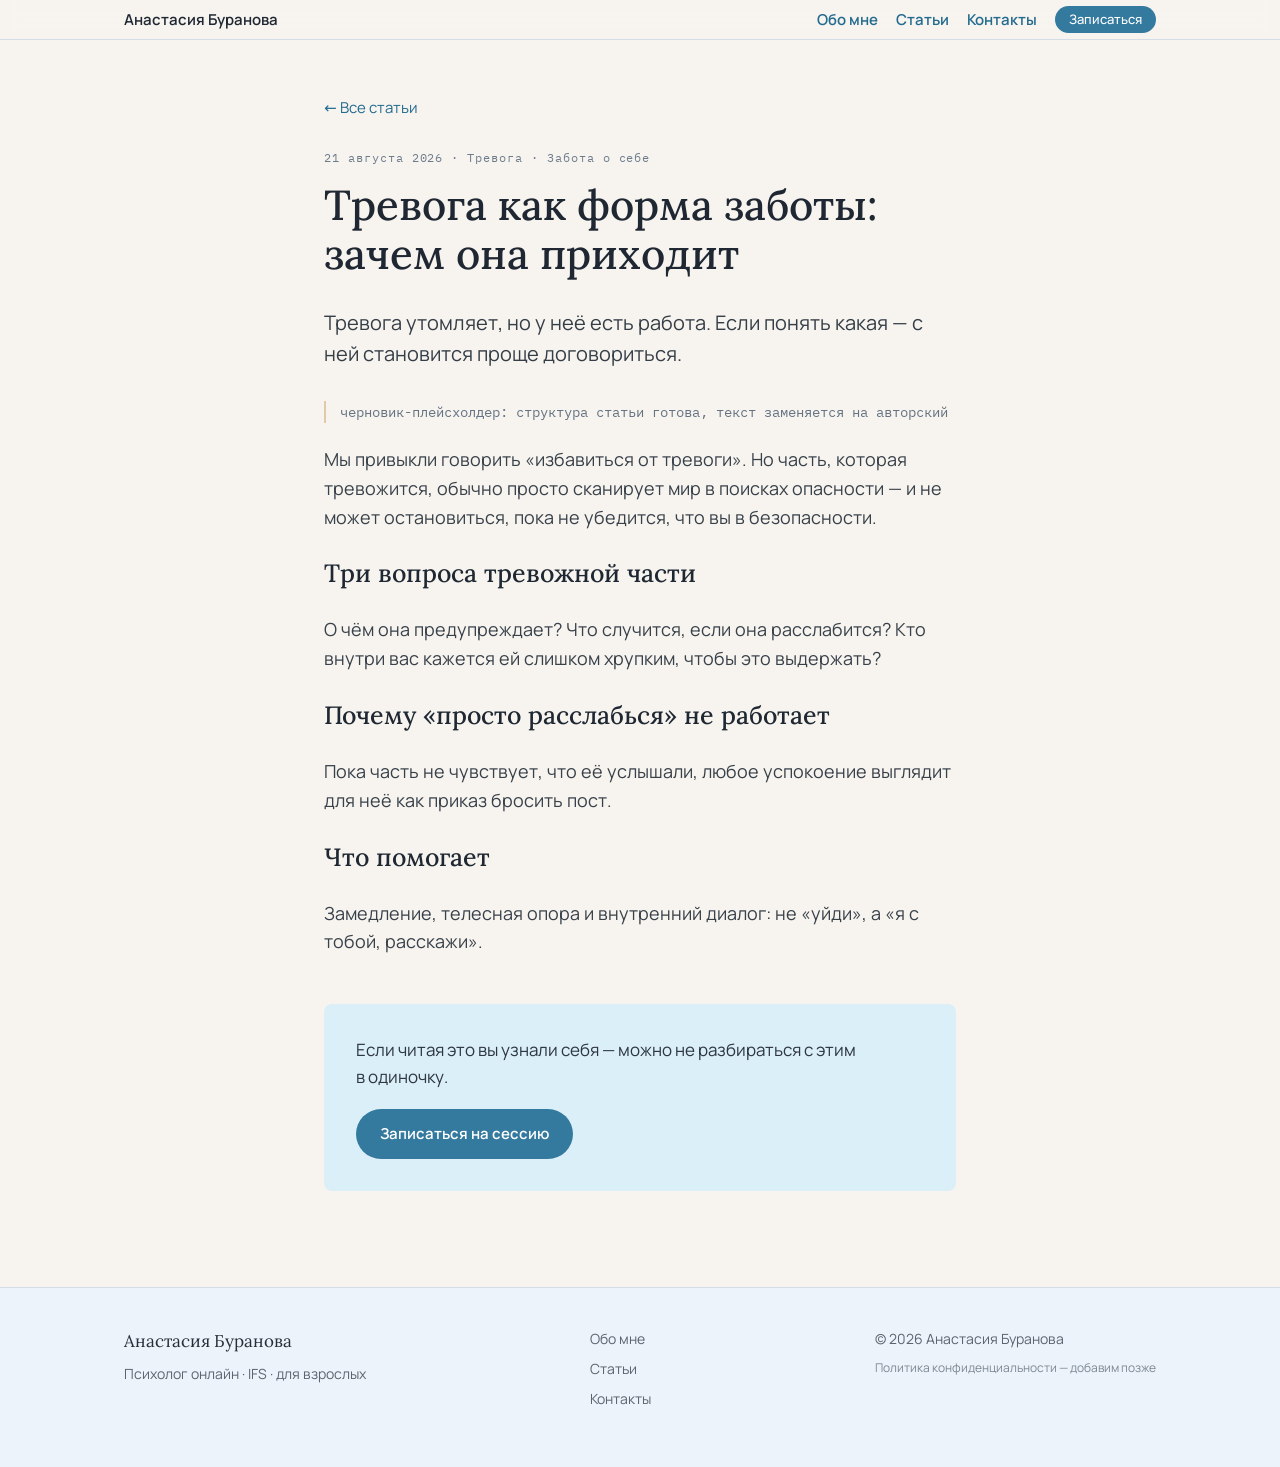
<file: blog-trevoga-kak-zabota.html>
<!DOCTYPE html>
<html lang="ru">
<head>
<meta charset="utf-8">
<meta name="viewport" content="width=device-width, initial-scale=1">
<title>Тревога как форма заботы: зачем она приходит — Анастасия Буранова</title>
<meta name="description" content="Тревога утомляет, но у неё есть работа. Если понять какая — с ней становится проще договориться.">
<link rel="canonical" href="https://buranova-psyholog.ru/blog-trevoga-kak-zabota.html">
<!-- TODO: после дописывания статьи вернуть index, follow и строку в sitemap.xml -->
<meta name="robots" content="noindex, follow">
<meta property="og:type" content="article">
<meta property="og:locale" content="ru_RU">
<meta property="og:site_name" content="Анастасия Буранова — психолог">
<meta property="og:title" content="Тревога как форма заботы: зачем она приходит — Анастасия Буранова">
<meta property="og:description" content="Тревога утомляет, но у неё есть работа. Если понять какая — с ней становится проще договориться.">
<meta property="og:url" content="https://buranova-psyholog.ru/blog-trevoga-kak-zabota.html">
<meta property="og:image" content="https://buranova-psyholog.ru/assets/og-cover.jpg">
<meta property="og:image:width" content="1200">
<meta property="og:image:height" content="630">
<meta property="og:image:alt" content="Анастасия Буранова — психолог онлайн, метод IFS">
<meta name="twitter:card" content="summary_large_image">
<link rel="icon" href="favicon.svg" type="image/svg+xml">
<link rel="preload" href="assets/fonts/Manrope-400-cyrillic.woff2" as="font" type="font/woff2" crossorigin>
<link rel="preload" href="assets/fonts/Lora-400-cyrillic.woff2" as="font" type="font/woff2" crossorigin>
<link rel="stylesheet" href="assets/fonts.css?v=1">
<link rel="stylesheet" href="styles.css">
<script type="application/ld+json">{"@context":"https://schema.org","@type":"BlogPosting","headline":"Тревога как форма заботы: зачем она приходит","description":"Тревога утомляет, но у неё есть работа. Если понять какая — с ней становится проще договориться.","datePublished":"2026-08-21","inLanguage":"ru","keywords":"Тревога, Забота о себе","image":"https://buranova-psyholog.ru/assets/portrait.jpg","author":{"@type":"Person","name":"Анастасия Буранова"},"mainEntityOfPage":"https://buranova-psyholog.ru/blog-trevoga-kak-zabota.html"}</script>
  <!-- Yandex.Metrika counter -->
  <script type="text/javascript">
      (function(m,e,t,r,i,k,a){
          m[i]=m[i]||function(){(m[i].a=m[i].a||[]).push(arguments)};
          m[i].l=1*new Date();
          for (var j = 0; j < document.scripts.length; j++) {if (document.scripts[j].src === r) { return; }}
          k=e.createElement(t),a=e.getElementsByTagName(t)[0],k.async=1,k.src=r,a.parentNode.insertBefore(k,a)
      })(window, document,'script','https://mc.yandex.ru/metrika/tag.js?id=112844238', 'ym');

      ym(112844238, 'init', {ssr:true, webvisor:true, clickmap:true, ecommerce:"dataLayer", referrer: document.referrer, url: location.href, accurateTrackBounce:true, trackLinks:true});
  </script>
  <noscript><div><img src="https://mc.yandex.ru/watch/112844238" style="position:absolute; left:-9999px;" alt="" /></div></noscript>
  <!-- /Yandex.Metrika counter -->
</head>
<body>
<div class="page">
  <header class="site-header">
    <div class="bar">
      <a href="index.html" class="brand">Анастасия&nbsp;Буранова</a>
      <nav class="nav">
        <a href="about.html" class="nav-lnk">Обо мне</a>
        <a href="blog.html" class="nav-lnk">Статьи</a>
        <a href="contacts.html" class="nav-lnk">Контакты</a>
        <a href="index.html#booking" class="cta cta-sm">Записаться</a>
      </nav>
    </div>
  </header>
  <main class="narrow article">
    <p class="art-back"><a href="blog.html" class="lnk">← Все статьи</a></p>
    <p class="mono art-meta">21 августа 2026 · Тревога · Забота о себе</p>
    <h1 class="art-h1">Тревога как форма заботы: зачем она приходит</h1>
    <p class="art-lead">Тревога утомляет, но у неё есть работа. Если понять какая — с ней становится проще договориться.</p>
    <div class="art-body">
      <p class="art-note">черновик-плейсхолдер: структура статьи готова, текст заменяется на авторский</p>
      <p>Мы привыкли говорить «избавиться от тревоги». Но часть, которая тревожится, обычно просто сканирует мир в поисках опасности — и не может остановиться, пока не убедится, что вы в безопасности.</p>
      <h2 class="art-h2">Три вопроса тревожной части</h2>
      <p>О чём она предупреждает? Что случится, если она расслабится? Кто внутри вас кажется ей слишком хрупким, чтобы это выдержать?</p>
      <h2 class="art-h2">Почему «просто расслабься» не работает</h2>
      <p>Пока часть не чувствует, что её услышали, любое успокоение выглядит для неё как приказ бросить пост.</p>
      <h2 class="art-h2">Что помогает</h2>
      <p>Замедление, телесная опора и внутренний диалог: не «уйди», а «я с тобой, расскажи».</p>
    </div>
    <div class="art-cta">
      <p>Если читая это вы узнали себя — можно не разбираться с этим в одиночку.</p>
      <a href="index.html#booking" class="cta">Записаться на сессию</a>
    </div>
  </main>
  <footer class="site-footer">
    <div class="foot">
      <div class="foot-col">
        <span class="foot-name">Анастасия Буранова</span>
        <span>Психолог онлайн · IFS · для взрослых</span>
      </div>
      <div class="foot-col">
        <a href="about.html">Обо мне</a>
        <a href="blog.html">Статьи</a>
        <a href="contacts.html">Контакты</a>
      </div>
      <div class="foot-col foot-legal">
        <span>© 2026 Анастасия Буранова</span>
        <span class="muted">Политика конфиденциальности — добавим позже</span>
      </div>
    </div>
  </footer>
</div>
<script src="app.js" defer></script>
</body>
</html>
</file>
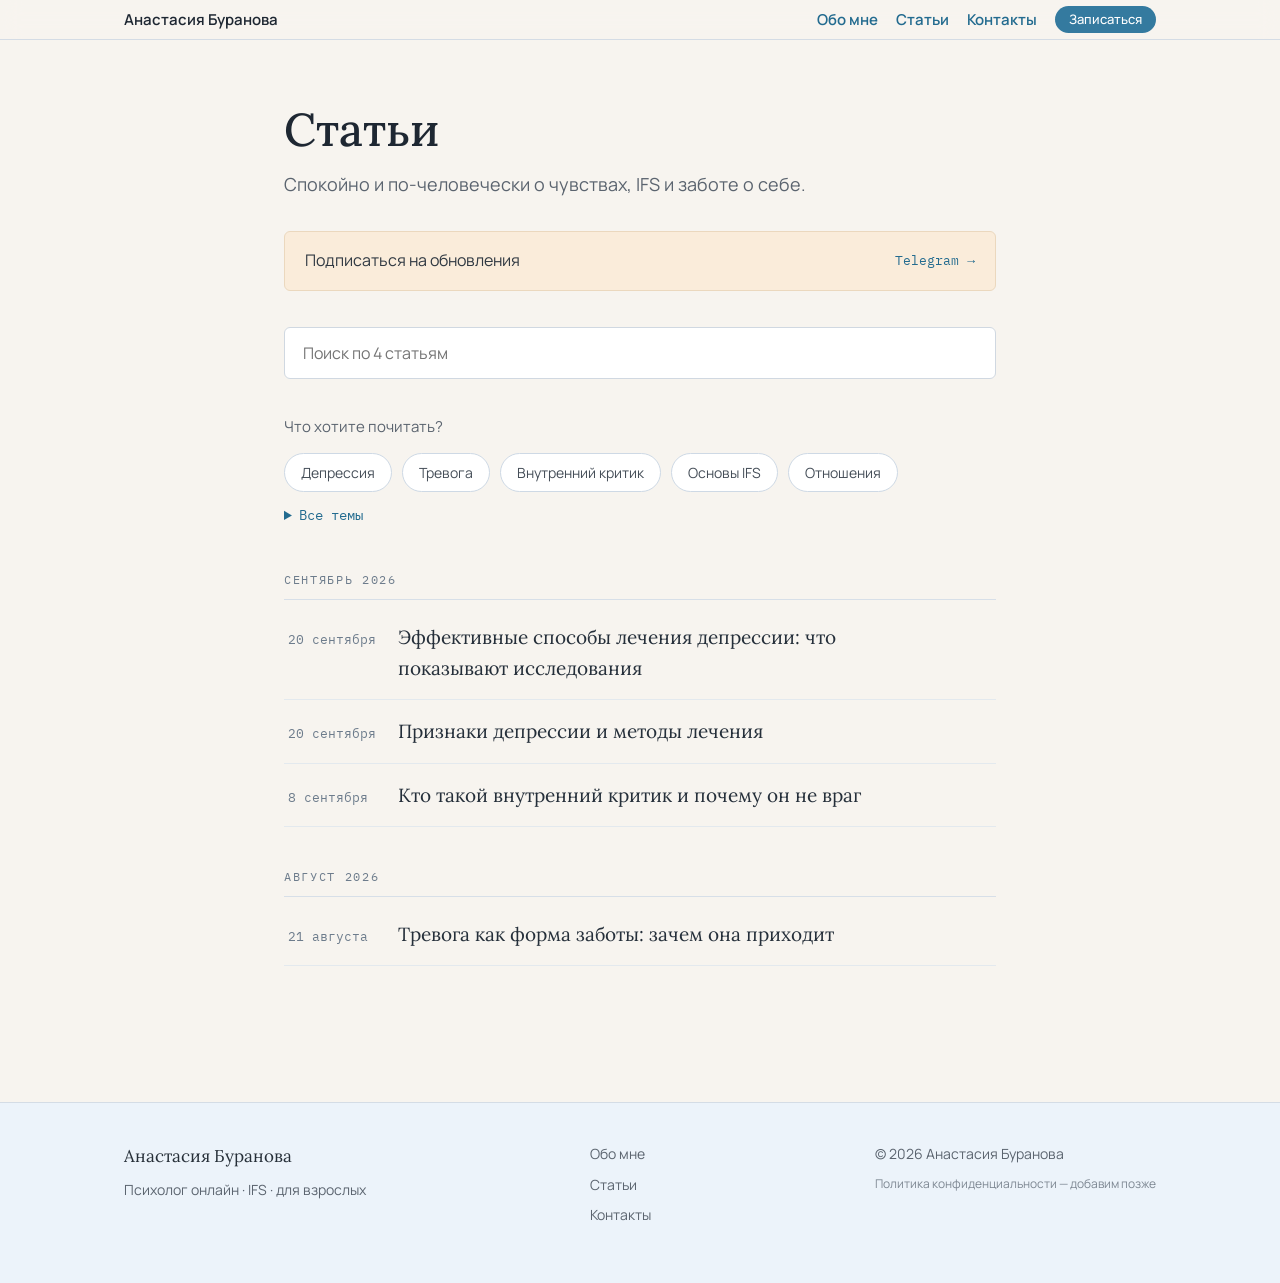
<file: blog.html>
<!DOCTYPE html>
<html lang="ru">
<head>
<meta charset="utf-8">
<meta name="viewport" content="width=device-width, initial-scale=1">
<title>Статьи — Анастасия Буранова, психолог</title>
<meta name="description" content="Статьи психолога Анастасии Бурановой о чувствах, подходе IFS и заботе о себе.">
<link rel="canonical" href="https://buranova-psyholog.ru/blog.html">
<meta name="robots" content="index, follow">
<meta property="og:type" content="website">
<meta property="og:locale" content="ru_RU">
<meta property="og:site_name" content="Анастасия Буранова — психолог">
<meta property="og:title" content="Статьи — Анастасия Буранова, психолог">
<meta property="og:description" content="Статьи психолога Анастасии Бурановой о чувствах, подходе IFS и заботе о себе.">
<meta property="og:url" content="https://buranova-psyholog.ru/blog.html">
<meta property="og:image" content="https://buranova-psyholog.ru/assets/og-cover.jpg">
<meta property="og:image:width" content="1200">
<meta property="og:image:height" content="630">
<meta property="og:image:alt" content="Анастасия Буранова — психолог онлайн, метод IFS">
<meta name="twitter:card" content="summary_large_image">
<link rel="icon" href="favicon.svg" type="image/svg+xml">
<link rel="preload" href="assets/fonts/Manrope-400-cyrillic.woff2" as="font" type="font/woff2" crossorigin>
<link rel="preload" href="assets/fonts/Lora-400-cyrillic.woff2" as="font" type="font/woff2" crossorigin>
<link rel="stylesheet" href="assets/fonts.css?v=1">
<link rel="stylesheet" href="styles.css">
<script type="application/ld+json">{"@context":"https://schema.org","@type":"Blog","name":"Статьи — Анастасия Буранова","url":"https://buranova-psyholog.ru/blog.html","inLanguage":"ru","blogPost":[{"@type":"BlogPosting","headline":"Эффективные способы лечения депрессии: что показывают исследования","datePublished":"2026-09-20","url":"https://buranova-psyholog.ru/blog-effektivnye-sposoby-lecheniya-depressii.html","keywords":"Депрессия, Доказательная медицина"},{"@type":"BlogPosting","headline":"Признаки депрессии и методы лечения: симптомы, виды и онлайн-тест","datePublished":"2026-09-20","url":"https://buranova-psyholog.ru/blog-priznaki-depressii-simptomy-lechenie.html","keywords":"Депрессия, Психическое здоровье"},{"@type":"BlogPosting","headline":"Кто такой внутренний критик и почему он не враг","datePublished":"2026-09-08","url":"https://buranova-psyholog.ru/blog-kto-takoy-vnutrenniy-kritik.html","keywords":"Внутренний критик, Основы IFS"},{"@type":"BlogPosting","headline":"Тревога как форма заботы: зачем она приходит","datePublished":"2026-08-21","url":"https://buranova-psyholog.ru/blog-trevoga-kak-zabota.html","keywords":"Тревога, Забота о себе"}]}</script>
  <!-- Yandex.Metrika counter -->
  <script type="text/javascript">
      (function(m,e,t,r,i,k,a){
          m[i]=m[i]||function(){(m[i].a=m[i].a||[]).push(arguments)};
          m[i].l=1*new Date();
          for (var j = 0; j < document.scripts.length; j++) {if (document.scripts[j].src === r) { return; }}
          k=e.createElement(t),a=e.getElementsByTagName(t)[0],k.async=1,k.src=r,a.parentNode.insertBefore(k,a)
      })(window, document,'script','https://mc.yandex.ru/metrika/tag.js?id=112844238', 'ym');

      ym(112844238, 'init', {ssr:true, webvisor:true, clickmap:true, ecommerce:"dataLayer", referrer: document.referrer, url: location.href, accurateTrackBounce:true, trackLinks:true});
  </script>
  <noscript><div><img src="https://mc.yandex.ru/watch/112844238" style="position:absolute; left:-9999px;" alt="" /></div></noscript>
  <!-- /Yandex.Metrika counter -->
</head>
<body>
<div class="page">
  <header class="site-header">
    <div class="bar">
      <a href="index.html" class="brand">Анастасия&nbsp;Буранова</a>
      <nav class="nav">
        <a href="about.html" class="nav-lnk">Обо мне</a>
        <a href="blog.html" class="nav-lnk">Статьи</a>
        <a href="contacts.html" class="nav-lnk">Контакты</a>
        <a href="index.html#booking" class="cta cta-sm">Записаться</a>
      </nav>
    </div>
  </header>
  <main class="narrow blog">
    <h1 class="page-h1 blog-h1">Статьи</h1>
    <p class="blog-sub">Спокойно и по-человечески о чувствах, IFS и заботе о себе.</p>

    <a href="https://t.me/PsyhologBuranova" target="_blank" rel="noopener" class="subscribe">
      <span>Подписаться на обновления</span>
      <span class="mono subscribe-arr">Telegram →</span>
    </a>

    <input type="search" id="blog-search" placeholder="Поиск по 4 статьям" aria-label="Поиск по статьям" autocomplete="off" class="search-input">

    <p class="tags-label">Что хотите почитать?</p>
    <div class="tags top-tags">
        <button type="button" class="tag-btn" data-tag="Депрессия">Депрессия</button>
        <button type="button" class="tag-btn" data-tag="Тревога">Тревога</button>
        <button type="button" class="tag-btn" data-tag="Внутренний критик">Внутренний критик</button>
        <button type="button" class="tag-btn" data-tag="Основы IFS">Основы IFS</button>
        <button type="button" class="tag-btn" data-tag="Отношения">Отношения</button>
    </div>
    <details class="all-tags-wrap">
      <summary class="all-tags-summary">Все темы</summary>
      <div class="tags all-tags">
          <button type="button" class="tag-btn" data-tag="Депрессия">Депрессия</button>
          <button type="button" class="tag-btn" data-tag="Тревога">Тревога</button>
          <button type="button" class="tag-btn" data-tag="Внутренний критик">Внутренний критик</button>
          <button type="button" class="tag-btn" data-tag="Основы IFS">Основы IFS</button>
          <button type="button" class="tag-btn" data-tag="Отношения">Отношения</button>
          <button type="button" class="tag-btn" data-tag="Самооценка">Самооценка</button>
          <button type="button" class="tag-btn" data-tag="Травма">Травма</button>
          <button type="button" class="tag-btn" data-tag="Забота о себе">Забота о себе</button>
      </div>
    </details>

    <div id="blog-groups">
      <section class="month" data-month>
        <h2 class="month-label">СЕНТЯБРЬ 2026</h2>
        <ul class="post-list">
          <li class="post-item" data-tags="Депрессия|Доказательная медицина" data-title="эффективные способы лечения депрессии: что показывают исследования">
            <a href="blog-effektivnye-sposoby-lecheniya-depressii.html" class="row post-row">
              <span class="mono date">20 сентября</span>
              <span class="post-title">Эффективные способы лечения депрессии: что показывают исследования</span>
            </a>
          </li>
          <li class="post-item" data-tags="Депрессия|Психическое здоровье" data-title="признаки депрессии и методы лечения: симптомы, виды и онлайн-тест">
            <a href="blog-priznaki-depressii-simptomy-lechenie.html" class="row post-row">
              <span class="mono date">20 сентября</span>
              <span class="post-title">Признаки депрессии и методы лечения</span>
            </a>
          </li>
          <li class="post-item" data-tags="Внутренний критик|Основы IFS" data-title="кто такой внутренний критик и почему он не враг">
            <a href="blog-kto-takoy-vnutrenniy-kritik.html" class="row post-row">
              <span class="mono date">8 сентября</span>
              <span class="post-title">Кто такой внутренний критик и почему он не враг</span>
            </a>
          </li>
        </ul>
      </section>

      <section class="month" data-month>
        <h2 class="month-label">АВГУСТ 2026</h2>
        <ul class="post-list">
          <li class="post-item" data-tags="Тревога|Забота о себе" data-title="тревога как форма заботы: зачем она приходит">
            <a href="blog-trevoga-kak-zabota.html" class="row post-row">
              <span class="mono date">21 августа</span>
              <span class="post-title">Тревога как форма заботы: зачем она приходит</span>
            </a>
          </li>
        </ul>
      </section>
    </div>
    <p id="blog-empty" class="empty" hidden>Ничего не нашлось. Попробуйте другой запрос или снимите фильтр.</p>
  </main>
  <footer class="site-footer">
    <div class="foot">
      <div class="foot-col">
        <span class="foot-name">Анастасия Буранова</span>
        <span>Психолог онлайн · IFS · для взрослых</span>
      </div>
      <div class="foot-col">
        <a href="about.html">Обо мне</a>
        <a href="blog.html">Статьи</a>
        <a href="contacts.html">Контакты</a>
      </div>
      <div class="foot-col foot-legal">
        <span>© 2026 Анастасия Буранова</span>
        <span class="muted">Политика конфиденциальности — добавим позже</span>
      </div>
    </div>
  </footer>
</div>
<script src="app.js" defer></script>
</body>
</html>
</file>
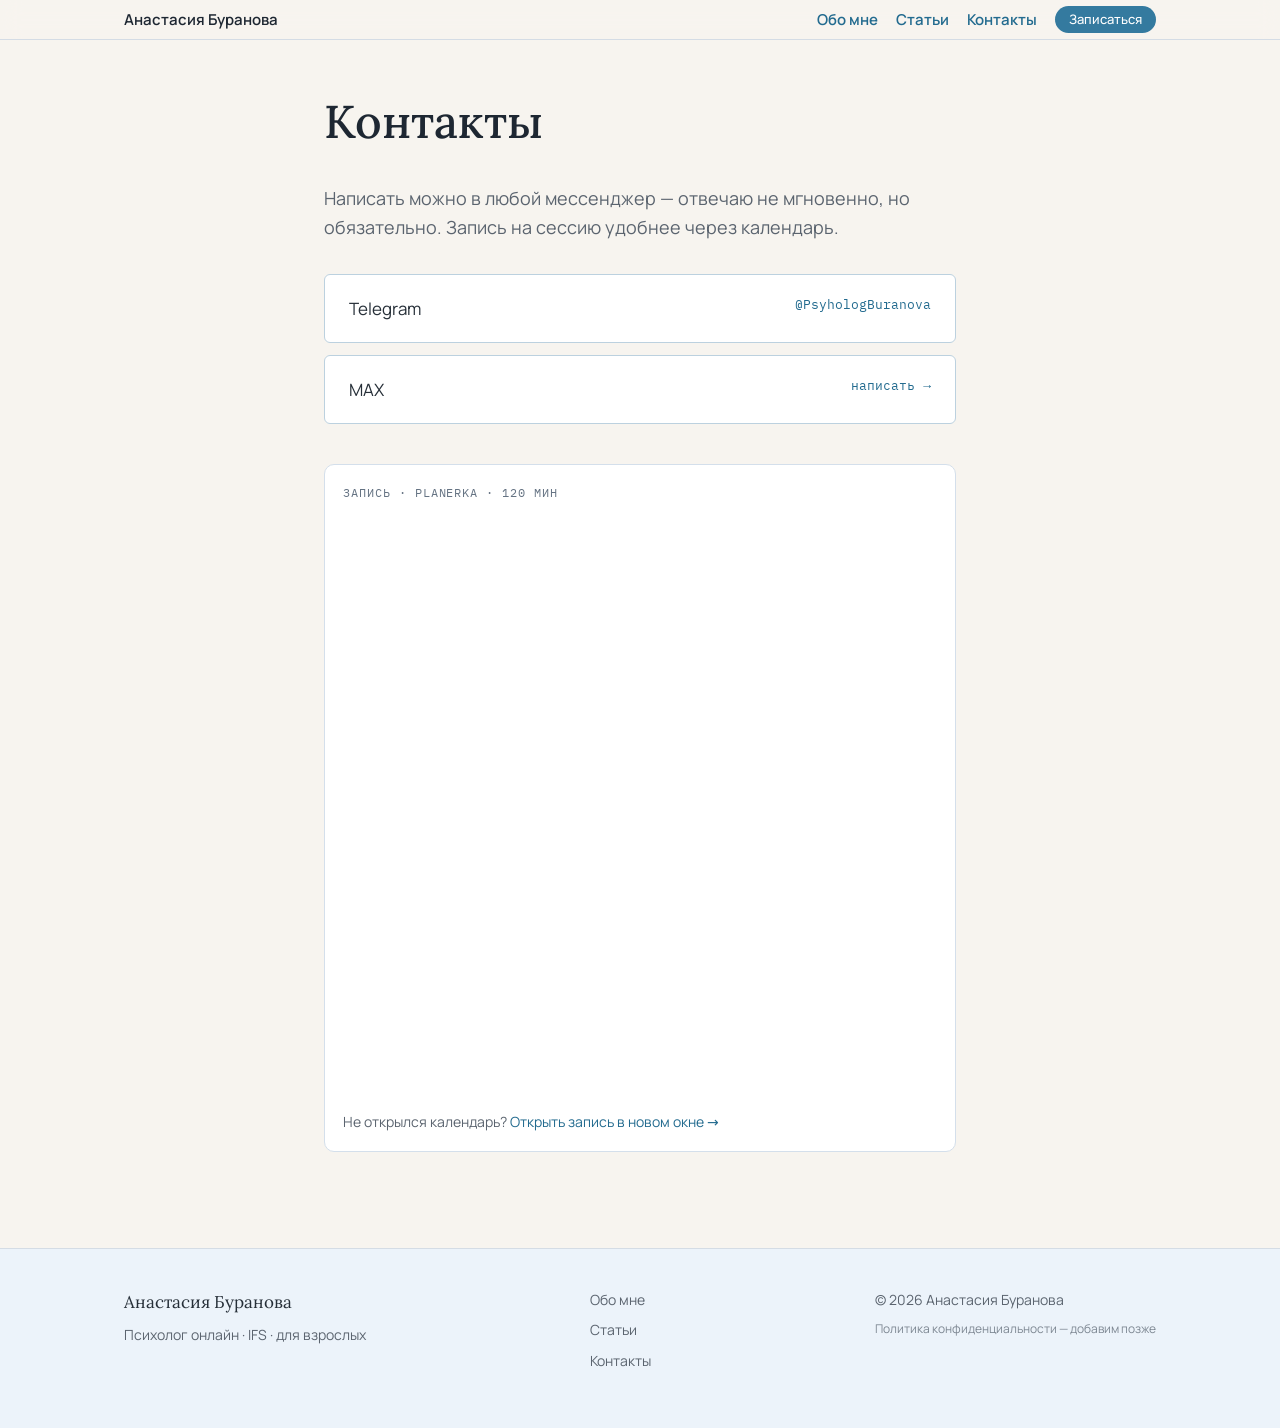
<file: contacts.html>
<!DOCTYPE html>
<html lang="ru">
<head>
<meta charset="utf-8">
<meta name="viewport" content="width=device-width, initial-scale=1">
<title>Контакты — Анастасия Буранова, психолог</title>
<meta name="description" content="Связаться с психологом Анастасией Бурановой: Telegram, MAX. Запись на онлайн-сессию через календарь planerka.">
<link rel="canonical" href="https://buranova-psyholog.ru/contacts.html">
<meta name="robots" content="index, follow">
<meta property="og:type" content="website">
<meta property="og:locale" content="ru_RU">
<meta property="og:site_name" content="Анастасия Буранова — психолог">
<meta property="og:title" content="Контакты — Анастасия Буранова, психолог">
<meta property="og:description" content="Связаться с психологом Анастасией Бурановой: Telegram, MAX. Запись на онлайн-сессию через календарь planerka.">
<meta property="og:url" content="https://buranova-psyholog.ru/contacts.html">
<meta property="og:image" content="https://buranova-psyholog.ru/assets/og-cover.jpg">
<meta property="og:image:width" content="1200">
<meta property="og:image:height" content="630">
<meta property="og:image:alt" content="Анастасия Буранова — психолог онлайн, метод IFS">
<meta name="twitter:card" content="summary_large_image">
<link rel="icon" href="favicon.svg" type="image/svg+xml">
<link rel="preload" href="assets/fonts/Manrope-400-cyrillic.woff2" as="font" type="font/woff2" crossorigin>
<link rel="preload" href="assets/fonts/Lora-400-cyrillic.woff2" as="font" type="font/woff2" crossorigin>
<link rel="stylesheet" href="assets/fonts.css?v=1">
<link rel="stylesheet" href="styles.css">

  <!-- Yandex.Metrika counter -->
  <script type="text/javascript">
      (function(m,e,t,r,i,k,a){
          m[i]=m[i]||function(){(m[i].a=m[i].a||[]).push(arguments)};
          m[i].l=1*new Date();
          for (var j = 0; j < document.scripts.length; j++) {if (document.scripts[j].src === r) { return; }}
          k=e.createElement(t),a=e.getElementsByTagName(t)[0],k.async=1,k.src=r,a.parentNode.insertBefore(k,a)
      })(window, document,'script','https://mc.yandex.ru/metrika/tag.js?id=112844238', 'ym');

      ym(112844238, 'init', {ssr:true, webvisor:true, clickmap:true, ecommerce:"dataLayer", referrer: document.referrer, url: location.href, accurateTrackBounce:true, trackLinks:true});
  </script>
  <noscript><div><img src="https://mc.yandex.ru/watch/112844238" style="position:absolute; left:-9999px;" alt="" /></div></noscript>
  <!-- /Yandex.Metrika counter -->
</head>
<body>
<div class="page">
  <header class="site-header">
    <div class="bar">
      <a href="index.html" class="brand">Анастасия&nbsp;Буранова</a>
      <nav class="nav">
        <a href="about.html" class="nav-lnk">Обо мне</a>
        <a href="blog.html" class="nav-lnk">Статьи</a>
        <a href="contacts.html" class="nav-lnk">Контакты</a>
        <a href="index.html#booking" class="cta cta-sm">Записаться</a>
      </nav>
    </div>
  </header>
  <main class="narrow article">
    <h1 class="page-h1">Контакты</h1>
    <p class="blog-sub">Написать можно в любой мессенджер — отвечаю не мгновенно, но обязательно. Запись на сессию удобнее через календарь.</p>
    <div style="display:flex;flex-direction:column;gap:12px;margin-bottom:40px">
      <a href="https://t.me/PsyhologBuranova" target="_blank" rel="noopener" class="pill" style="display:flex;justify-content:space-between;gap:16px;border-radius:6px;padding:20px 24px;font-size:17px">
        <span>Telegram</span><span class="mono subscribe-arr">@PsyhologBuranova</span>
      </a>
      <a href="https://max.ru/u/f9LHodD0cOL8QOpXr6cqd1ECvLcNhVSHtKZaXZWHkISdkemHGgjxb85lvxg" target="_blank" rel="noopener" class="pill" style="display:flex;justify-content:space-between;gap:16px;border-radius:6px;padding:20px 24px;font-size:17px">
        <span>MAX</span><span class="mono subscribe-arr">написать →</span>
      </a>
    </div>
    
      <div class="booking-embed">
        <p class="mono-label">ЗАПИСЬ · PLANERKA · 120 МИН</p>
        <iframe src="https://planerka.app/psyhologburanova/120min" title="Календарь записи на сессию" loading="lazy" class="planerka-frame"></iframe>
        <p class="booking-fallback">Не открылся календарь? <a href="https://planerka.app/psyhologburanova/120min" target="_blank" rel="noopener" class="lnk">Открыть запись в новом окне →</a></p>
      </div>
  </main>
  <footer class="site-footer">
    <div class="foot">
      <div class="foot-col">
        <span class="foot-name">Анастасия Буранова</span>
        <span>Психолог онлайн · IFS · для взрослых</span>
      </div>
      <div class="foot-col">
        <a href="about.html">Обо мне</a>
        <a href="blog.html">Статьи</a>
        <a href="contacts.html">Контакты</a>
      </div>
      <div class="foot-col foot-legal">
        <span>© 2026 Анастасия Буранова</span>
        <span class="muted">Политика конфиденциальности — добавим позже</span>
      </div>
    </div>
  </footer>
</div>
<script src="app.js" defer></script>
</body>
</html>
</file>
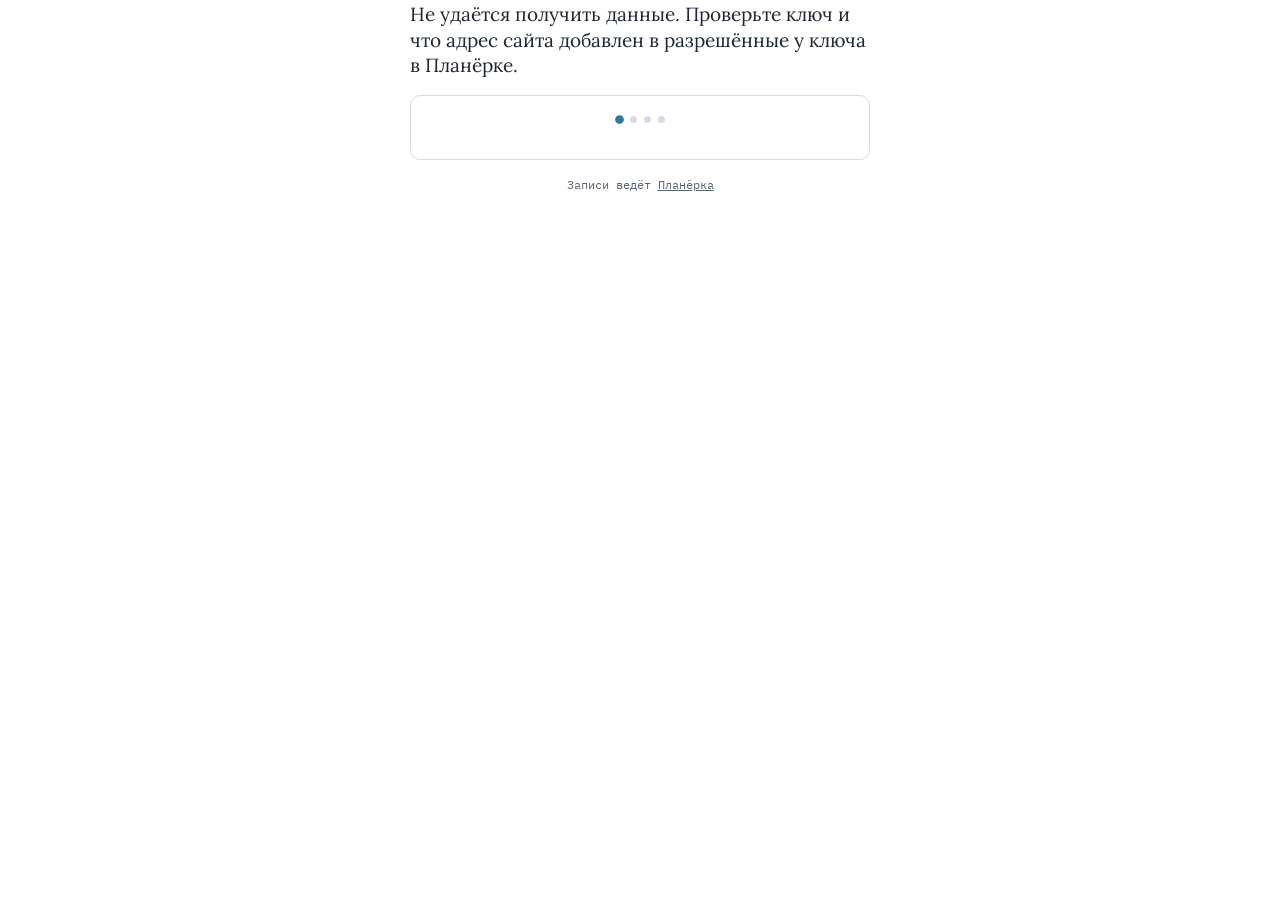
<file: zapis.html>
<!doctype html>
<html lang="ru">
<head>
<meta charset="utf-8">
<meta name="viewport" content="width=device-width, initial-scale=1">
<title>Запись на сессию — Анастасия Буранова</title>
<meta name="robots" content="noindex, nofollow">
<link rel="preload" href="assets/fonts/Manrope-400-cyrillic.woff2" as="font" type="font/woff2" crossorigin>
<link rel="preload" href="assets/fonts/Lora-400-cyrillic.woff2" as="font" type="font/woff2" crossorigin>
<link rel="stylesheet" href="assets/fonts.css?v=1">
<style>
:root{
  --bg:#f7f4ef; --card:#fff;
  --ink:oklch(0.3 0.02 250); --ink-strong:oklch(0.27 0.025 252);
  --muted:oklch(0.5 0.02 250); --muted2:oklch(0.42 0.02 250);
  --line:oklch(0.89 0.015 250); --line-soft:oklch(0.93 0.01 250);
  --accent:oklch(0.55 0.09 235); --accent-hover:oklch(0.48 0.1 235);
  --accent-soft:oklch(0.96 0.02 235); --sand:oklch(0.95 0.028 75);
  --bad:oklch(0.55 0.14 25);
}
*{box-sizing:border-box;margin:0;padding:0}
html{height:100%}
body{
  font-family:Manrope,system-ui,sans-serif;font-size:16px;line-height:1.5;
  color:var(--ink);background:transparent;
  -webkit-font-smoothing:antialiased;padding:2px;
}
.app{width:100%;max-width:460px;margin:0 auto;display:flex;flex-direction:column;gap:16px}

.say{font-family:Lora,Georgia,serif;font-size:19px;line-height:1.35;color:var(--ink-strong);min-height:26px;text-wrap:pretty}
.say b{font-weight:500;color:var(--accent-ink,var(--accent))}

.card{
  background:var(--card);border:1px solid var(--line);border-radius:10px;
  padding:20px;display:flex;flex-direction:column;gap:16px;
}
.card.shake{animation:shake .45s ease-in-out}
@keyframes shake{0%,100%{transform:translateX(0)}20%{transform:translateX(-7px)}45%{transform:translateX(6px)}70%{transform:translateX(-3px)}}

.dots{display:flex;gap:7px;justify-content:center}
.dots i{width:7px;height:7px;border-radius:50%;background:var(--line);transition:background .25s,transform .25s}
.dots i.on{background:var(--accent);transform:scale(1.25)}

.screen{display:none;flex-direction:column;gap:12px}
.screen.on{display:flex;animation:fade .3s ease-out}
@keyframes fade{from{opacity:0;transform:translateY(8px)}}

#types{display:flex;flex-direction:column;gap:10px}
.pick{
  font:inherit;text-align:left;cursor:pointer;color:var(--ink);
  border:1px solid var(--line);border-radius:12px;background:var(--card);
  padding:14px 16px;display:flex;justify-content:space-between;align-items:center;gap:12px;
  transition:border-color .15s,background .15s;
}
.pick:hover{border-color:var(--accent);background:var(--accent-soft)}
.pick b{font-family:Lora,Georgia,serif;font-weight:500;font-size:17px;color:var(--ink-strong)}
.pick small{display:block;font-weight:400;font-size:13px;color:var(--muted);margin-top:3px}
.pick em{font-style:normal;font-size:13px;color:var(--muted);flex:none}

.ribbon{display:flex;gap:8px;overflow-x:auto;padding:2px 2px 10px;scroll-snap-type:x mandatory}
.ribbon::-webkit-scrollbar{height:6px}
.ribbon::-webkit-scrollbar-thumb{background:var(--line);border-radius:6px}
.day{
  flex:none;width:60px;scroll-snap-align:start;cursor:pointer;font:inherit;color:var(--ink);
  border:1px solid var(--line);border-radius:12px;background:var(--card);
  padding:9px 0;display:flex;flex-direction:column;align-items:center;gap:1px;
  transition:border-color .15s,background .15s,color .15s;
}
.day:hover{border-color:var(--accent)}
.day.on{background:var(--accent);border-color:var(--accent);color:#fff}
.day.off{opacity:.38;pointer-events:none}
.day .wd{font-size:11px;font-weight:500;text-transform:lowercase;color:var(--muted)}
.day.on .wd,.day.on .mo{color:oklch(0.92 0.02 235)}
.day .n{font-size:19px;font-weight:600;line-height:1.15}
.day .mo{font-size:11px;font-weight:500;color:var(--muted)}

.times{display:grid;grid-template-columns:repeat(auto-fill,minmax(84px,1fr));gap:8px}
.time{
  font:inherit;font-weight:500;cursor:pointer;color:var(--ink);
  border:1px solid var(--line);border-radius:10px;background:var(--card);
  padding:12px 4px;transition:border-color .15s,background .15s;
}
.time:hover{border-color:var(--accent);background:var(--accent-soft)}

.f{display:flex;flex-direction:column;gap:6px}
.f span{font-size:13px;font-weight:500;color:var(--muted)}
.f input{
  font:inherit;font-size:16px;padding:12px 14px;color:var(--ink);
  border:1px solid var(--line);border-radius:10px;background:var(--card);
}
.f input:focus{outline:0;border-color:var(--accent);box-shadow:0 0 0 3px var(--accent-soft)}
.trap{position:absolute;left:-9999px;width:1px;height:1px}

.go{
  font:inherit;font-weight:600;font-size:16px;cursor:pointer;color:#fff;
  padding:14px;border:0;border-radius:999px;background:var(--accent);
  transition:background .15s;margin-top:4px;
}
.go:hover{background:var(--accent-hover)}
.go:disabled{opacity:.6;cursor:default}

.note{font-size:13px;color:var(--muted);text-align:center}
.back{
  font:inherit;font-size:14px;color:var(--muted);
  background:none;border:0;cursor:pointer;align-self:flex-start;padding:2px 0;
}
.back:hover{color:var(--accent)}

/* скелетоны загрузки */
.pending{min-height:var(--sk-h,90px)}
.skrow{display:flex;align-items:center;gap:12px;padding:14px 16px;border:1px dashed var(--line);border-radius:12px;margin-bottom:10px}
.skchip{height:46px;border:1px dashed var(--line);border-radius:10px}
.bars{display:flex;flex-direction:column;gap:8px;flex:1;min-width:0}
.bar{height:11px;border-radius:6px}
.bar.short{width:46%}
.sw{background-image:linear-gradient(100deg,var(--line-soft) 34%,#fbf8f3 50%,var(--line-soft) 66%);background-size:220% 100%;animation:sweep 1.5s linear infinite}
@keyframes sweep{from{background-position:120% 0}to{background-position:-120% 0}}
.badtext{color:var(--bad);font-weight:500}

.recap{display:flex;flex-direction:column}
.ticketline{display:flex;justify-content:space-between;gap:10px;font-size:15px;padding:11px 0;border-bottom:1px solid var(--line-soft)}
.ticketline:last-child{border-bottom:0}
.ticketline span{color:var(--muted)}
.ticketline b{font-weight:600;text-align:right}

.foot{text-align:center;font-size:12px;color:var(--muted);font-family:'IBM Plex Mono',monospace}
.foot a{color:var(--muted)}

@media (prefers-reduced-motion:reduce){*,*::before,*::after{animation:none!important;transition:none!important}}
</style>
  <!-- Yandex.Metrika counter -->
  <script type="text/javascript">
      (function(m,e,t,r,i,k,a){
          m[i]=m[i]||function(){(m[i].a=m[i].a||[]).push(arguments)};
          m[i].l=1*new Date();
          for (var j = 0; j < document.scripts.length; j++) {if (document.scripts[j].src === r) { return; }}
          k=e.createElement(t),a=e.getElementsByTagName(t)[0],k.async=1,k.src=r,a.parentNode.insertBefore(k,a)
      })(window, document,'script','https://mc.yandex.ru/metrika/tag.js?id=112844238', 'ym');

      ym(112844238, 'init', {ssr:true, webvisor:true, clickmap:true, ecommerce:"dataLayer", referrer: document.referrer, url: location.href, accurateTrackBounce:true, trackLinks:true});
  </script>
  <noscript><div><img src="https://mc.yandex.ru/watch/112844238" style="position:absolute; left:-9999px;" alt="" /></div></noscript>
  <!-- /Yandex.Metrika counter -->
</head>
<body>

<!-- data-api-key — ключ Планёрки со скоупом «публичный для сайта» -->
<div class="app" id="app"
     data-api-key="cal_50d48aa4deb960769089e416a4c170c928704e1e551f3910529c34ec94dd8556">

  <p class="say" id="say">Секунду, смотрю свободное время…</p>

  <div class="card">
    <div class="dots" id="dots"><i></i><i></i><i></i><i></i></div>

    <!-- 1 — услуга -->
    <section class="screen on" data-s="1">
      <div id="types"></div>
    </section>

    <!-- 2 — дата -->
    <section class="screen" data-s="2">
      <button class="back" type="button" data-to="1">← другая встреча</button>
      <div class="ribbon" id="ribbon"></div>
    </section>

    <!-- 3 — время -->
    <section class="screen" data-s="3">
      <button class="back" type="button" data-to="2">← другой день</button>
      <div class="times" id="times"></div>
    </section>

    <!-- 4 — контакты -->
    <section class="screen" data-s="4">
      <button class="back" type="button" data-to="3">← другое время</button>
      <label class="f"><span>Как вас зовут</span>
        <input name="name" autocomplete="name" placeholder="Имя"></label>
      <label class="f"><span>Куда прислать подтверждение</span>
        <input name="email" type="email" autocomplete="email" placeholder="you@mail.ru"></label>
      <label class="f"><span>Телефон — если хотите</span>
        <input name="phone" autocomplete="tel" placeholder="+7"></label>
      <input class="trap" name="trap" tabindex="-1" autocomplete="off" aria-hidden="true">
      <button class="go" type="button" id="go">Записаться</button>
      <p class="note" id="fine">Письмо со ссылкой на встречу придёт сразу после записи.</p>
    </section>

    <!-- 5 — готово -->
    <section class="screen" data-s="5">
      <div class="recap" id="recap"></div>
      <button class="back" type="button" data-to="1" style="align-self:center;margin-top:6px">записаться ещё раз</button>
    </section>
  </div>

  <p class="foot">Записи ведёт <a href="https://planerka.app" target="_blank" rel="noopener">Планёрка</a></p>
</div>

<script>
(function () {
  var root = document.getElementById("app");
  var KEY  = root.getAttribute("data-api-key");
  var API  = "https://planerka.app";
  var V_TYPES = "2024-08-13", V_SLOTS = "2024-09-04", V_BOOK = "2024-08-13";

  var TZ = Intl.DateTimeFormat().resolvedOptions().timeZone || "Europe/Moscow";
  var HORIZON = 20;

  var MOF = ["января","февраля","марта","апреля","мая","июня","июля","августа","сентября","октября","ноября","декабря"];
  var MO  = ["янв","фев","мар","апр","мая","июн","июл","авг","сен","окт","ноя","дек"];
  var WD  = ["вс","пн","вт","ср","чт","пт","сб"];

  var q  = function (s) { return document.getElementById(s); };
  var st = { type: null, date: null, slot: null, screen: 1, byDate: {}, single: false };

  /* ——— запрос к API Планёрки ———
     Ключ идёт прямо из браузера. Скоуп «публичный для сайта» (чтение типов
     встреч и слотов, создание брони) и список разрешённых origin'ов на стороне
     Планёрки делают это безопасным. */
  function api(path, version, opts) {
    opts = opts || {};
    opts.headers = {
      "Content-Type": "application/json",
      "Authorization": "Bearer " + KEY,
      "cal-api-version": version
    };
    return fetch(API + path, opts).then(function (r) {
      return r.json().catch(function () { return {}; }).then(function (body) {
        if (!r.ok) {
          var err = new Error((body.error && body.error.message) || ("HTTP " + r.status));
          err.httpStatus = r.status;
          throw err;
        }
        return body;
      });
    });
  }

  /* ——— подсказка над карточкой (заменяет реплики кота) ——— */
  function speak(html) { q("say").innerHTML = html; }

  /* ——— визуальная реакция на ошибку (заменяет тряску кота) ——— */
  function oops(el) {
    var c = document.querySelector(".card");
    c.classList.remove("shake"); void c.offsetWidth; c.classList.add("shake");
    if (el && el.focus) { try { el.focus(); } catch (e) {} }
  }
  function lookAway() {}   /* оставлено пустым — раньше отворачивался кот */

  /* ——— экраны и точки-шаги ——— */
  function show(n) {
    st.screen = n;
    [].forEach.call(document.querySelectorAll(".screen"), function (s) {
      s.classList.toggle("on", Number(s.getAttribute("data-s")) === n);
    });
    [].forEach.call(q("dots").children, function (el, i) {
      el.classList.toggle("on", i < Math.min(n, 4));
    });
    q("dots").style.visibility = n === 5 ? "hidden" : "visible";
  }
  [].forEach.call(document.querySelectorAll(".back"), function (b) {
    b.onclick = function () {
      var to = Number(b.getAttribute("data-to"));
      if (to === 1 && st.single) { reset(); speak("Загружаю свободное время…"); pickType(st.type); return; }
      if (to === 1) { st.type = null; reset(); speak("На что записываемся?"); }
      if (to === 2) speak("Когда вам удобно?");
      if (to === 3) speak("Выберите время.");
      show(to);
    };
  });
  function reset() {
    st.date = null; st.slot = null;
    [].forEach.call(document.querySelectorAll("input"), function (i) { i.value = ""; });
  }

  /* ——— мелочи ——— */
  function ymd(n) {
    var d = new Date(); d.setHours(12, 0, 0, 0); d.setDate(d.getDate() + n);
    return d.getFullYear() + "-" + String(d.getMonth() + 1).padStart(2, "0") +
           "-" + String(d.getDate()).padStart(2, "0");
  }
  function esc(s) {
    return String(s).replace(/[&<>"]/g, function (c) {
      return { "&": "&amp;", "<": "&lt;", ">": "&gt;", '"': "&quot;" }[c];
    });
  }
  function plain(html, max) {
    var t = document.createElement("div"); t.innerHTML = html || "";
    var s = (t.textContent || "").replace(/\s+/g, " ").trim();
    if (max && s.length > max) s = s.slice(0, max).replace(/[\s,.;:—-]+$/, "") + "…";
    return s;
  }
  function hhmm(d) { return d.toLocaleTimeString("ru-RU", { hour: "2-digit", minute: "2-digit" }); }

  /* ——— скелетоны загрузки ———
     Появляются не сразу: если ответ успел прийти за DELAY, их не будет вовсе.
     А появившись, держатся минимум MIN — чтобы не мелькнуть и пропасть. */
  var SK_DELAY = 160, SK_MIN = 450, skActive = {};
  function skTypes(n) {
    var h = "", i;
    for (i = 0; i < n; i++)
      h += '<div class="skrow"><span class="bars">' +
           '<span class="bar sw" style="animation-delay:' + (-i * 90) + 'ms"></span>' +
           '<span class="bar short sw" style="animation-delay:' + (-i * 90 - 60) + 'ms"></span>' +
           "</span></div>";
    return h;
  }
  function skTimes(n) {
    var h = "", i;
    for (i = 0; i < n; i++)
      h += '<div class="skchip sw" style="animation-delay:' + (-i * 70) + 'ms"></div>';
    return h;
  }
  function pending(box, html, minH) {
    if (skActive[box.id]) skActive[box.id]();
    var at = 0, dead = false;
    var t = setTimeout(function () {
      if (dead) return;
      box.innerHTML = html;
      at = Date.now();
    }, SK_DELAY);
    box.classList.add("pending");
    box.style.setProperty("--sk-h", minH + "px");
    skActive[box.id] = function () { dead = true; clearTimeout(t); };
    return function (render) {
      dead = true; clearTimeout(t);
      delete skActive[box.id];
      var go = function () {
        box.classList.remove("pending");
        box.style.removeProperty("--sk-h");
        render();
      };
      var left = at ? SK_MIN - (Date.now() - at) : 0;
      if (left > 0) setTimeout(go, left); else go();
    };
  }

  /* ——— 1. услуги ——— */
  show(1);
  var doneTypes = pending(q("types"), skTypes(2), 126);

  api("/rest/v2/event-types", V_TYPES)
    .then(function (body) {
      var raw = body.data || {};
      var items = Array.isArray(raw) ? raw : Object.values(raw);
      var list = [];
      items.forEach(function (t) {
        if (t && !t.hidden) {
          list.push({
            id: t.id, title: t.title, slug: t.slug,
            description: t.description || "",
            minutes: t.lengthInMinutes || t.length,
            price: t.price || 0, currency: t.currency || "RUB"
          });
        }
      });

      var box = q("types");
      if (!list.length) {
        doneTypes(function () { speak("Открытых встреч пока нет."); box.innerHTML = ""; });
        return;
      }

      doneTypes(function () {
        // одна услуга — сразу к выбору даты, без лишнего экрана
        if (list.length === 1) {
          st.single = true;
          var b2 = document.querySelector('.back[data-to="1"]');
          if (b2) b2.style.display = "none";
          pickType(list[0]);
          return;
        }
        box.innerHTML = "";
        list.forEach(function (t) {
          var d = plain(t.description, 62);
          var b = document.createElement("button");
          b.type = "button"; b.className = "pick";
          b.innerHTML = "<span><b>" + esc(plain(t.title)) + "</b>" +
                        (d ? "<small>" + esc(d) + "</small>" : "") + "</span>" +
                        "<em>" + t.minutes + " мин</em>";
          b.onclick = function () { pickType(t); };
          box.appendChild(b);
        });
        speak("На что записываемся?");
      });
    })
    .catch(function () {
      doneTypes(function () {
        speak("Не удаётся получить данные. Проверьте ключ и что адрес сайта добавлен в разрешённые у ключа в Планёрке.");
        q("types").innerHTML = "";
      });
    });

  function pickType(t) {
    st.type = t; st.byDate = {};
    speak("Смотрю, что свободно…");
    show(2);
    var wait = pending(q("ribbon"), "", 84);
    api("/rest/v2/slots?eventTypeId=" + t.id + "&start=" + ymd(0) + "&end=" + ymd(HORIZON - 1) +
        "&timeZone=" + encodeURIComponent(TZ), V_SLOTS)
      .then(function (body) {
        st.byDate = body.data || {};
        wait(function () { renderRibbon(); speak("Когда вам удобно?"); });
      })
      .catch(function () {
        wait(function () {
          speak("Не удаётся получить расписание. Проверьте ключ и разрешённые адреса у ключа в Планёрке.");
          oops();
        });
      });
  }

  /* ——— 2. дата ——— */
  function renderRibbon() {
    var box = q("ribbon");
    box.innerHTML = "";
    for (var i = 0; i < HORIZON; i++) {
      (function (i) {
        var key = ymd(i), dt = new Date(key + "T00:00:00");
        var b = document.createElement("button");
        b.type = "button";
        b.className = "day" + (key === st.date ? " on" : "") +
                      (st.byDate[key] && !st.byDate[key].length ? " off" : "");
        b.innerHTML = '<span class="wd">' + (i === 0 ? "сег" : WD[dt.getDay()]) + "</span>" +
                      '<span class="n">' + dt.getDate() + "</span>" +
                      '<span class="mo">' + MO[dt.getMonth()] + "</span>";
        b.onclick = function () { pickDate(key); };
        box.appendChild(b);
      })(i);
    }
  }

  function pickDate(d) {
    st.date = d;
    var dt = new Date(d + "T00:00:00");
    renderRibbon();
    show(3);
    var slots = st.byDate[d] || [];
    if (!slots.length) {
      speak("В этот день пусто. Возьмём другой?");
      lookAway();
      q("times").innerHTML = '<p class="note" style="grid-column:1/-1">Свободного времени нет.</p>';
      return;
    }
    speak(dt.getDate() + " " + MOF[dt.getMonth()] + ". Во сколько удобно?");
    renderTimes(slots);
  }

  function renderTimes(slots) {
    var box = q("times");
    box.innerHTML = "";
    slots.forEach(function (s) {
      var b = document.createElement("button");
      b.type = "button"; b.className = "time";
      b.textContent = hhmm(new Date(s.start));
      b.onclick = function () { pickTime(s.start); };
      box.appendChild(b);
    });
  }

  /* ——— 3→4. время и контакты ——— */
  function pickTime(iso) {
    st.slot = iso;
    var d = new Date(iso);
    speak("<b>" + hhmm(d) + "</b>, " + d.getDate() + " " + MOF[d.getMonth()] + ". Как вас найти?");
    show(4);
  }

  q("go").onclick = function () {
    var name  = document.querySelector('input[name="name"]').value.trim();
    var email = document.querySelector('input[name="email"]').value.trim();
    var phone = document.querySelector('input[name="phone"]').value.trim();
    var trap  = document.querySelector('input[name="trap"]').value;
    var fine  = q("fine"), go = q("go");

    if (!name) {
      speak("А как к вам обращаться?");
      oops(document.querySelector('input[name="name"]')); return;
    }
    if (!/^[^@\s]+@[^@\s]+\.[^@\s]+$/.test(email)) {
      speak("Кажется, в почте опечатка.");
      oops(document.querySelector('input[name="email"]')); return;
    }

    // невидимое поле-ловушка: его заполняет бот, человек — никогда
    if (trap) { done(email); return; }

    go.disabled = true; go.textContent = "Записываю…";
    speak("Секунду, оформляю запись…");

    api("/rest/v2/bookings", V_BOOK, {
      method: "POST",
      body: JSON.stringify({
        eventTypeId: st.type.id,
        start: st.slot,
        attendee: { name: name, email: email, phoneNumber: phone || null, timeZone: TZ, language: "ru" }
      })
    })
      .then(function () {
        go.disabled = false; go.textContent = "Записаться";
        done(email);
      })
      .catch(function (err) {
        go.disabled = false; go.textContent = "Записаться";
        if (err.httpStatus === 409) {
          speak("Это время только что заняли. Выберем другое?");
          oops();
          show(3);
          var again = pending(q("times"), skTimes(9), 155);
          api("/rest/v2/slots?eventTypeId=" + st.type.id + "&start=" + st.date + "&end=" + st.date +
              "&timeZone=" + encodeURIComponent(TZ), V_SLOTS)
            .then(function (body) {
              var fresh = (body.data && body.data[st.date]) || [];
              st.byDate[st.date] = fresh;
              again(function () { renderTimes(fresh); });
            })
            .catch(function () { again(function () { renderTimes([]); }); });
          return;
        }
        speak("Не получилось записать. Попробуем ещё раз?");
        oops(go);
        fine.innerHTML = '<span class="badtext">Запись не прошла.</span>';
      });
  };

  /* ——— 5. готово ——— */
  function done(email) {
    var d = new Date(st.slot);
    speak("Готово! Письмо с подтверждением уже летит.");
    q("recap").innerHTML =
      '<div class="ticketline"><span>Встреча</span><b>' + esc(plain(st.type.title)) + "</b></div>" +
      '<div class="ticketline"><span>Когда</span><b>' +
        d.toLocaleDateString("ru-RU", { weekday: "long", day: "numeric", month: "long" }) +
        ", " + hhmm(d) + "</b></div>" +
      '<div class="ticketline"><span>Сколько</span><b>' + st.type.minutes + " минут</b></div>" +
      '<div class="ticketline"><span>Написали на</span><b>' + esc(email) + "</b></div>";
    show(5);
  }

  /* ——— авто-высота: сообщаем родительской странице реальную высоту формы,
     чтобы окно iframe подстраивалось под содержимое и не оставляло пустоты ——— */
  function reportHeight() {
    var h = document.body ? document.body.scrollHeight : 0;
    if (h) { try { parent.postMessage({ __planerka: true, height: h }, "*"); } catch (e) {} }
  }
  if (window.ResizeObserver) {
    try { new ResizeObserver(reportHeight).observe(document.body); } catch (e) {}
  }
  window.addEventListener("load", reportHeight);
  setTimeout(reportHeight, 400);
  reportHeight();

})();
</script>
</body>
</html>
</file>
<file: assets/fonts.css>
/* Локальные шрифты: подмножества cyrillic + latin (Google Fonts v2) */
@font-face {
  font-family: 'IBM Plex Mono';
  font-style: normal;
  font-weight: 400;
  font-display: swap;
  src: url(fonts/IBMPlexMono-400-cyrillic.woff2) format('woff2');
  unicode-range: U+0301, U+0400-045F, U+0490-0491, U+04B0-04B1, U+2116;
}
@font-face {
  font-family: 'IBM Plex Mono';
  font-style: normal;
  font-weight: 400;
  font-display: swap;
  src: url(fonts/IBMPlexMono-400-latin.woff2) format('woff2');
  unicode-range: U+0000-00FF, U+0131, U+0152-0153, U+02BB-02BC, U+02C6, U+02DA, U+02DC, U+0304, U+0308, U+0329, U+2000-206F, U+20AC, U+2122, U+2191, U+2193, U+2212, U+2215, U+FEFF, U+FFFD;
}
@font-face {
  font-family: 'Lora';
  font-style: italic;
  font-weight: 400;
  font-display: swap;
  src: url(fonts/Lora-400i-cyrillic.woff2) format('woff2');
  unicode-range: U+0301, U+0400-045F, U+0490-0491, U+04B0-04B1, U+2116;
}
@font-face {
  font-family: 'Lora';
  font-style: italic;
  font-weight: 400;
  font-display: swap;
  src: url(fonts/Lora-400i-latin.woff2) format('woff2');
  unicode-range: U+0000-00FF, U+0131, U+0152-0153, U+02BB-02BC, U+02C6, U+02DA, U+02DC, U+0304, U+0308, U+0329, U+2000-206F, U+20AC, U+2122, U+2191, U+2193, U+2212, U+2215, U+FEFF, U+FFFD;
}
@font-face {
  font-family: 'Lora';
  font-style: normal;
  font-weight: 400;
  font-display: swap;
  src: url(fonts/Lora-400-cyrillic.woff2) format('woff2');
  unicode-range: U+0301, U+0400-045F, U+0490-0491, U+04B0-04B1, U+2116;
}
@font-face {
  font-family: 'Lora';
  font-style: normal;
  font-weight: 400;
  font-display: swap;
  src: url(fonts/Lora-400-latin.woff2) format('woff2');
  unicode-range: U+0000-00FF, U+0131, U+0152-0153, U+02BB-02BC, U+02C6, U+02DA, U+02DC, U+0304, U+0308, U+0329, U+2000-206F, U+20AC, U+2122, U+2191, U+2193, U+2212, U+2215, U+FEFF, U+FFFD;
}
@font-face {
  font-family: 'Lora';
  font-style: normal;
  font-weight: 500;
  font-display: swap;
  src: url(fonts/Lora-400-cyrillic.woff2) format('woff2');
  unicode-range: U+0301, U+0400-045F, U+0490-0491, U+04B0-04B1, U+2116;
}
@font-face {
  font-family: 'Lora';
  font-style: normal;
  font-weight: 500;
  font-display: swap;
  src: url(fonts/Lora-400-latin.woff2) format('woff2');
  unicode-range: U+0000-00FF, U+0131, U+0152-0153, U+02BB-02BC, U+02C6, U+02DA, U+02DC, U+0304, U+0308, U+0329, U+2000-206F, U+20AC, U+2122, U+2191, U+2193, U+2212, U+2215, U+FEFF, U+FFFD;
}
@font-face {
  font-family: 'Lora';
  font-style: normal;
  font-weight: 600;
  font-display: swap;
  src: url(fonts/Lora-400-cyrillic.woff2) format('woff2');
  unicode-range: U+0301, U+0400-045F, U+0490-0491, U+04B0-04B1, U+2116;
}
@font-face {
  font-family: 'Lora';
  font-style: normal;
  font-weight: 600;
  font-display: swap;
  src: url(fonts/Lora-400-latin.woff2) format('woff2');
  unicode-range: U+0000-00FF, U+0131, U+0152-0153, U+02BB-02BC, U+02C6, U+02DA, U+02DC, U+0304, U+0308, U+0329, U+2000-206F, U+20AC, U+2122, U+2191, U+2193, U+2212, U+2215, U+FEFF, U+FFFD;
}
@font-face {
  font-family: 'Manrope';
  font-style: normal;
  font-weight: 400;
  font-display: swap;
  src: url(fonts/Manrope-400-cyrillic.woff2) format('woff2');
  unicode-range: U+0301, U+0400-045F, U+0490-0491, U+04B0-04B1, U+2116;
}
@font-face {
  font-family: 'Manrope';
  font-style: normal;
  font-weight: 400;
  font-display: swap;
  src: url(fonts/Manrope-400-latin.woff2) format('woff2');
  unicode-range: U+0000-00FF, U+0131, U+0152-0153, U+02BB-02BC, U+02C6, U+02DA, U+02DC, U+0304, U+0308, U+0329, U+2000-206F, U+20AC, U+2122, U+2191, U+2193, U+2212, U+2215, U+FEFF, U+FFFD;
}
@font-face {
  font-family: 'Manrope';
  font-style: normal;
  font-weight: 500;
  font-display: swap;
  src: url(fonts/Manrope-400-cyrillic.woff2) format('woff2');
  unicode-range: U+0301, U+0400-045F, U+0490-0491, U+04B0-04B1, U+2116;
}
@font-face {
  font-family: 'Manrope';
  font-style: normal;
  font-weight: 500;
  font-display: swap;
  src: url(fonts/Manrope-400-latin.woff2) format('woff2');
  unicode-range: U+0000-00FF, U+0131, U+0152-0153, U+02BB-02BC, U+02C6, U+02DA, U+02DC, U+0304, U+0308, U+0329, U+2000-206F, U+20AC, U+2122, U+2191, U+2193, U+2212, U+2215, U+FEFF, U+FFFD;
}
@font-face {
  font-family: 'Manrope';
  font-style: normal;
  font-weight: 600;
  font-display: swap;
  src: url(fonts/Manrope-400-cyrillic.woff2) format('woff2');
  unicode-range: U+0301, U+0400-045F, U+0490-0491, U+04B0-04B1, U+2116;
}
@font-face {
  font-family: 'Manrope';
  font-style: normal;
  font-weight: 600;
  font-display: swap;
  src: url(fonts/Manrope-400-latin.woff2) format('woff2');
  unicode-range: U+0000-00FF, U+0131, U+0152-0153, U+02BB-02BC, U+02C6, U+02DA, U+02DC, U+0304, U+0308, U+0329, U+2000-206F, U+20AC, U+2122, U+2191, U+2193, U+2212, U+2215, U+FEFF, U+FFFD;
}
</file>
<file: styles.css>
/* Анастасия Буранова — психолог. Дизайн из Claude Design, палитра сохранена 1:1. */
:root{
  --bg:#f7f4ef; --ink:oklch(0.3 0.02 250); --ink-strong:oklch(0.27 0.025 252);
  --muted:oklch(0.5 0.02 250); --muted2:oklch(0.42 0.02 250); --line:oklch(0.89 0.015 250);
  --line-soft:oklch(0.93 0.01 250); --accent:oklch(0.55 0.09 235); --accent-ink:oklch(0.5 0.09 235);
  --accent-hover:oklch(0.48 0.1 235); --sky:oklch(0.94 0.025 232); --sand:oklch(0.95 0.028 75);
  --mono-warm:oklch(0.6 0.08 55);
}
*{box-sizing:border-box}
html,body{margin:0;padding:0;background:var(--bg)}
html{scroll-behavior:smooth}
body{font-family:Manrope,system-ui,sans-serif;color:var(--ink);line-height:1.6;-webkit-font-smoothing:antialiased}
img{max-width:100%;display:block}
a{color:var(--accent-ink);text-decoration:none}
a.lnk:hover{color:var(--accent-hover);text-decoration:underline}
::selection{background:oklch(0.88 0.05 232)}
.page{min-height:100vh}
.wrap{max-width:1080px;margin:0 auto;padding-left:24px;padding-right:24px}
.sec{padding-top:clamp(52px,6vw,84px)}
.mono{font-family:'IBM Plex Mono',ui-monospace,monospace}
.site-header{position:sticky;top:0;z-index:20;background:rgba(247,244,239,0.88);backdrop-filter:blur(10px);border-bottom:1px solid var(--line)}
.bar{max-width:1080px;margin:0 auto;padding:6px 24px;display:flex;align-items:center;gap:24px;flex-wrap:wrap;line-height:1.15}
.brand{font-size:15px;color:var(--ink-strong);font-weight:600;margin-right:auto;line-height:1.15}
.brand:hover{text-decoration:none}
.nav{display:flex;align-items:center;gap:18px;flex-wrap:wrap;font-size:15px;line-height:1.15}
.nav-lnk{color:var(--accent-ink);font-weight:600}
.nav-lnk:hover{color:var(--accent-hover);text-decoration:none}
.cta{background:var(--accent);color:#fff;padding:15px 28px;border-radius:999px;font-weight:600;font-size:16px;display:inline-block}
.cta:hover{background:var(--accent-hover);color:#fff;text-decoration:none}
.cta-sm{padding:6px 14px;font-weight:500;font-size:13px;line-height:1.15}
.hero{background:linear-gradient(180deg,var(--sky) 0%,var(--bg) 100%)}
.hero-inner{max-width:1080px;margin:0 auto;padding:clamp(48px,6vw,76px) 24px clamp(52px,6vw,84px);display:flex;flex-wrap:wrap;gap:clamp(32px,4vw,56px);align-items:center}
.hero-copy{flex:1 1 340px;min-width:0}
.eyebrow{font-size:13px;letter-spacing:.14em;text-transform:uppercase;color:oklch(0.55 0.05 250);margin:0 0 20px}
.hero-h1{font-family:Lora,Georgia,serif;font-weight:500;font-size:clamp(34px,4.4vw,56px);line-height:1.12;margin:0 0 24px;color:var(--ink-strong);text-wrap:pretty}
.hero-lead{font-size:16px;line-height:1.6;margin:0 0 34px;max-width:40em;color:oklch(0.38 0.02 250)}
.hero-lead p{margin:0;text-wrap:pretty}
.hero-lead p::before{content:"•";color:oklch(0.8 0.03 235);margin-right:.4em}
.hero-lead p + p{margin-top:1.6em}
.hero-cta{display:flex;gap:14px;flex-wrap:wrap;align-items:center}
.hero-price{display:flex;flex-direction:column;gap:6px;font-size:15px;color:var(--ink-strong)}
.hero-price b{font-weight:600}
.hero-price-sub{font-weight:500;font-size:14px;line-height:1.5;color:var(--ink);max-width:32em;text-wrap:pretty}
.hero-photo{position:relative;flex:1 1 280px;min-width:0;max-width:420px}
.hero-photo::before{content:"";position:absolute;inset:-14px -16px -26px -16px;border-radius:24px;background:linear-gradient(150deg,var(--accent) 0%,oklch(0.8 0.09 75) 50%,oklch(0.78 0.08 235) 100%);filter:blur(34px);opacity:.72;z-index:0}
.hero-photo img{width:100%;aspect-ratio:4/5;object-fit:cover;object-position:50% 0%;border-radius:8px;background:oklch(0.9 0.03 232);position:relative;z-index:1}
.h2{font-family:Lora,Georgia,serif;font-weight:500;font-size:30px;line-height:1.2;margin:0 0 12px;color:var(--ink-strong)}
.sec-sub{margin:0 0 40px;font-size:17px;color:var(--muted);max-width:46em}
.page-h1{font-family:Lora,Georgia,serif;font-weight:500;font-size:clamp(32px,4vw,46px);line-height:1.14;margin:0 0 36px;color:var(--ink-strong);text-wrap:pretty}
.about-brief{display:flex;flex-wrap:wrap;gap:clamp(20px,3vw,48px);align-items:start}
.about-brief .h2{flex:1 1 240px;min-width:0;margin:0}
.about-brief-text{flex:2 1 320px;min-width:0;font-size:18px;color:oklch(0.38 0.02 250);display:flex;flex-direction:column;gap:18px}
.about-brief-text p{margin:0;text-wrap:pretty}
.cards{display:grid;grid-template-columns:repeat(auto-fit,minmax(260px,1fr));gap:20px}
.card{background:#fff;border:1px solid oklch(0.91 0.015 250);border-radius:6px;padding:28px}
.num{font-size:13px;color:var(--mono-warm);margin:0 0 14px}
.card-h{font-family:Lora,Georgia,serif;font-weight:500;font-size:21px;margin:0 0 12px;color:var(--ink-strong)}
.card-p{margin:0;font-size:16px;color:var(--muted2);text-wrap:pretty}
.booking{background:linear-gradient(135deg,var(--sand) 0%,var(--bg) 50%,var(--sky) 100%);border:1px solid var(--line-soft);border-radius:16px;padding:clamp(22px,3vw,34px);display:flex;flex-wrap:wrap;gap:clamp(24px,3.5vw,40px);align-items:start}
.booking-info{flex:1 1 260px;min-width:0}
.booking-col{flex:1 1 320px;min-width:0}
.specs{margin:0;display:grid;grid-template-columns:auto 1fr;gap:8px 18px;font-size:15px}
.specs dt{color:oklch(0.52 0.02 250)}
.specs dd{margin:0;color:var(--ink)}
.note-soft{margin:16px 0 0;font-size:14px;color:oklch(0.48 0.02 250);text-wrap:pretty}
.booking-embed{background:#fff;border:1px solid oklch(0.9 0.02 250);border-radius:10px;padding:18px}
.mono-label{font-family:'IBM Plex Mono',monospace;font-size:12px;letter-spacing:.08em;color:oklch(0.55 0.03 250);margin:0 0 14px}
.planerka-frame{width:100%;min-height:580px;border:0;border-radius:6px;background:#fff;display:block}
.booking-fallback{margin:14px 0 0;font-size:14px;color:var(--muted)}
.teaser-head{display:flex;align-items:baseline;justify-content:space-between;gap:20px;flex-wrap:wrap;margin-bottom:28px}
.teaser-head .h2{margin:0}
.teaser-list{list-style:none;margin:0;padding:0;display:flex;flex-direction:column;border-top:1px solid oklch(0.9 0.015 250)}
.teaser-item{border-bottom:1px solid oklch(0.9 0.015 250)}
.row{display:grid;gap:20px;text-decoration:none;color:inherit;align-items:baseline}
.row:hover{background:oklch(0.97 0.012 250);text-decoration:none}
.teaser-row{grid-template-columns:108px minmax(0,1fr);padding:20px 4px}
.date{font-size:13px;color:oklch(0.58 0.03 250)}
.teaser-title{font-family:Lora,Georgia,serif;font-size:20px;color:oklch(0.3 0.025 252)}
.pills{display:flex;gap:14px;flex-wrap:wrap}
.pill{border:1px solid oklch(0.85 0.03 235);background:#fff;padding:14px 24px;border-radius:999px;font-size:16px;color:var(--ink)}
.pill:hover{background:oklch(0.97 0.015 235);text-decoration:none}
.sec-contacts-home{padding-bottom:96px}
.narrow{max-width:820px;margin:0 auto;padding:64px 24px 96px}
.kicker{font-size:12px;letter-spacing:.1em;text-transform:uppercase;color:oklch(0.58 0.03 250);margin:0 0 18px}
.about-grid{display:flex;flex-wrap:wrap-reverse;gap:clamp(24px,4vw,40px);align-items:start}
.about-body{flex:3 1 320px;min-width:0;font-size:18px;color:oklch(0.37 0.02 250);display:flex;flex-direction:column;gap:20px}
.about-body p{margin:0;text-wrap:pretty}
.h2-sm{font-family:Lora,Georgia,serif;font-weight:500;font-size:25px;margin:12px 0 0;color:var(--ink-strong)}
.dash-list{margin:0;padding-left:22px;display:flex;flex-direction:column;gap:8px}
.edu-note{font-family:'IBM Plex Mono',monospace;font-size:14px;color:oklch(0.55 0.03 250);border-left:2px solid oklch(0.85 0.05 75);padding-left:14px;text-wrap:pretty}
.about-photo{flex:1 1 200px;min-width:0;max-width:300px;aspect-ratio:3/4;object-fit:cover;object-position:50% 0%;border-radius:4px;background:oklch(0.9 0.03 232)}
.blog{max-width:760px}
.blog-h1{margin-bottom:14px}
.blog-sub{margin:0 0 32px;font-size:18px;color:var(--muted);text-wrap:pretty}
.subscribe{display:flex;align-items:center;justify-content:space-between;gap:16px;background:var(--sand);border:1px solid oklch(0.89 0.04 75);border-radius:6px;padding:16px 20px;color:oklch(0.34 0.02 250);font-size:16px;margin-bottom:36px}
.subscribe:hover{background:oklch(0.97 0.02 75);text-decoration:none}
.subscribe-arr{font-size:13px;color:var(--accent-ink)}
.search-input{width:100%;font-family:Manrope,sans-serif;font-size:16px;padding:14px 18px;border:1px solid oklch(0.88 0.015 250);border-radius:6px;background:#fff;color:var(--ink);outline:none;margin-bottom:36px}
.search-input:focus{border-color:oklch(0.65 0.07 235)}
.tags-label{font-size:15px;color:var(--muted);margin:0 0 14px}
.tags{display:flex;flex-wrap:wrap;gap:10px}
.top-tags{margin-bottom:12px}
.tag-btn{font-family:Manrope,sans-serif;font-size:14px;padding:9px 16px;border-radius:999px;cursor:pointer;border:1px solid oklch(0.88 0.02 250);background:#fff;color:var(--muted2)}
.tag-btn:hover{border-color:oklch(0.7 0.05 235)}
.tag-btn.active{border-color:var(--accent);background:var(--accent);color:#fff}
.all-tags-wrap{margin-bottom:44px}
.all-tags-summary{cursor:pointer;font-size:14px;color:var(--accent-ink);font-family:'IBM Plex Mono',monospace}
.all-tags{padding-top:14px}
.month{margin-bottom:40px}
.month-label{font-family:'IBM Plex Mono',monospace;font-weight:400;font-size:12px;letter-spacing:.14em;color:oklch(0.58 0.03 250);margin:0 0 6px;padding-bottom:10px;border-bottom:1px solid oklch(0.9 0.015 250)}
.post-list{list-style:none;margin:0;padding:0}
.post-row{grid-template-columns:92px minmax(0,1fr);gap:18px;padding:16px 4px;border-bottom:1px solid var(--line-soft)}
.post-title{font-family:Lora,Georgia,serif;font-size:19px;color:oklch(0.3 0.025 252);text-wrap:pretty}
.empty{font-size:16px;color:var(--muted)}
.article{max-width:680px;padding-top:56px}
.art-back{margin:0 0 28px;font-size:15px}
.art-meta{font-size:12px;letter-spacing:.08em;color:oklch(0.58 0.03 250);margin:0 0 14px}
.art-h1{font-family:Lora,Georgia,serif;font-weight:500;font-size:clamp(30px,3.6vw,42px);line-height:1.16;margin:0 0 28px;color:var(--ink-strong);text-wrap:pretty}
.art-lead{font-size:20px;line-height:1.55;color:oklch(0.36 0.02 250);margin:0 0 32px;text-wrap:pretty}
.art-body{font-size:18px;color:oklch(0.37 0.02 250);display:flex;flex-direction:column;gap:22px}
.art-body p{margin:0;text-wrap:pretty}
.art-h2{font-family:Lora,Georgia,serif;font-weight:500;font-size:25px;margin:0;color:var(--ink-strong)}
.art-note{font-family:'IBM Plex Mono',monospace;font-size:14px;color:oklch(0.55 0.03 250);border-left:2px solid oklch(0.85 0.05 75);padding-left:14px;text-wrap:pretty}
.art-cta{margin-top:48px;padding:32px;background:var(--sky);border-radius:8px}
.art-cta p{margin:0 0 18px;font-size:17px;color:oklch(0.33 0.02 250);text-wrap:pretty}
.art-cta .cta{padding:13px 24px;font-size:15px}
.site-footer{border-top:1px solid var(--line);background:oklch(0.96 0.012 250)}
.foot{max-width:1080px;margin:0 auto;padding:40px 24px 56px;display:flex;gap:28px;flex-wrap:wrap;justify-content:space-between;align-items:flex-start;font-size:14px;color:var(--muted)}
.foot-col{display:flex;flex-direction:column;gap:8px}
.foot-col a{color:var(--muted)}
.foot-col a:hover{color:var(--accent-ink)}
.foot-name{font-family:Lora,Georgia,serif;font-size:17px;color:var(--ink)}
.foot-legal{max-width:22em}
.muted{color:oklch(0.62 0.02 250);font-size:12px}
@media (prefers-reduced-motion:reduce){html{scroll-behavior:auto}*{transition:none!important}}

/* мобильная шапка: слева две строки (имя / меню), кнопка — справа по центру между ними */
@media (max-width:640px){
  .bar{position:relative;padding:2px 124px 2px 14px;gap:3px 10px;line-height:1.05}
  .brand{flex-basis:100%;margin-right:0;line-height:1.1;text-align:left}
  .nav{flex-basis:100%;flex-wrap:nowrap;gap:8px;font-size:13px;line-height:1.1;justify-content:flex-start;align-items:center}
  .nav-lnk{white-space:nowrap}
  .cta-sm{position:absolute;right:14px;top:50%;transform:translateY(-50%);margin:0;padding:7px 16px;font-size:13px;font-weight:600;white-space:nowrap;line-height:1.1}
}


/* --- Портрет в <picture> (webp + jpg) --- */
.hero-photo picture{display:block;position:relative;z-index:1}
picture.about-photo{display:block;overflow:hidden}
picture.about-photo img{width:100%;height:100%;object-fit:cover;object-position:50% 0%;border-radius:4px;background:oklch(0.9 0.03 232)}

/* --- Страница 404 --- */
.nf{max-width:640px;margin:0 auto;padding:clamp(64px,9vw,120px) 24px}
.nf-code{font-family:'IBM Plex Mono',monospace;font-size:13px;letter-spacing:.14em;color:var(--mono-warm);margin:0 0 18px}
.nf-links{display:flex;flex-wrap:wrap;gap:14px;margin-top:32px}
</file>
